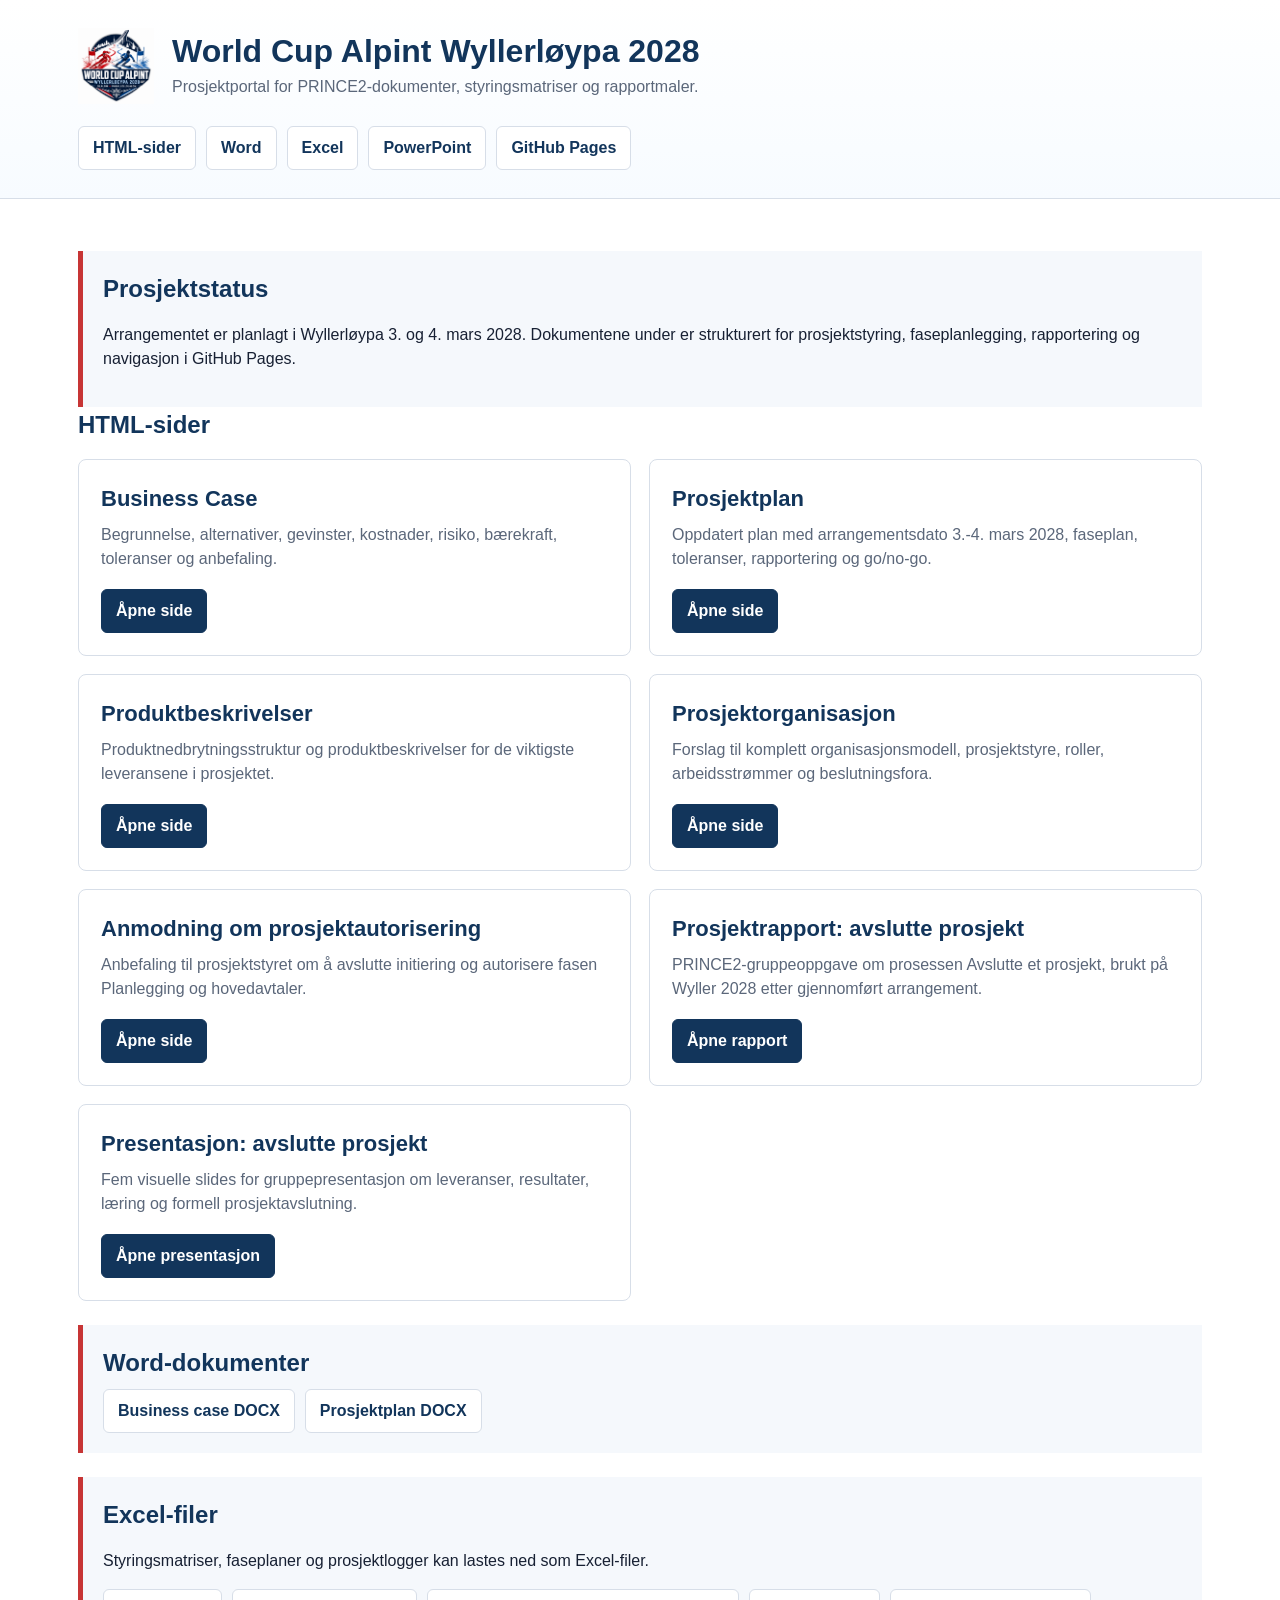
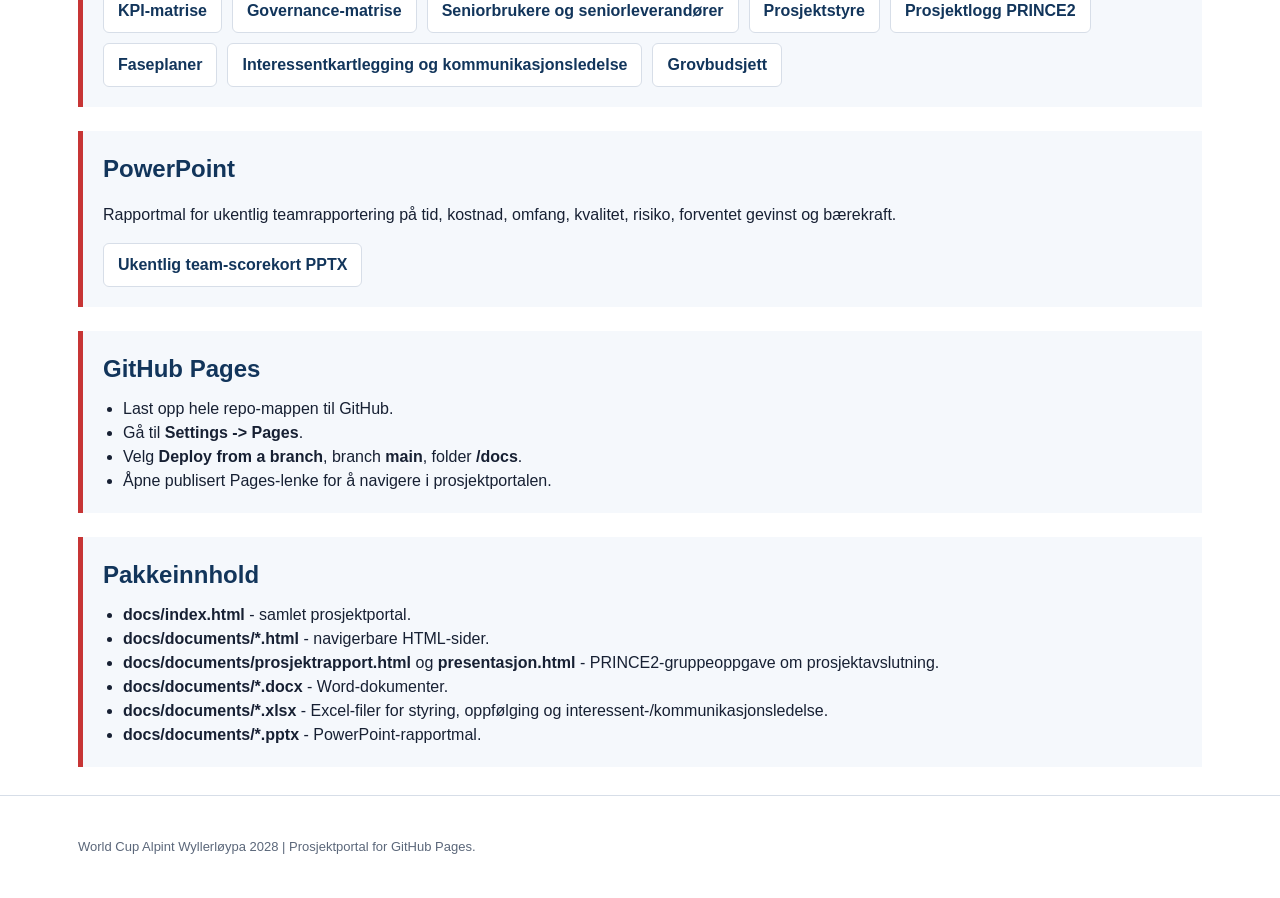
<file: index.html>
<!doctype html>
<html lang="no">
<head>
  <meta charset="utf-8">
  <meta name="viewport" content="width=device-width, initial-scale=1">
  <title>World Cup Alpint Wyllerløypa 2028</title>
  <link rel="stylesheet" href="styles.css">
</head>
<body>
  <header>
    <div class="shell">
      <div class="topbar">
        <img class="logo" src="assets/logo.png" alt="World Cup Alpint Wyllerløypa 2028 logo">
        <div>
          <h1>World Cup Alpint Wyllerløypa 2028</h1>
          <p class="subtitle">Prosjektportal for PRINCE2-dokumenter, styringsmatriser og rapportmaler.</p>
        </div>
      </div>
      <nav aria-label="Hovednavigasjon">
        <a href="#sider">HTML-sider</a>
        <a href="#word">Word</a>
        <a href="#excel">Excel</a>
        <a href="#ppt">PowerPoint</a>
        <a href="#github">GitHub Pages</a>
      </nav>
    </div>
  </header>

  <main class="shell">
    <section class="summary">
      <h2>Prosjektstatus</h2>
      <p>Arrangementet er planlagt i Wyllerløypa 3. og 4. mars 2028. Dokumentene under er strukturert for prosjektstyring, faseplanlegging, rapportering og navigasjon i GitHub Pages.</p>
    </section>

    <section id="sider">
      <h2 class="section-title">HTML-sider</h2>
      <div class="grid">
        <article class="card">
          <h2>Business Case</h2>
          <p>Begrunnelse, alternativer, gevinster, kostnader, risiko, bærekraft, toleranser og anbefaling.</p>
          <div class="actions">
            <a class="button primary" href="documents/business-case.html">Åpne side</a>
          </div>
        </article>

        <article class="card">
          <h2>Prosjektplan</h2>
          <p>Oppdatert plan med arrangementsdato 3.-4. mars 2028, faseplan, toleranser, rapportering og go/no-go.</p>
          <div class="actions">
            <a class="button primary" href="documents/prosjektplan.html">Åpne side</a>
          </div>
        </article>

        <article class="card">
          <h2>Produktbeskrivelser</h2>
          <p>Produktnedbrytningsstruktur og produktbeskrivelser for de viktigste leveransene i prosjektet.</p>
          <div class="actions">
            <a class="button primary" href="documents/produktbeskrivelser.html">Åpne side</a>
          </div>
        </article>

        <article class="card">
          <h2>Prosjektorganisasjon</h2>
          <p>Forslag til komplett organisasjonsmodell, prosjektstyre, roller, arbeidsstrømmer og beslutningsfora.</p>
          <div class="actions">
            <a class="button primary" href="documents/Prosjektorganisasjon-World-Cup-Alpint-Wyllerloypa-2028.html">Åpne side</a>
          </div>
        </article>

        <article class="card">
          <h2>Anmodning om prosjektautorisering</h2>
          <p>Anbefaling til prosjektstyret om å avslutte initiering og autorisere fasen Planlegging og hovedavtaler.</p>
          <div class="actions">
            <a class="button primary" href="documents/anmodning-prosjektautorisering.html">Åpne side</a>
          </div>
        </article>

        <article class="card">
          <h2>Prosjektrapport: avslutte prosjekt</h2>
          <p>PRINCE2-gruppeoppgave om prosessen Avslutte et prosjekt, brukt på Wyller 2028 etter gjennomført arrangement.</p>
          <div class="actions">
            <a class="button primary" href="documents/prosjektrapport.html">Åpne rapport</a>
          </div>
        </article>

        <article class="card">
          <h2>Presentasjon: avslutte prosjekt</h2>
          <p>Fem visuelle slides for gruppepresentasjon om leveranser, resultater, læring og formell prosjektavslutning.</p>
          <div class="actions">
            <a class="button primary" href="documents/presentasjon.html">Åpne presentasjon</a>
          </div>
        </article>
      </div>
    </section>

    <section id="word" class="summary">
      <h2>Word-dokumenter</h2>
      <div class="actions">
        <a class="button" href="documents/business-case.docx">Business case DOCX</a>
        <a class="button" href="documents/prosjektplan.docx">Prosjektplan DOCX</a>
      </div>
    </section>

    <section id="excel" class="summary">
      <h2>Excel-filer</h2>
      <p>Styringsmatriser, faseplaner og prosjektlogger kan lastes ned som Excel-filer.</p>
      <div class="actions">
        <a class="button" href="documents/kpi-matrise.xlsx">KPI-matrise</a>
        <a class="button" href="documents/governance-matrise.xlsx">Governance-matrise</a>
        <a class="button" href="documents/seniorbrukere-seniorleverandorer.xlsx">Seniorbrukere og seniorleverandører</a>
        <a class="button" href="documents/prosjektstyre.xlsx">Prosjektstyre</a>
        <a class="button" href="documents/prosjektlogg.xlsx">Prosjektlogg PRINCE2</a>
        <a class="button" href="documents/faseplaner.xlsx">Faseplaner</a>
        <a class="button" href="documents/Interessentkartlegging-og-kommunikasjonsledelse-World-Cup-Alpint-Wyllerloypa-2028.xlsx">Interessentkartlegging og kommunikasjonsledelse</a>
        <a class="button" href="documents/Grovbudsjett-World-Cup-Alpint-Wyllerloypa-2028.xlsx">Grovbudsjett</a>
      </div>
    </section>

    <section id="ppt" class="summary">
      <h2>PowerPoint</h2>
      <p>Rapportmal for ukentlig teamrapportering på tid, kostnad, omfang, kvalitet, risiko, forventet gevinst og bærekraft.</p>
      <div class="actions">
        <a class="button" href="documents/ukentlig-team-scorekort.pptx">Ukentlig team-scorekort PPTX</a>
      </div>
    </section>

    <section id="github" class="summary">
      <h2>GitHub Pages</h2>
      <ul>
        <li>Last opp hele repo-mappen til GitHub.</li>
        <li>Gå til <strong>Settings -> Pages</strong>.</li>
        <li>Velg <strong>Deploy from a branch</strong>, branch <strong>main</strong>, folder <strong>/docs</strong>.</li>
        <li>Åpne publisert Pages-lenke for å navigere i prosjektportalen.</li>
      </ul>
    </section>

    <section class="summary">
      <h2>Pakkeinnhold</h2>
      <ul>
        <li><strong>docs/index.html</strong> - samlet prosjektportal.</li>
        <li><strong>docs/documents/*.html</strong> - navigerbare HTML-sider.</li>
        <li><strong>docs/documents/prosjektrapport.html</strong> og <strong>presentasjon.html</strong> - PRINCE2-gruppeoppgave om prosjektavslutning.</li>
        <li><strong>docs/documents/*.docx</strong> - Word-dokumenter.</li>
        <li><strong>docs/documents/*.xlsx</strong> - Excel-filer for styring, oppfølging og interessent-/kommunikasjonsledelse.</li>
        <li><strong>docs/documents/*.pptx</strong> - PowerPoint-rapportmal.</li>
      </ul>
    </section>
  </main>

  <footer>
    <div class="shell">
      <p>World Cup Alpint Wyllerløypa 2028 | Prosjektportal for GitHub Pages.</p>
    </div>
  </footer>
</body>
</html>
</file>
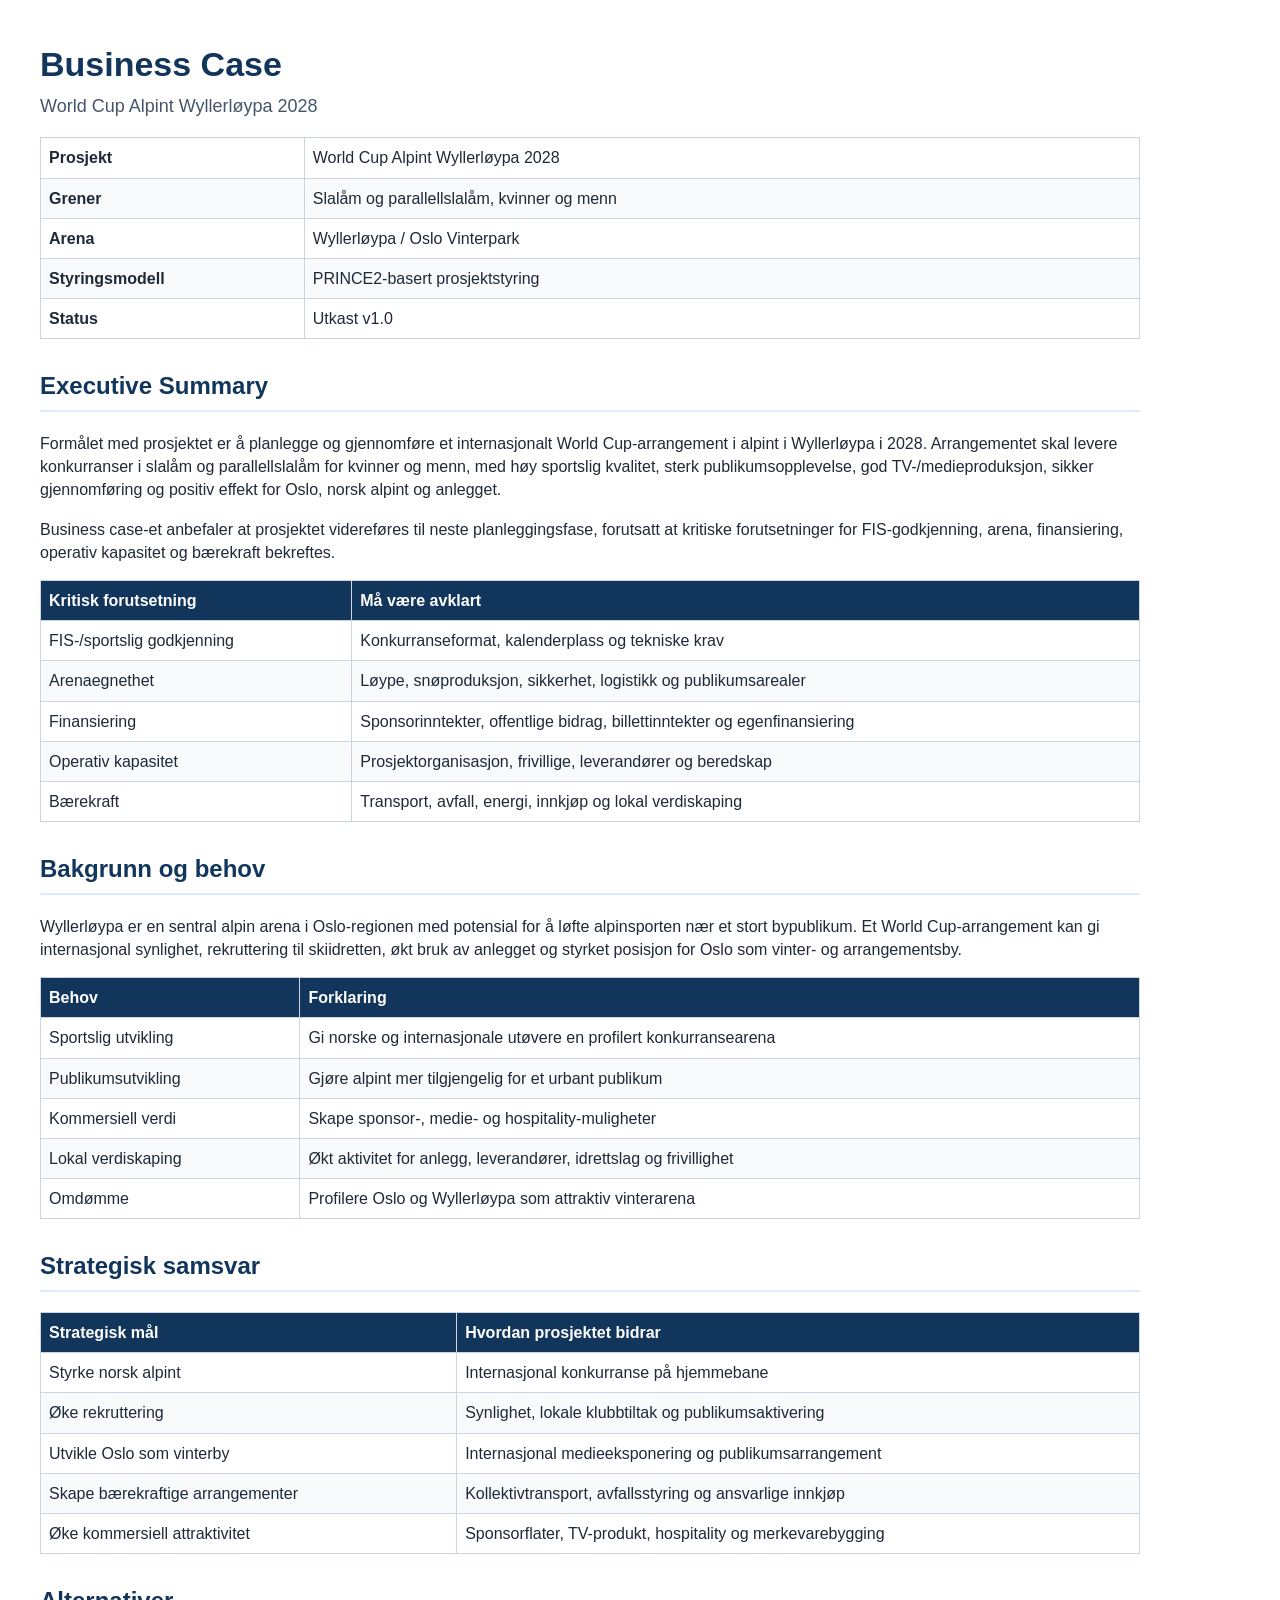
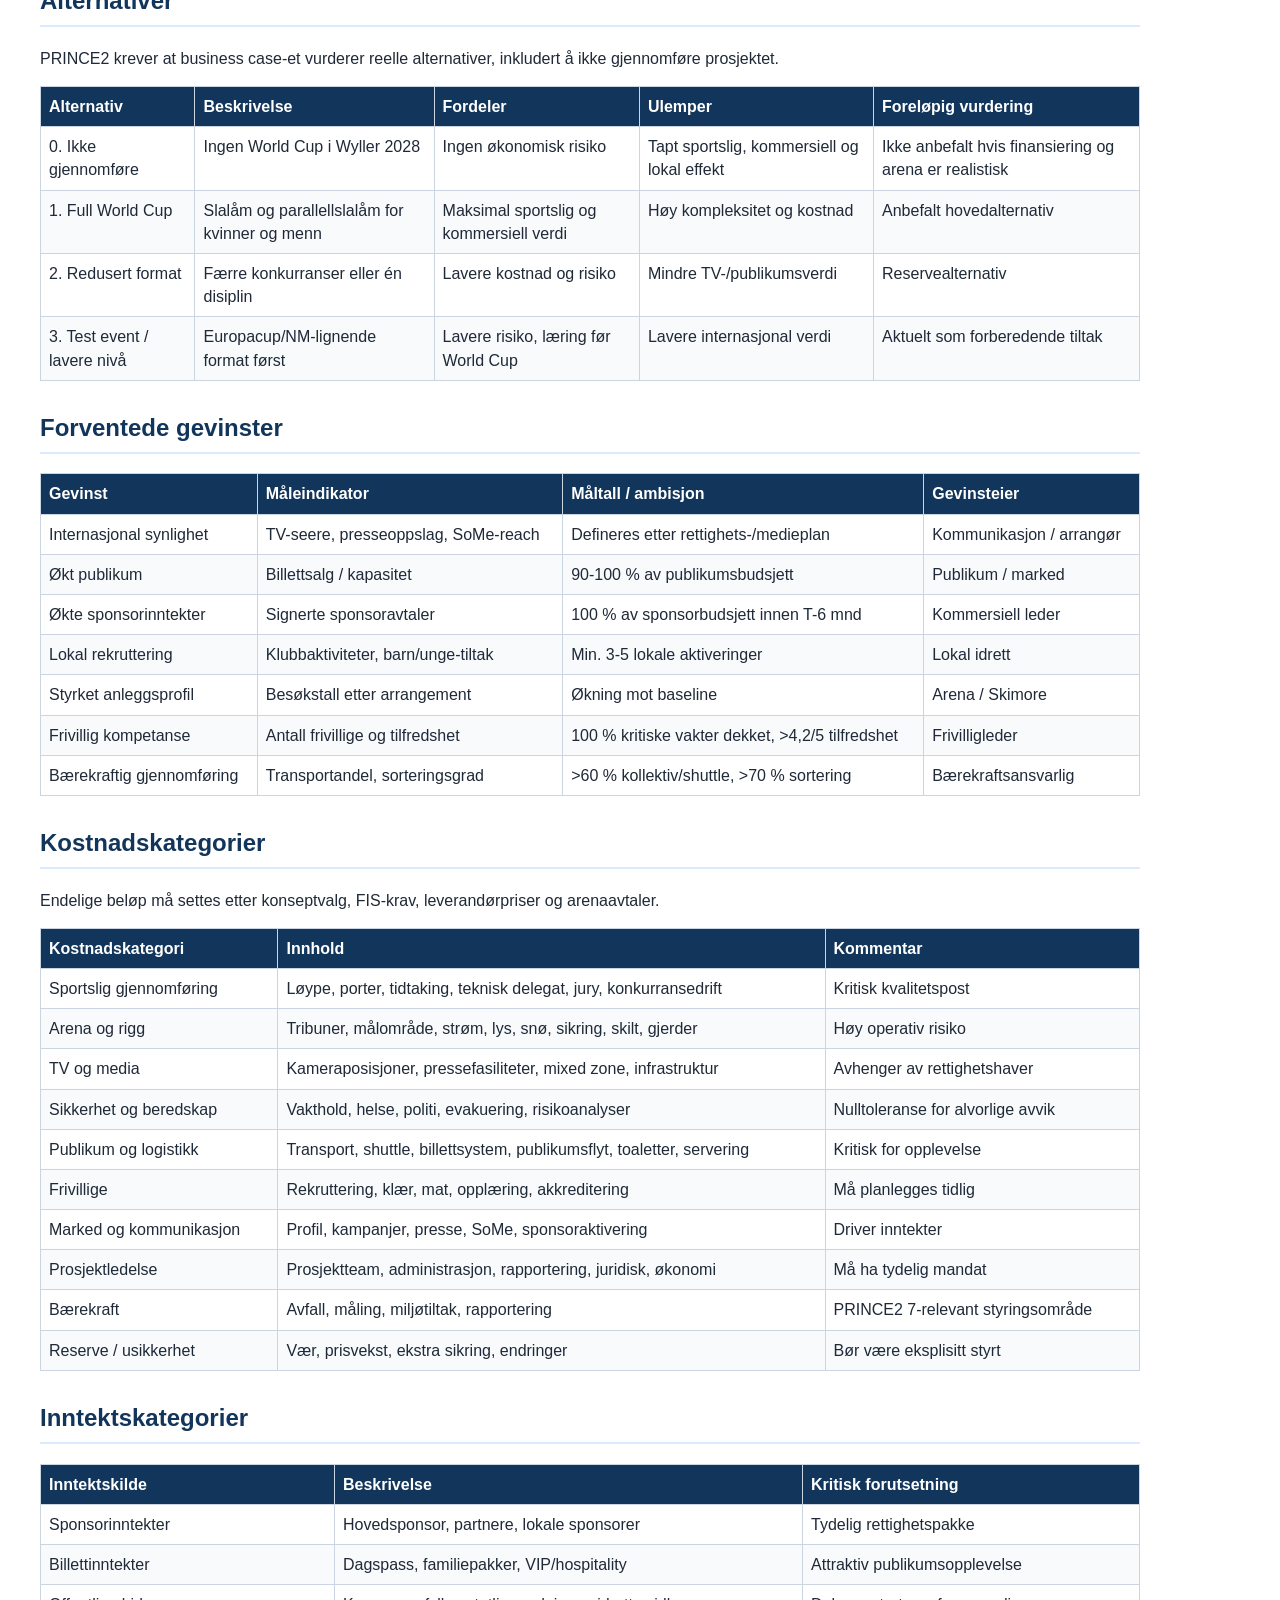
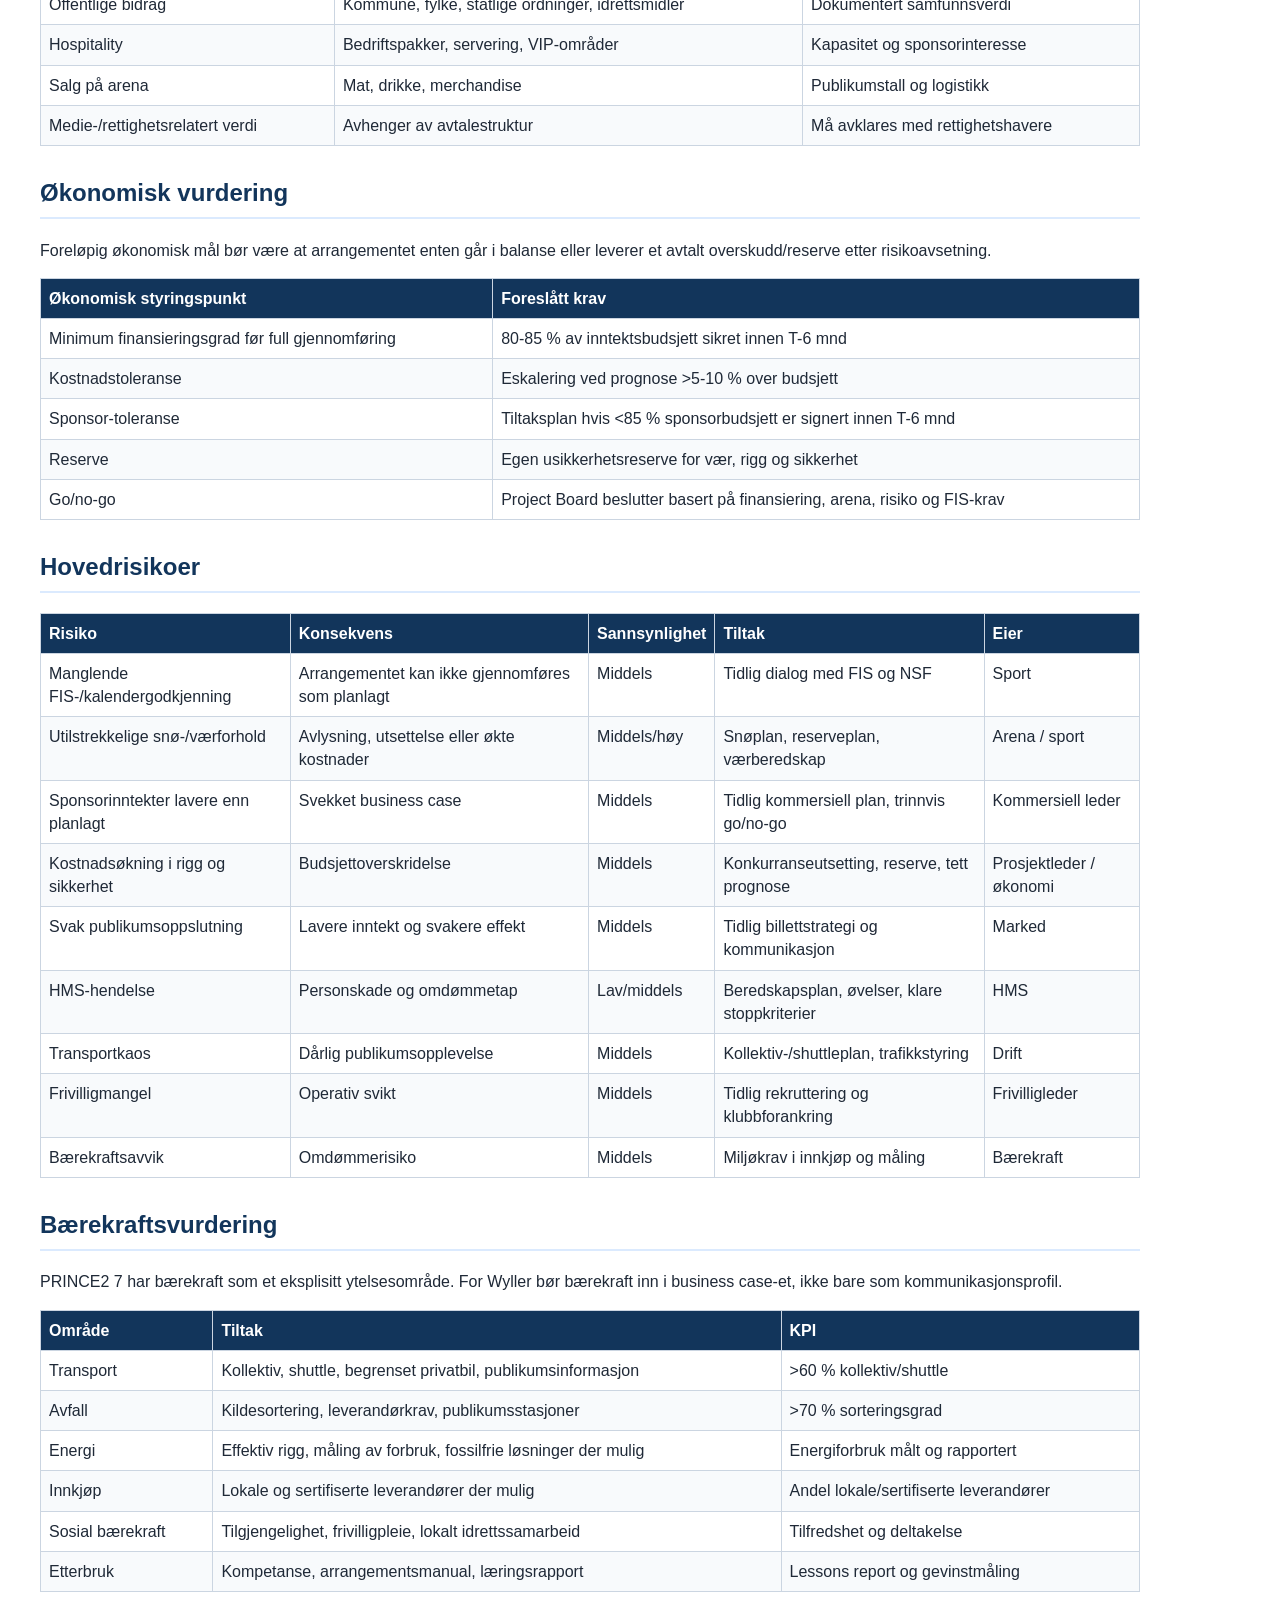
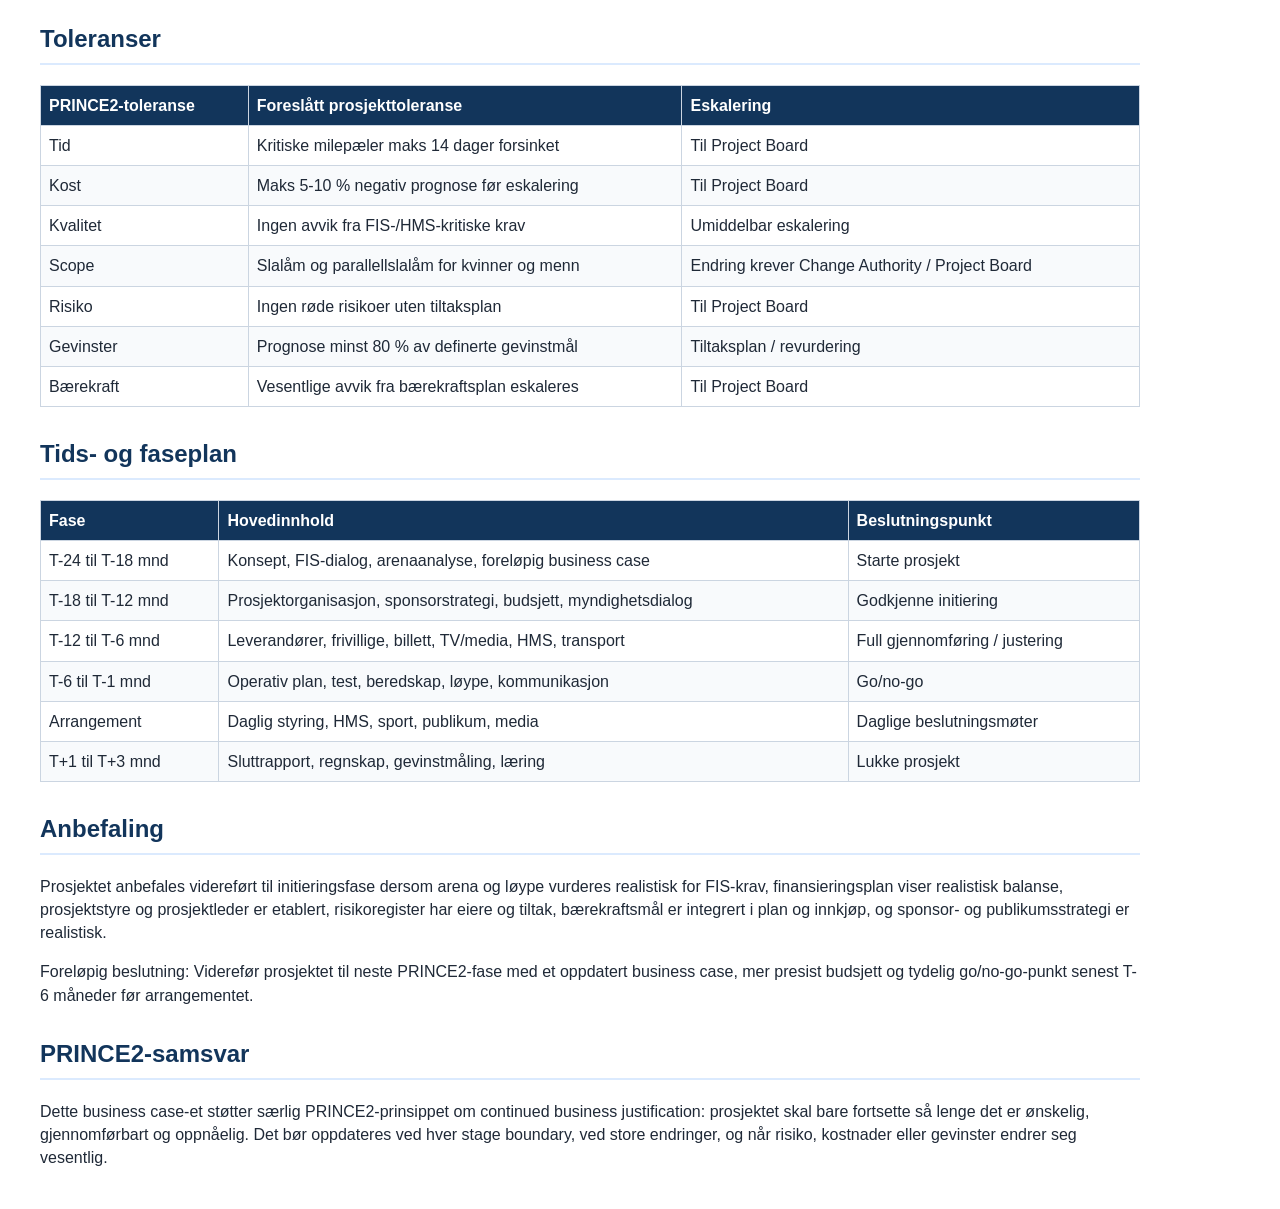
<file: Business-Case-World-Cup-Alpint-Wyllerloypa-2028.html>
<!doctype html><html lang="no"><head><meta charset="utf-8"><title>Business Case - World Cup Alpint Wyllerløypa 2028</title><style>body{font-family:Arial,sans-serif;color:#1f2937;line-height:1.45;margin:40px;max-width:1100px}h1{color:#12355b;font-size:34px;margin-bottom:4px}h2{color:#12355b;margin-top:30px;border-bottom:2px solid #dbeafe;padding-bottom:6px}table{border-collapse:collapse;width:100%;margin:14px 0 22px}th{background:#12355b;color:white;text-align:left}th,td{border:1px solid #cbd5e1;padding:8px;vertical-align:top}tr:nth-child(even) td{background:#f8fafc}.meta td:first-child{font-weight:bold;width:24%}.subtitle{color:#475569;font-size:18px;margin-top:0}</style></head><body>
<h1>Business Case</h1><p class='subtitle'>World Cup Alpint Wyllerløypa 2028</p>
<table class='meta'><tbody><tr><td>Prosjekt</td><td>World Cup Alpint Wyllerløypa 2028</td></tr><tr><td>Grener</td><td>Slalåm og parallellslalåm, kvinner og menn</td></tr><tr><td>Arena</td><td>Wyllerløypa / Oslo Vinterpark</td></tr><tr><td>Styringsmodell</td><td>PRINCE2-basert prosjektstyring</td></tr><tr><td>Status</td><td>Utkast v1.0</td></tr></tbody></table>
<h2>Executive Summary</h2>
<p>Formålet med prosjektet er å planlegge og gjennomføre et internasjonalt World Cup-arrangement i alpint i Wyllerløypa i 2028. Arrangementet skal levere konkurranser i slalåm og parallellslalåm for kvinner og menn, med høy sportslig kvalitet, sterk publikumsopplevelse, god TV-/medieproduksjon, sikker gjennomføring og positiv effekt for Oslo, norsk alpint og anlegget.</p>
<p>Business case-et anbefaler at prosjektet videreføres til neste planleggingsfase, forutsatt at kritiske forutsetninger for FIS-godkjenning, arena, finansiering, operativ kapasitet og bærekraft bekreftes.</p>
<table><thead><tr><th>Kritisk forutsetning</th><th>Må være avklart</th></tr></thead><tbody>
<tr><td>FIS-/sportslig godkjenning</td><td>Konkurranseformat, kalenderplass og tekniske krav</td></tr>
<tr><td>Arenaegnethet</td><td>Løype, snøproduksjon, sikkerhet, logistikk og publikumsarealer</td></tr>
<tr><td>Finansiering</td><td>Sponsorinntekter, offentlige bidrag, billettinntekter og egenfinansiering</td></tr>
<tr><td>Operativ kapasitet</td><td>Prosjektorganisasjon, frivillige, leverandører og beredskap</td></tr>
<tr><td>Bærekraft</td><td>Transport, avfall, energi, innkjøp og lokal verdiskaping</td></tr>
</tbody></table>
<h2>Bakgrunn og behov</h2>
<p>Wyllerløypa er en sentral alpin arena i Oslo-regionen med potensial for å løfte alpinsporten nær et stort bypublikum. Et World Cup-arrangement kan gi internasjonal synlighet, rekruttering til skiidretten, økt bruk av anlegget og styrket posisjon for Oslo som vinter- og arrangementsby.</p>
<table><thead><tr><th>Behov</th><th>Forklaring</th></tr></thead><tbody>
<tr><td>Sportslig utvikling</td><td>Gi norske og internasjonale utøvere en profilert konkurransearena</td></tr>
<tr><td>Publikumsutvikling</td><td>Gjøre alpint mer tilgjengelig for et urbant publikum</td></tr>
<tr><td>Kommersiell verdi</td><td>Skape sponsor-, medie- og hospitality-muligheter</td></tr>
<tr><td>Lokal verdiskaping</td><td>Økt aktivitet for anlegg, leverandører, idrettslag og frivillighet</td></tr>
<tr><td>Omdømme</td><td>Profilere Oslo og Wyllerløypa som attraktiv vinterarena</td></tr>
</tbody></table>
<h2>Strategisk samsvar</h2>
<table><thead><tr><th>Strategisk mål</th><th>Hvordan prosjektet bidrar</th></tr></thead><tbody>
<tr><td>Styrke norsk alpint</td><td>Internasjonal konkurranse på hjemmebane</td></tr>
<tr><td>Øke rekruttering</td><td>Synlighet, lokale klubbtiltak og publikumsaktivering</td></tr>
<tr><td>Utvikle Oslo som vinterby</td><td>Internasjonal medieeksponering og publikumsarrangement</td></tr>
<tr><td>Skape bærekraftige arrangementer</td><td>Kollektivtransport, avfallsstyring og ansvarlige innkjøp</td></tr>
<tr><td>Øke kommersiell attraktivitet</td><td>Sponsorflater, TV-produkt, hospitality og merkevarebygging</td></tr>
</tbody></table>
<h2>Alternativer</h2>
<p>PRINCE2 krever at business case-et vurderer reelle alternativer, inkludert å ikke gjennomføre prosjektet.</p>
<table><thead><tr><th>Alternativ</th><th>Beskrivelse</th><th>Fordeler</th><th>Ulemper</th><th>Foreløpig vurdering</th></tr></thead><tbody>
<tr><td>0. Ikke gjennomføre</td><td>Ingen World Cup i Wyller 2028</td><td>Ingen økonomisk risiko</td><td>Tapt sportslig, kommersiell og lokal effekt</td><td>Ikke anbefalt hvis finansiering og arena er realistisk</td></tr>
<tr><td>1. Full World Cup</td><td>Slalåm og parallellslalåm for kvinner og menn</td><td>Maksimal sportslig og kommersiell verdi</td><td>Høy kompleksitet og kostnad</td><td>Anbefalt hovedalternativ</td></tr>
<tr><td>2. Redusert format</td><td>Færre konkurranser eller én disiplin</td><td>Lavere kostnad og risiko</td><td>Mindre TV-/publikumsverdi</td><td>Reservealternativ</td></tr>
<tr><td>3. Test event / lavere nivå</td><td>Europacup/NM-lignende format først</td><td>Lavere risiko, læring før World Cup</td><td>Lavere internasjonal verdi</td><td>Aktuelt som forberedende tiltak</td></tr>
</tbody></table>
<h2>Forventede gevinster</h2>
<table><thead><tr><th>Gevinst</th><th>Måleindikator</th><th>Måltall / ambisjon</th><th>Gevinsteier</th></tr></thead><tbody>
<tr><td>Internasjonal synlighet</td><td>TV-seere, presseoppslag, SoMe-reach</td><td>Defineres etter rettighets-/medieplan</td><td>Kommunikasjon / arrangør</td></tr>
<tr><td>Økt publikum</td><td>Billettsalg / kapasitet</td><td>90-100 % av publikumsbudsjett</td><td>Publikum / marked</td></tr>
<tr><td>Økte sponsorinntekter</td><td>Signerte sponsoravtaler</td><td>100 % av sponsorbudsjett innen T-6 mnd</td><td>Kommersiell leder</td></tr>
<tr><td>Lokal rekruttering</td><td>Klubbaktiviteter, barn/unge-tiltak</td><td>Min. 3-5 lokale aktiveringer</td><td>Lokal idrett</td></tr>
<tr><td>Styrket anleggsprofil</td><td>Besøkstall etter arrangement</td><td>Økning mot baseline</td><td>Arena / Skimore</td></tr>
<tr><td>Frivillig kompetanse</td><td>Antall frivillige og tilfredshet</td><td>100 % kritiske vakter dekket, &gt;4,2/5 tilfredshet</td><td>Frivilligleder</td></tr>
<tr><td>Bærekraftig gjennomføring</td><td>Transportandel, sorteringsgrad</td><td>&gt;60 % kollektiv/shuttle, &gt;70 % sortering</td><td>Bærekraftsansvarlig</td></tr>
</tbody></table>
<h2>Kostnadskategorier</h2>
<p>Endelige beløp må settes etter konseptvalg, FIS-krav, leverandørpriser og arenaavtaler.</p>
<table><thead><tr><th>Kostnadskategori</th><th>Innhold</th><th>Kommentar</th></tr></thead><tbody>
<tr><td>Sportslig gjennomføring</td><td>Løype, porter, tidtaking, teknisk delegat, jury, konkurransedrift</td><td>Kritisk kvalitetspost</td></tr>
<tr><td>Arena og rigg</td><td>Tribuner, målområde, strøm, lys, snø, sikring, skilt, gjerder</td><td>Høy operativ risiko</td></tr>
<tr><td>TV og media</td><td>Kameraposisjoner, pressefasiliteter, mixed zone, infrastruktur</td><td>Avhenger av rettighetshaver</td></tr>
<tr><td>Sikkerhet og beredskap</td><td>Vakthold, helse, politi, evakuering, risikoanalyser</td><td>Nulltoleranse for alvorlige avvik</td></tr>
<tr><td>Publikum og logistikk</td><td>Transport, shuttle, billettsystem, publikumsflyt, toaletter, servering</td><td>Kritisk for opplevelse</td></tr>
<tr><td>Frivillige</td><td>Rekruttering, klær, mat, opplæring, akkreditering</td><td>Må planlegges tidlig</td></tr>
<tr><td>Marked og kommunikasjon</td><td>Profil, kampanjer, presse, SoMe, sponsoraktivering</td><td>Driver inntekter</td></tr>
<tr><td>Prosjektledelse</td><td>Prosjektteam, administrasjon, rapportering, juridisk, økonomi</td><td>Må ha tydelig mandat</td></tr>
<tr><td>Bærekraft</td><td>Avfall, måling, miljøtiltak, rapportering</td><td>PRINCE2 7-relevant styringsområde</td></tr>
<tr><td>Reserve / usikkerhet</td><td>Vær, prisvekst, ekstra sikring, endringer</td><td>Bør være eksplisitt styrt</td></tr>
</tbody></table>
<h2>Inntektskategorier</h2>
<table><thead><tr><th>Inntektskilde</th><th>Beskrivelse</th><th>Kritisk forutsetning</th></tr></thead><tbody>
<tr><td>Sponsorinntekter</td><td>Hovedsponsor, partnere, lokale sponsorer</td><td>Tydelig rettighetspakke</td></tr>
<tr><td>Billettinntekter</td><td>Dagspass, familiepakker, VIP/hospitality</td><td>Attraktiv publikumsopplevelse</td></tr>
<tr><td>Offentlige bidrag</td><td>Kommune, fylke, statlige ordninger, idrettsmidler</td><td>Dokumentert samfunnsverdi</td></tr>
<tr><td>Hospitality</td><td>Bedriftspakker, servering, VIP-områder</td><td>Kapasitet og sponsorinteresse</td></tr>
<tr><td>Salg på arena</td><td>Mat, drikke, merchandise</td><td>Publikumstall og logistikk</td></tr>
<tr><td>Medie-/rettighetsrelatert verdi</td><td>Avhenger av avtalestruktur</td><td>Må avklares med rettighetshavere</td></tr>
</tbody></table>
<h2>Økonomisk vurdering</h2>
<p>Foreløpig økonomisk mål bør være at arrangementet enten går i balanse eller leverer et avtalt overskudd/reserve etter risikoavsetning.</p>
<table><thead><tr><th>Økonomisk styringspunkt</th><th>Foreslått krav</th></tr></thead><tbody>
<tr><td>Minimum finansieringsgrad før full gjennomføring</td><td>80-85 % av inntektsbudsjett sikret innen T-6 mnd</td></tr>
<tr><td>Kostnadstoleranse</td><td>Eskalering ved prognose &gt;5-10 % over budsjett</td></tr>
<tr><td>Sponsor-toleranse</td><td>Tiltaksplan hvis &lt;85 % sponsorbudsjett er signert innen T-6 mnd</td></tr>
<tr><td>Reserve</td><td>Egen usikkerhetsreserve for vær, rigg og sikkerhet</td></tr>
<tr><td>Go/no-go</td><td>Project Board beslutter basert på finansiering, arena, risiko og FIS-krav</td></tr>
</tbody></table>
<h2>Hovedrisikoer</h2>
<table><thead><tr><th>Risiko</th><th>Konsekvens</th><th>Sannsynlighet</th><th>Tiltak</th><th>Eier</th></tr></thead><tbody>
<tr><td>Manglende FIS-/kalendergodkjenning</td><td>Arrangementet kan ikke gjennomføres som planlagt</td><td>Middels</td><td>Tidlig dialog med FIS og NSF</td><td>Sport</td></tr>
<tr><td>Utilstrekkelige snø-/værforhold</td><td>Avlysning, utsettelse eller økte kostnader</td><td>Middels/høy</td><td>Snøplan, reserveplan, værberedskap</td><td>Arena / sport</td></tr>
<tr><td>Sponsorinntekter lavere enn planlagt</td><td>Svekket business case</td><td>Middels</td><td>Tidlig kommersiell plan, trinnvis go/no-go</td><td>Kommersiell leder</td></tr>
<tr><td>Kostnadsøkning i rigg og sikkerhet</td><td>Budsjettoverskridelse</td><td>Middels</td><td>Konkurranseutsetting, reserve, tett prognose</td><td>Prosjektleder / økonomi</td></tr>
<tr><td>Svak publikumsoppslutning</td><td>Lavere inntekt og svakere effekt</td><td>Middels</td><td>Tidlig billettstrategi og kommunikasjon</td><td>Marked</td></tr>
<tr><td>HMS-hendelse</td><td>Personskade og omdømmetap</td><td>Lav/middels</td><td>Beredskapsplan, øvelser, klare stoppkriterier</td><td>HMS</td></tr>
<tr><td>Transportkaos</td><td>Dårlig publikumsopplevelse</td><td>Middels</td><td>Kollektiv-/shuttleplan, trafikkstyring</td><td>Drift</td></tr>
<tr><td>Frivilligmangel</td><td>Operativ svikt</td><td>Middels</td><td>Tidlig rekruttering og klubbforankring</td><td>Frivilligleder</td></tr>
<tr><td>Bærekraftsavvik</td><td>Omdømmerisiko</td><td>Middels</td><td>Miljøkrav i innkjøp og måling</td><td>Bærekraft</td></tr>
</tbody></table>
<h2>Bærekraftsvurdering</h2>
<p>PRINCE2 7 har bærekraft som et eksplisitt ytelsesområde. For Wyller bør bærekraft inn i business case-et, ikke bare som kommunikasjonsprofil.</p>
<table><thead><tr><th>Område</th><th>Tiltak</th><th>KPI</th></tr></thead><tbody>
<tr><td>Transport</td><td>Kollektiv, shuttle, begrenset privatbil, publikumsinformasjon</td><td>&gt;60 % kollektiv/shuttle</td></tr>
<tr><td>Avfall</td><td>Kildesortering, leverandørkrav, publikumsstasjoner</td><td>&gt;70 % sorteringsgrad</td></tr>
<tr><td>Energi</td><td>Effektiv rigg, måling av forbruk, fossilfrie løsninger der mulig</td><td>Energiforbruk målt og rapportert</td></tr>
<tr><td>Innkjøp</td><td>Lokale og sertifiserte leverandører der mulig</td><td>Andel lokale/sertifiserte leverandører</td></tr>
<tr><td>Sosial bærekraft</td><td>Tilgjengelighet, frivilligpleie, lokalt idrettssamarbeid</td><td>Tilfredshet og deltakelse</td></tr>
<tr><td>Etterbruk</td><td>Kompetanse, arrangementsmanual, læringsrapport</td><td>Lessons report og gevinstmåling</td></tr>
</tbody></table>
<h2>Toleranser</h2>
<table><thead><tr><th>PRINCE2-toleranse</th><th>Foreslått prosjekttoleranse</th><th>Eskalering</th></tr></thead><tbody>
<tr><td>Tid</td><td>Kritiske milepæler maks 14 dager forsinket</td><td>Til Project Board</td></tr>
<tr><td>Kost</td><td>Maks 5-10 % negativ prognose før eskalering</td><td>Til Project Board</td></tr>
<tr><td>Kvalitet</td><td>Ingen avvik fra FIS-/HMS-kritiske krav</td><td>Umiddelbar eskalering</td></tr>
<tr><td>Scope</td><td>Slalåm og parallellslalåm for kvinner og menn</td><td>Endring krever Change Authority / Project Board</td></tr>
<tr><td>Risiko</td><td>Ingen røde risikoer uten tiltaksplan</td><td>Til Project Board</td></tr>
<tr><td>Gevinster</td><td>Prognose minst 80 % av definerte gevinstmål</td><td>Tiltaksplan / revurdering</td></tr>
<tr><td>Bærekraft</td><td>Vesentlige avvik fra bærekraftsplan eskaleres</td><td>Til Project Board</td></tr>
</tbody></table>
<h2>Tids- og faseplan</h2>
<table><thead><tr><th>Fase</th><th>Hovedinnhold</th><th>Beslutningspunkt</th></tr></thead><tbody>
<tr><td>T-24 til T-18 mnd</td><td>Konsept, FIS-dialog, arenaanalyse, foreløpig business case</td><td>Starte prosjekt</td></tr>
<tr><td>T-18 til T-12 mnd</td><td>Prosjektorganisasjon, sponsorstrategi, budsjett, myndighetsdialog</td><td>Godkjenne initiering</td></tr>
<tr><td>T-12 til T-6 mnd</td><td>Leverandører, frivillige, billett, TV/media, HMS, transport</td><td>Full gjennomføring / justering</td></tr>
<tr><td>T-6 til T-1 mnd</td><td>Operativ plan, test, beredskap, løype, kommunikasjon</td><td>Go/no-go</td></tr>
<tr><td>Arrangement</td><td>Daglig styring, HMS, sport, publikum, media</td><td>Daglige beslutningsmøter</td></tr>
<tr><td>T+1 til T+3 mnd</td><td>Sluttrapport, regnskap, gevinstmåling, læring</td><td>Lukke prosjekt</td></tr>
</tbody></table>
<h2>Anbefaling</h2>
<p>Prosjektet anbefales videreført til initieringsfase dersom arena og løype vurderes realistisk for FIS-krav, finansieringsplan viser realistisk balanse, prosjektstyre og prosjektleder er etablert, risikoregister har eiere og tiltak, bærekraftsmål er integrert i plan og innkjøp, og sponsor- og publikumsstrategi er realistisk.</p>
<p>Foreløpig beslutning: Viderefør prosjektet til neste PRINCE2-fase med et oppdatert business case, mer presist budsjett og tydelig go/no-go-punkt senest T-6 måneder før arrangementet.</p>
<h2>PRINCE2-samsvar</h2>
<p>Dette business case-et støtter særlig PRINCE2-prinsippet om continued business justification: prosjektet skal bare fortsette så lenge det er ønskelig, gjennomførbart og oppnåelig. Det bør oppdateres ved hver stage boundary, ved store endringer, og når risiko, kostnader eller gevinster endrer seg vesentlig.</p>
</body></html>
</file>
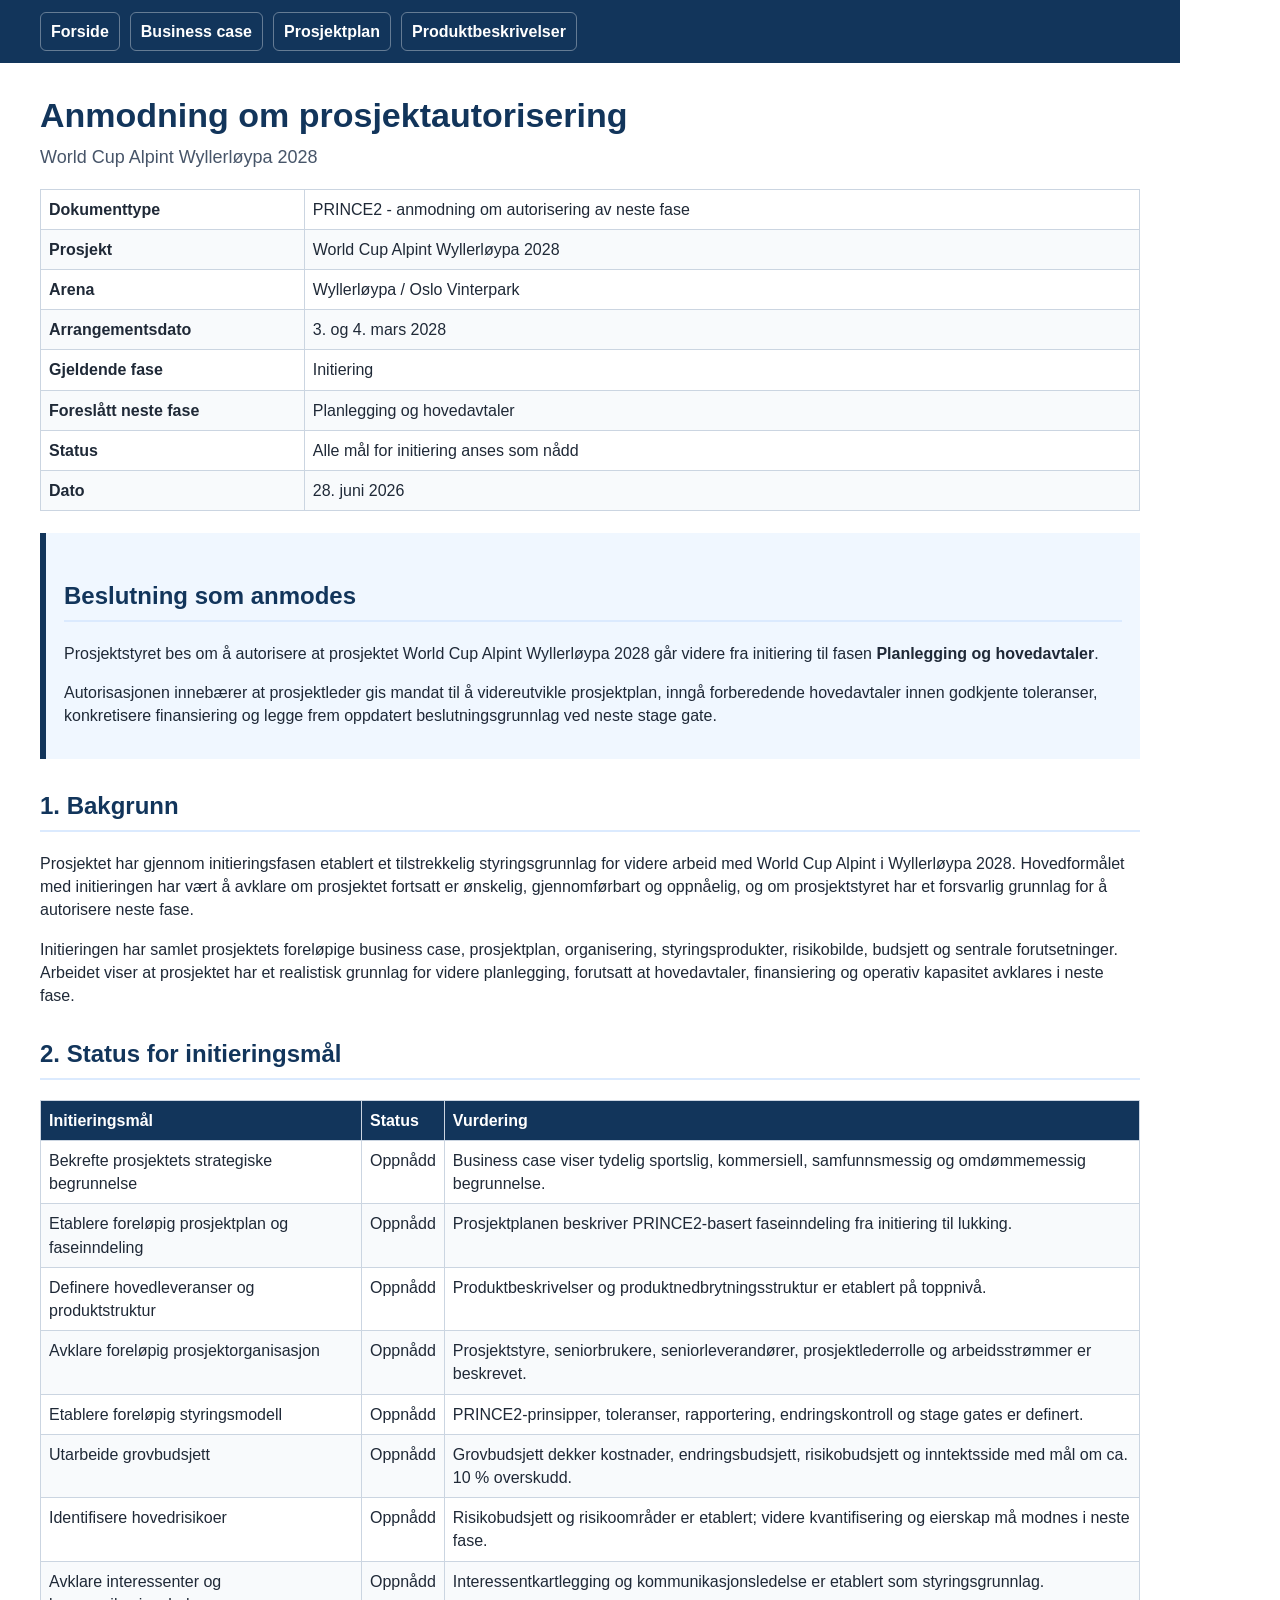
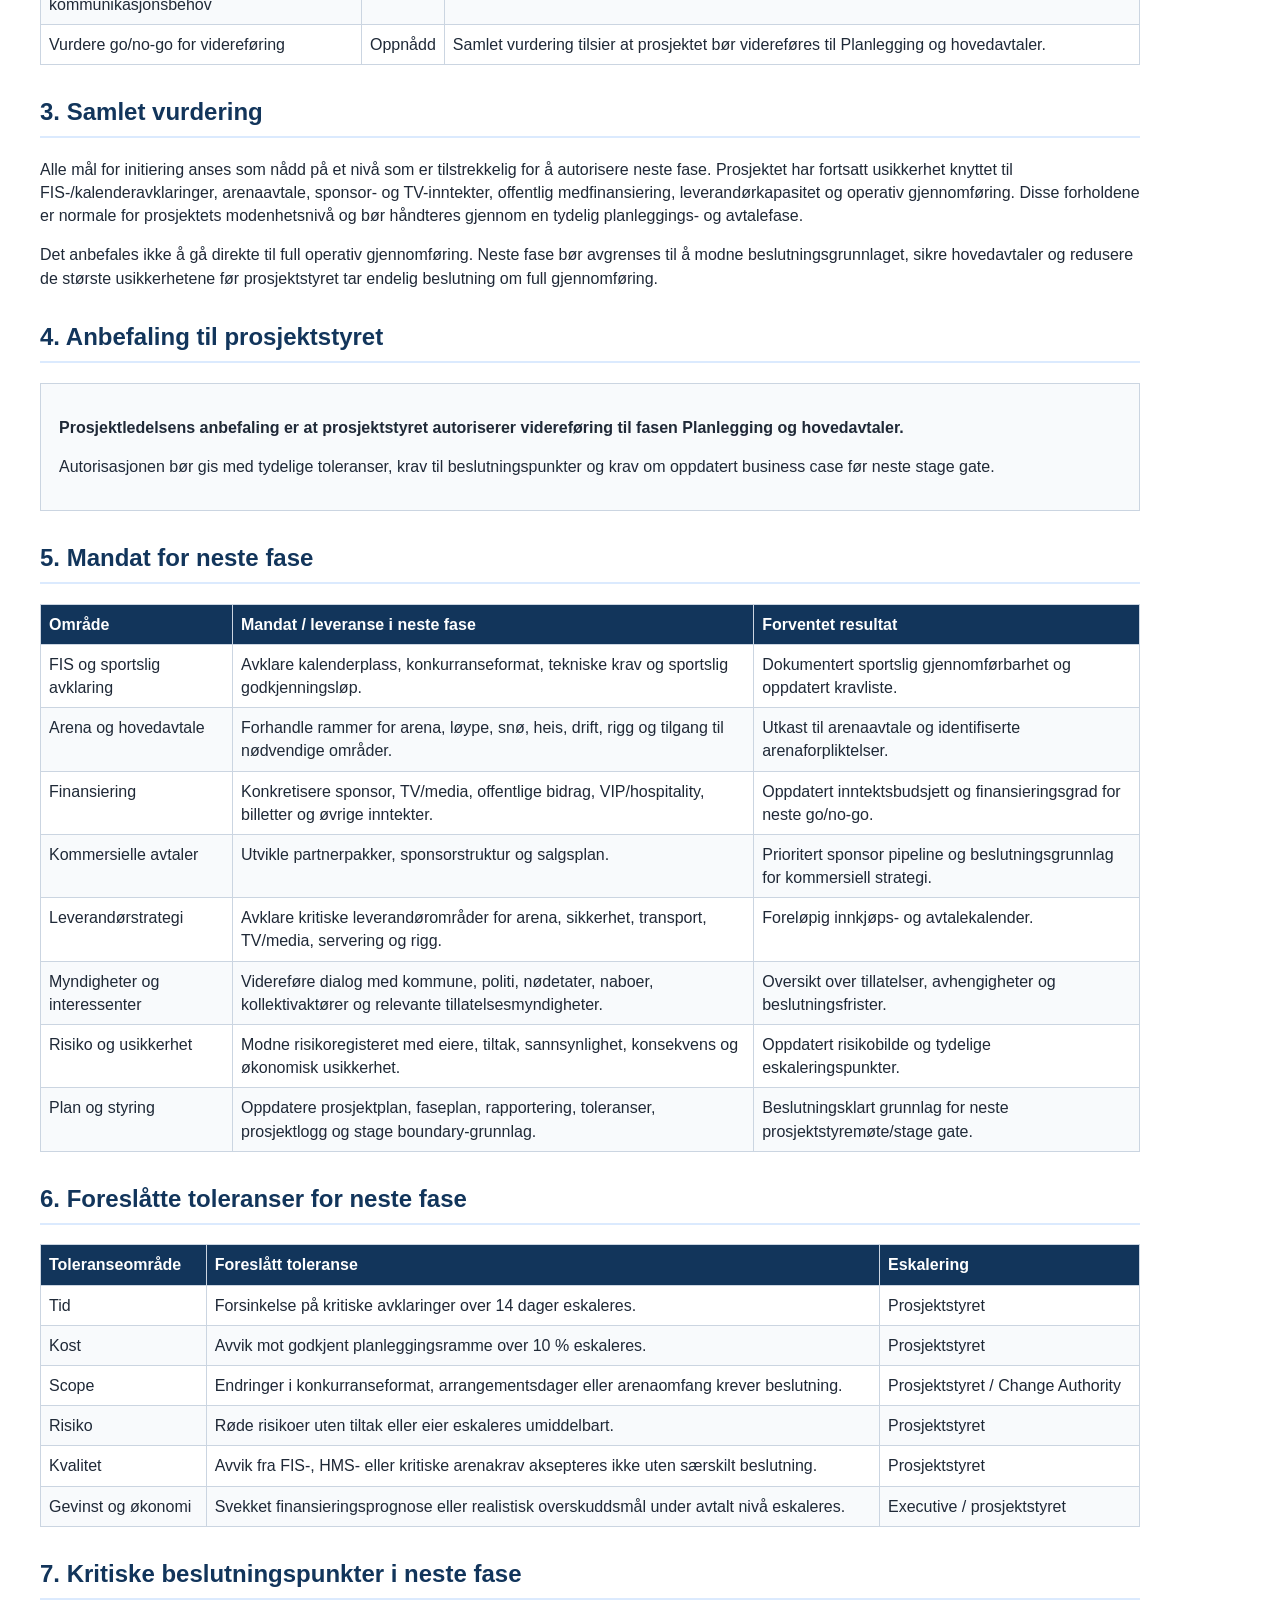
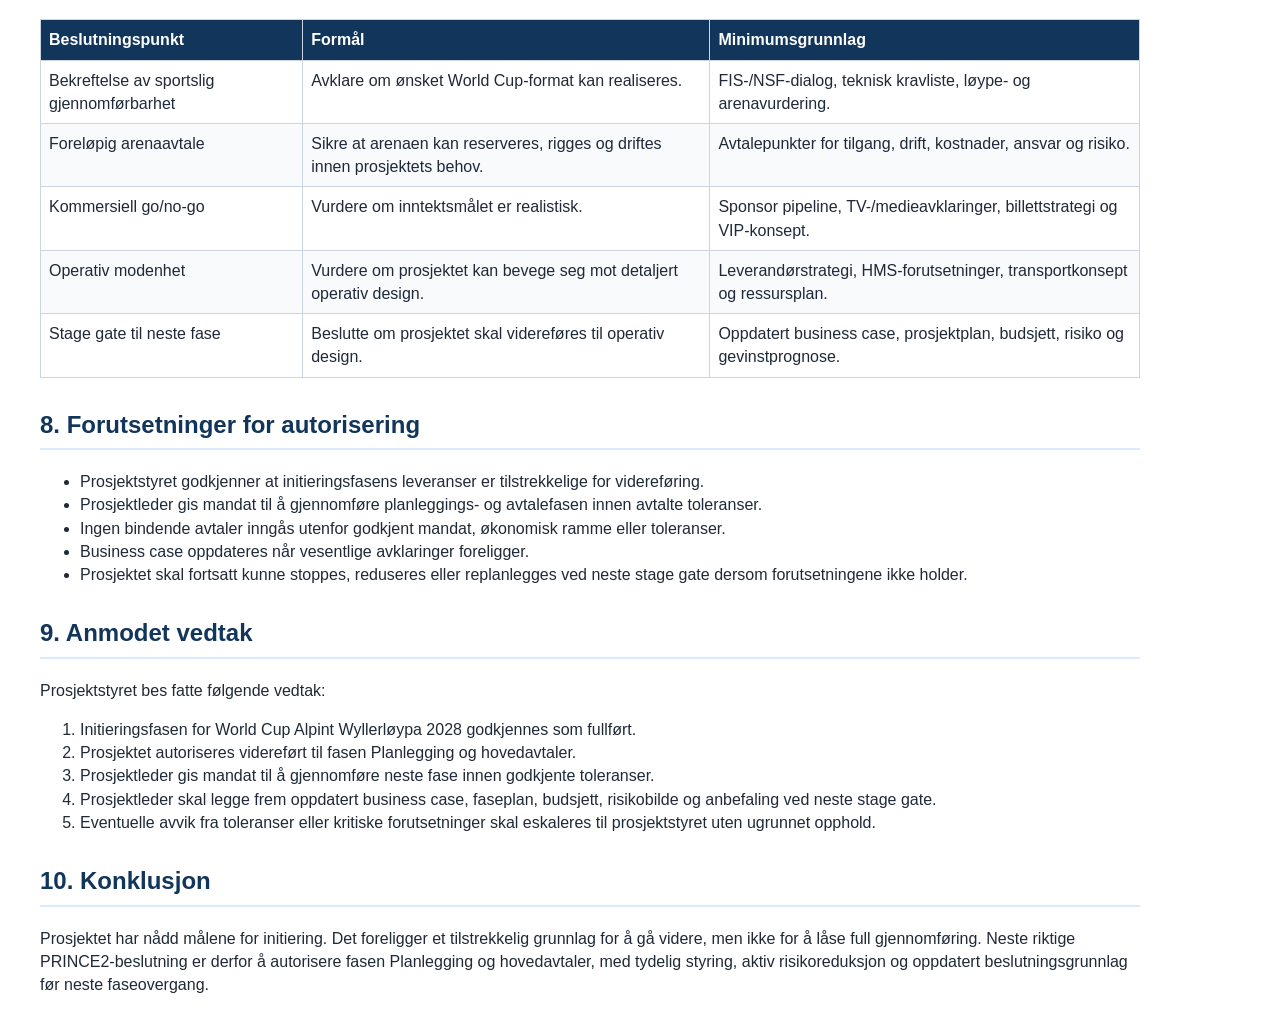
<file: documents/anmodning-prosjektautorisering.html>
<!doctype html>
<html lang="no">
<head>
  <meta charset="utf-8">
  <title>Anmodning om prosjektautorisering - World Cup Alpint Wyllerløypa 2028</title>
  <style>
    body{font-family:Arial,sans-serif;color:#1f2937;line-height:1.45;margin:40px;max-width:1100px}
    h1{color:#12355b;font-size:34px;margin-bottom:4px}
    h2{color:#12355b;margin-top:30px;border-bottom:2px solid #dbeafe;padding-bottom:6px}
    h3{color:#12355b;margin-top:22px}
    table{border-collapse:collapse;width:100%;margin:14px 0 22px}
    th{background:#12355b;color:white;text-align:left}
    th,td{border:1px solid #cbd5e1;padding:8px;vertical-align:top}
    tr:nth-child(even) td{background:#f8fafc}
    .meta td:first-child{font-weight:bold;width:24%}
    .subtitle{color:#475569;font-size:18px;margin-top:0}
    .decision{background:#f0f7ff;border-left:6px solid #12355b;padding:16px 18px;margin:20px 0}
    .recommendation{background:#f8fafc;border:1px solid #cbd5e1;padding:16px 18px;margin:20px 0}
    .site-nav{position:sticky;top:0;z-index:10;background:#12355b;margin:-40px -40px 28px;padding:12px 40px;display:flex;gap:10px;flex-wrap:wrap}
    .site-nav a{color:#fff;text-decoration:none;border:1px solid rgba(255,255,255,.35);border-radius:6px;padding:7px 10px;font-weight:700}
    .site-nav a:hover{background:rgba(255,255,255,.12)}
    @media(max-width:760px){body{margin:20px}.site-nav{margin:-20px -20px 22px;padding:10px 20px}}
  </style>
</head>
<body>
<div class="site-nav">
  <a href="../index.html">Forside</a>
  <a href="business-case.html">Business case</a>
  <a href="prosjektplan.html">Prosjektplan</a>
  <a href="produktbeskrivelser.html">Produktbeskrivelser</a>
</div>

<h1>Anmodning om prosjektautorisering</h1>
<p class="subtitle">World Cup Alpint Wyllerløypa 2028</p>

<table class="meta">
  <tbody>
    <tr><td>Dokumenttype</td><td>PRINCE2 - anmodning om autorisering av neste fase</td></tr>
    <tr><td>Prosjekt</td><td>World Cup Alpint Wyllerløypa 2028</td></tr>
    <tr><td>Arena</td><td>Wyllerløypa / Oslo Vinterpark</td></tr>
    <tr><td>Arrangementsdato</td><td>3. og 4. mars 2028</td></tr>
    <tr><td>Gjeldende fase</td><td>Initiering</td></tr>
    <tr><td>Foreslått neste fase</td><td>Planlegging og hovedavtaler</td></tr>
    <tr><td>Status</td><td>Alle mål for initiering anses som nådd</td></tr>
    <tr><td>Dato</td><td>28. juni 2026</td></tr>
  </tbody>
</table>

<div class="decision">
  <h2>Beslutning som anmodes</h2>
  <p>Prosjektstyret bes om å autorisere at prosjektet World Cup Alpint Wyllerløypa 2028 går videre fra initiering til fasen <strong>Planlegging og hovedavtaler</strong>.</p>
  <p>Autorisasjonen innebærer at prosjektleder gis mandat til å videreutvikle prosjektplan, inngå forberedende hovedavtaler innen godkjente toleranser, konkretisere finansiering og legge frem oppdatert beslutningsgrunnlag ved neste stage gate.</p>
</div>

<h2>1. Bakgrunn</h2>
<p>Prosjektet har gjennom initieringsfasen etablert et tilstrekkelig styringsgrunnlag for videre arbeid med World Cup Alpint i Wyllerløypa 2028. Hovedformålet med initieringen har vært å avklare om prosjektet fortsatt er ønskelig, gjennomførbart og oppnåelig, og om prosjektstyret har et forsvarlig grunnlag for å autorisere neste fase.</p>
<p>Initieringen har samlet prosjektets foreløpige business case, prosjektplan, organisering, styringsprodukter, risikobilde, budsjett og sentrale forutsetninger. Arbeidet viser at prosjektet har et realistisk grunnlag for videre planlegging, forutsatt at hovedavtaler, finansiering og operativ kapasitet avklares i neste fase.</p>

<h2>2. Status for initieringsmål</h2>
<table>
  <thead>
    <tr><th>Initieringsmål</th><th>Status</th><th>Vurdering</th></tr>
  </thead>
  <tbody>
    <tr><td>Bekrefte prosjektets strategiske begrunnelse</td><td>Oppnådd</td><td>Business case viser tydelig sportslig, kommersiell, samfunnsmessig og omdømmemessig begrunnelse.</td></tr>
    <tr><td>Etablere foreløpig prosjektplan og faseinndeling</td><td>Oppnådd</td><td>Prosjektplanen beskriver PRINCE2-basert faseinndeling fra initiering til lukking.</td></tr>
    <tr><td>Definere hovedleveranser og produktstruktur</td><td>Oppnådd</td><td>Produktbeskrivelser og produktnedbrytningsstruktur er etablert på toppnivå.</td></tr>
    <tr><td>Avklare foreløpig prosjektorganisasjon</td><td>Oppnådd</td><td>Prosjektstyre, seniorbrukere, seniorleverandører, prosjektlederrolle og arbeidsstrømmer er beskrevet.</td></tr>
    <tr><td>Etablere foreløpig styringsmodell</td><td>Oppnådd</td><td>PRINCE2-prinsipper, toleranser, rapportering, endringskontroll og stage gates er definert.</td></tr>
    <tr><td>Utarbeide grovbudsjett</td><td>Oppnådd</td><td>Grovbudsjett dekker kostnader, endringsbudsjett, risikobudsjett og inntektsside med mål om ca. 10 % overskudd.</td></tr>
    <tr><td>Identifisere hovedrisikoer</td><td>Oppnådd</td><td>Risikobudsjett og risikoområder er etablert; videre kvantifisering og eierskap må modnes i neste fase.</td></tr>
    <tr><td>Avklare interessenter og kommunikasjonsbehov</td><td>Oppnådd</td><td>Interessentkartlegging og kommunikasjonsledelse er etablert som styringsgrunnlag.</td></tr>
    <tr><td>Vurdere go/no-go for videreføring</td><td>Oppnådd</td><td>Samlet vurdering tilsier at prosjektet bør videreføres til Planlegging og hovedavtaler.</td></tr>
  </tbody>
</table>

<h2>3. Samlet vurdering</h2>
<p>Alle mål for initiering anses som nådd på et nivå som er tilstrekkelig for å autorisere neste fase. Prosjektet har fortsatt usikkerhet knyttet til FIS-/kalenderavklaringer, arenaavtale, sponsor- og TV-inntekter, offentlig medfinansiering, leverandørkapasitet og operativ gjennomføring. Disse forholdene er normale for prosjektets modenhetsnivå og bør håndteres gjennom en tydelig planleggings- og avtalefase.</p>
<p>Det anbefales ikke å gå direkte til full operativ gjennomføring. Neste fase bør avgrenses til å modne beslutningsgrunnlaget, sikre hovedavtaler og redusere de største usikkerhetene før prosjektstyret tar endelig beslutning om full gjennomføring.</p>

<h2>4. Anbefaling til prosjektstyret</h2>
<div class="recommendation">
  <p><strong>Prosjektledelsens anbefaling er at prosjektstyret autoriserer videreføring til fasen Planlegging og hovedavtaler.</strong></p>
  <p>Autorisasjonen bør gis med tydelige toleranser, krav til beslutningspunkter og krav om oppdatert business case før neste stage gate.</p>
</div>

<h2>5. Mandat for neste fase</h2>
<table>
  <thead>
    <tr><th>Område</th><th>Mandat / leveranse i neste fase</th><th>Forventet resultat</th></tr>
  </thead>
  <tbody>
    <tr><td>FIS og sportslig avklaring</td><td>Avklare kalenderplass, konkurranseformat, tekniske krav og sportslig godkjenningsløp.</td><td>Dokumentert sportslig gjennomførbarhet og oppdatert kravliste.</td></tr>
    <tr><td>Arena og hovedavtale</td><td>Forhandle rammer for arena, løype, snø, heis, drift, rigg og tilgang til nødvendige områder.</td><td>Utkast til arenaavtale og identifiserte arenaforpliktelser.</td></tr>
    <tr><td>Finansiering</td><td>Konkretisere sponsor, TV/media, offentlige bidrag, VIP/hospitality, billetter og øvrige inntekter.</td><td>Oppdatert inntektsbudsjett og finansieringsgrad for neste go/no-go.</td></tr>
    <tr><td>Kommersielle avtaler</td><td>Utvikle partnerpakker, sponsorstruktur og salgsplan.</td><td>Prioritert sponsor pipeline og beslutningsgrunnlag for kommersiell strategi.</td></tr>
    <tr><td>Leverandørstrategi</td><td>Avklare kritiske leverandørområder for arena, sikkerhet, transport, TV/media, servering og rigg.</td><td>Foreløpig innkjøps- og avtalekalender.</td></tr>
    <tr><td>Myndigheter og interessenter</td><td>Videreføre dialog med kommune, politi, nødetater, naboer, kollektivaktører og relevante tillatelsesmyndigheter.</td><td>Oversikt over tillatelser, avhengigheter og beslutningsfrister.</td></tr>
    <tr><td>Risiko og usikkerhet</td><td>Modne risikoregisteret med eiere, tiltak, sannsynlighet, konsekvens og økonomisk usikkerhet.</td><td>Oppdatert risikobilde og tydelige eskaleringspunkter.</td></tr>
    <tr><td>Plan og styring</td><td>Oppdatere prosjektplan, faseplan, rapportering, toleranser, prosjektlogg og stage boundary-grunnlag.</td><td>Beslutningsklart grunnlag for neste prosjektstyremøte/stage gate.</td></tr>
  </tbody>
</table>

<h2>6. Foreslåtte toleranser for neste fase</h2>
<table>
  <thead>
    <tr><th>Toleranseområde</th><th>Foreslått toleranse</th><th>Eskalering</th></tr>
  </thead>
  <tbody>
    <tr><td>Tid</td><td>Forsinkelse på kritiske avklaringer over 14 dager eskaleres.</td><td>Prosjektstyret</td></tr>
    <tr><td>Kost</td><td>Avvik mot godkjent planleggingsramme over 10 % eskaleres.</td><td>Prosjektstyret</td></tr>
    <tr><td>Scope</td><td>Endringer i konkurranseformat, arrangementsdager eller arenaomfang krever beslutning.</td><td>Prosjektstyret / Change Authority</td></tr>
    <tr><td>Risiko</td><td>Røde risikoer uten tiltak eller eier eskaleres umiddelbart.</td><td>Prosjektstyret</td></tr>
    <tr><td>Kvalitet</td><td>Avvik fra FIS-, HMS- eller kritiske arenakrav aksepteres ikke uten særskilt beslutning.</td><td>Prosjektstyret</td></tr>
    <tr><td>Gevinst og økonomi</td><td>Svekket finansieringsprognose eller realistisk overskuddsmål under avtalt nivå eskaleres.</td><td>Executive / prosjektstyret</td></tr>
  </tbody>
</table>

<h2>7. Kritiske beslutningspunkter i neste fase</h2>
<table>
  <thead>
    <tr><th>Beslutningspunkt</th><th>Formål</th><th>Minimumsgrunnlag</th></tr>
  </thead>
  <tbody>
    <tr><td>Bekreftelse av sportslig gjennomførbarhet</td><td>Avklare om ønsket World Cup-format kan realiseres.</td><td>FIS-/NSF-dialog, teknisk kravliste, løype- og arenavurdering.</td></tr>
    <tr><td>Foreløpig arenaavtale</td><td>Sikre at arenaen kan reserveres, rigges og driftes innen prosjektets behov.</td><td>Avtalepunkter for tilgang, drift, kostnader, ansvar og risiko.</td></tr>
    <tr><td>Kommersiell go/no-go</td><td>Vurdere om inntektsmålet er realistisk.</td><td>Sponsor pipeline, TV-/medieavklaringer, billettstrategi og VIP-konsept.</td></tr>
    <tr><td>Operativ modenhet</td><td>Vurdere om prosjektet kan bevege seg mot detaljert operativ design.</td><td>Leverandørstrategi, HMS-forutsetninger, transportkonsept og ressursplan.</td></tr>
    <tr><td>Stage gate til neste fase</td><td>Beslutte om prosjektet skal videreføres til operativ design.</td><td>Oppdatert business case, prosjektplan, budsjett, risiko og gevinstprognose.</td></tr>
  </tbody>
</table>

<h2>8. Forutsetninger for autorisering</h2>
<ul>
  <li>Prosjektstyret godkjenner at initieringsfasens leveranser er tilstrekkelige for videreføring.</li>
  <li>Prosjektleder gis mandat til å gjennomføre planleggings- og avtalefasen innen avtalte toleranser.</li>
  <li>Ingen bindende avtaler inngås utenfor godkjent mandat, økonomisk ramme eller toleranser.</li>
  <li>Business case oppdateres når vesentlige avklaringer foreligger.</li>
  <li>Prosjektet skal fortsatt kunne stoppes, reduseres eller replanlegges ved neste stage gate dersom forutsetningene ikke holder.</li>
</ul>

<h2>9. Anmodet vedtak</h2>
<p>Prosjektstyret bes fatte følgende vedtak:</p>
<ol>
  <li>Initieringsfasen for World Cup Alpint Wyllerløypa 2028 godkjennes som fullført.</li>
  <li>Prosjektet autoriseres videreført til fasen Planlegging og hovedavtaler.</li>
  <li>Prosjektleder gis mandat til å gjennomføre neste fase innen godkjente toleranser.</li>
  <li>Prosjektleder skal legge frem oppdatert business case, faseplan, budsjett, risikobilde og anbefaling ved neste stage gate.</li>
  <li>Eventuelle avvik fra toleranser eller kritiske forutsetninger skal eskaleres til prosjektstyret uten ugrunnet opphold.</li>
</ol>

<h2>10. Konklusjon</h2>
<p>Prosjektet har nådd målene for initiering. Det foreligger et tilstrekkelig grunnlag for å gå videre, men ikke for å låse full gjennomføring. Neste riktige PRINCE2-beslutning er derfor å autorisere fasen Planlegging og hovedavtaler, med tydelig styring, aktiv risikoreduksjon og oppdatert beslutningsgrunnlag før neste faseovergang.</p>

</body>
</html>
</file>
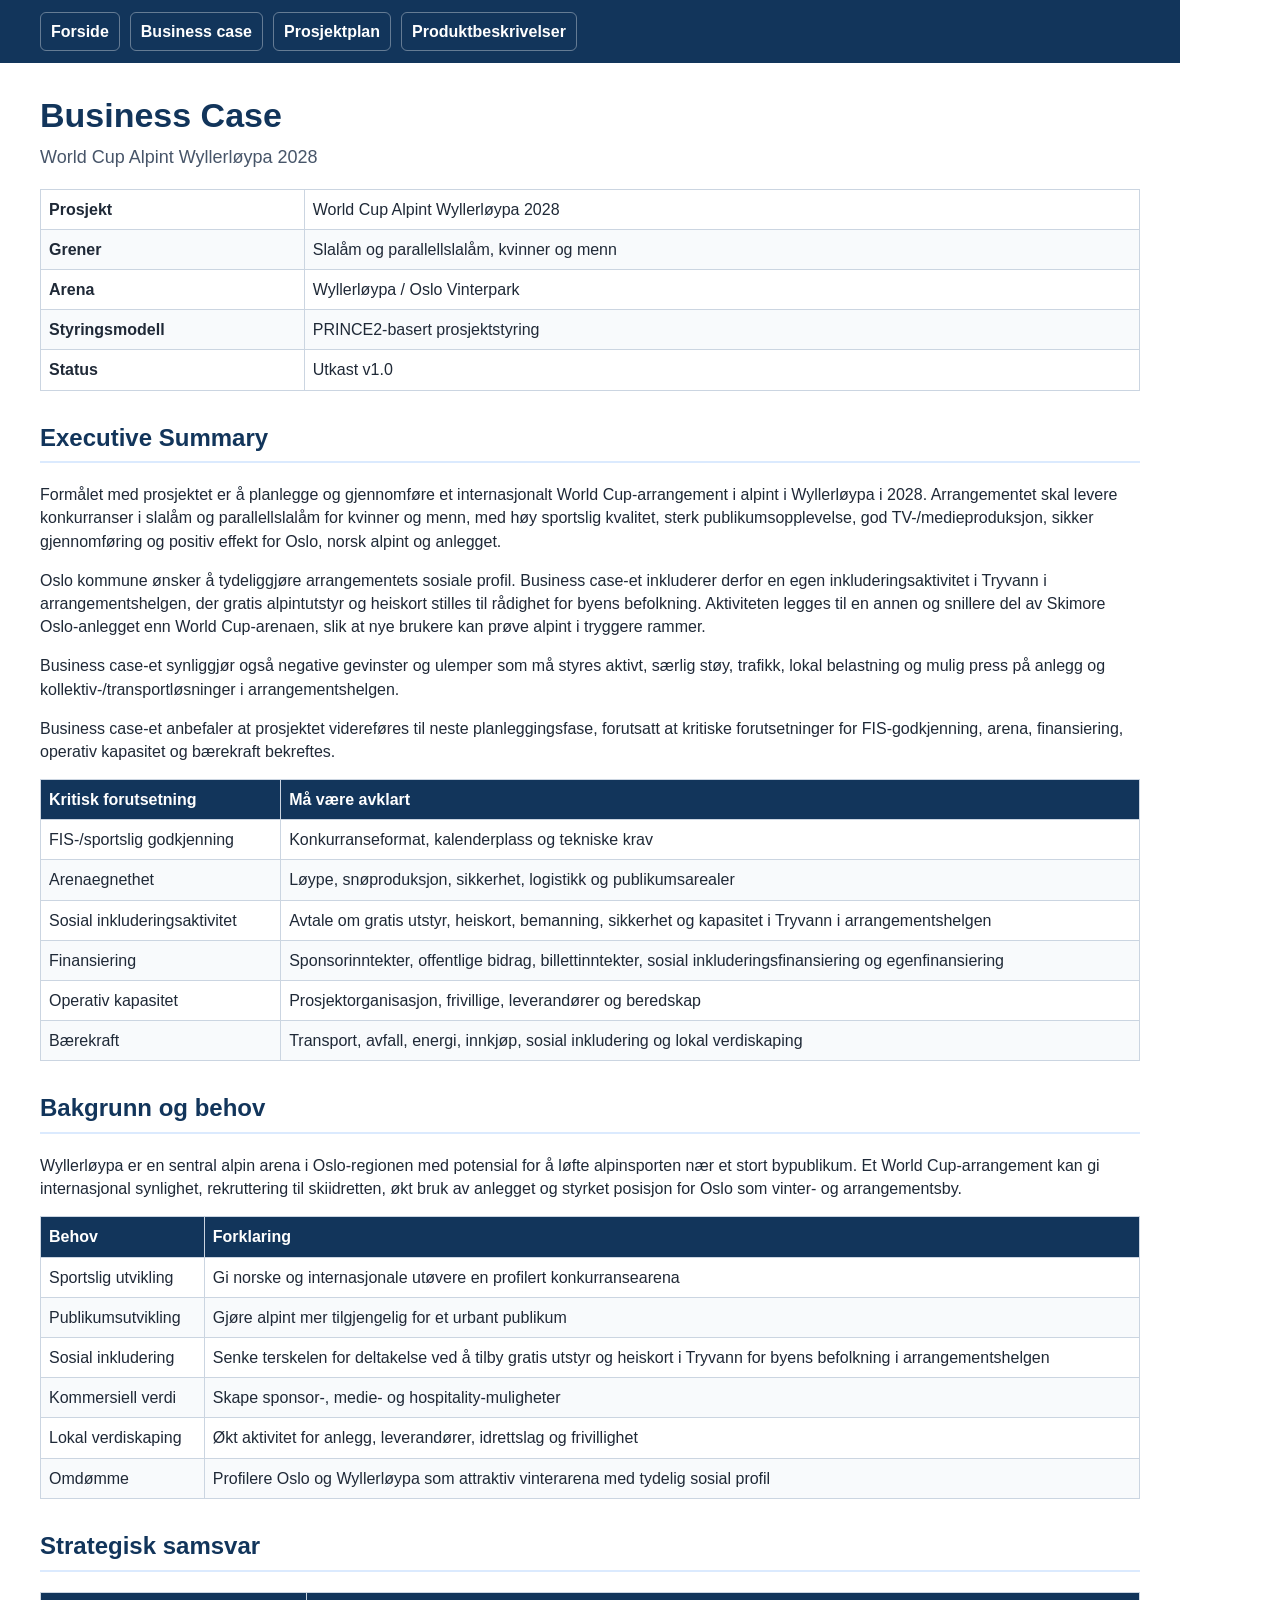
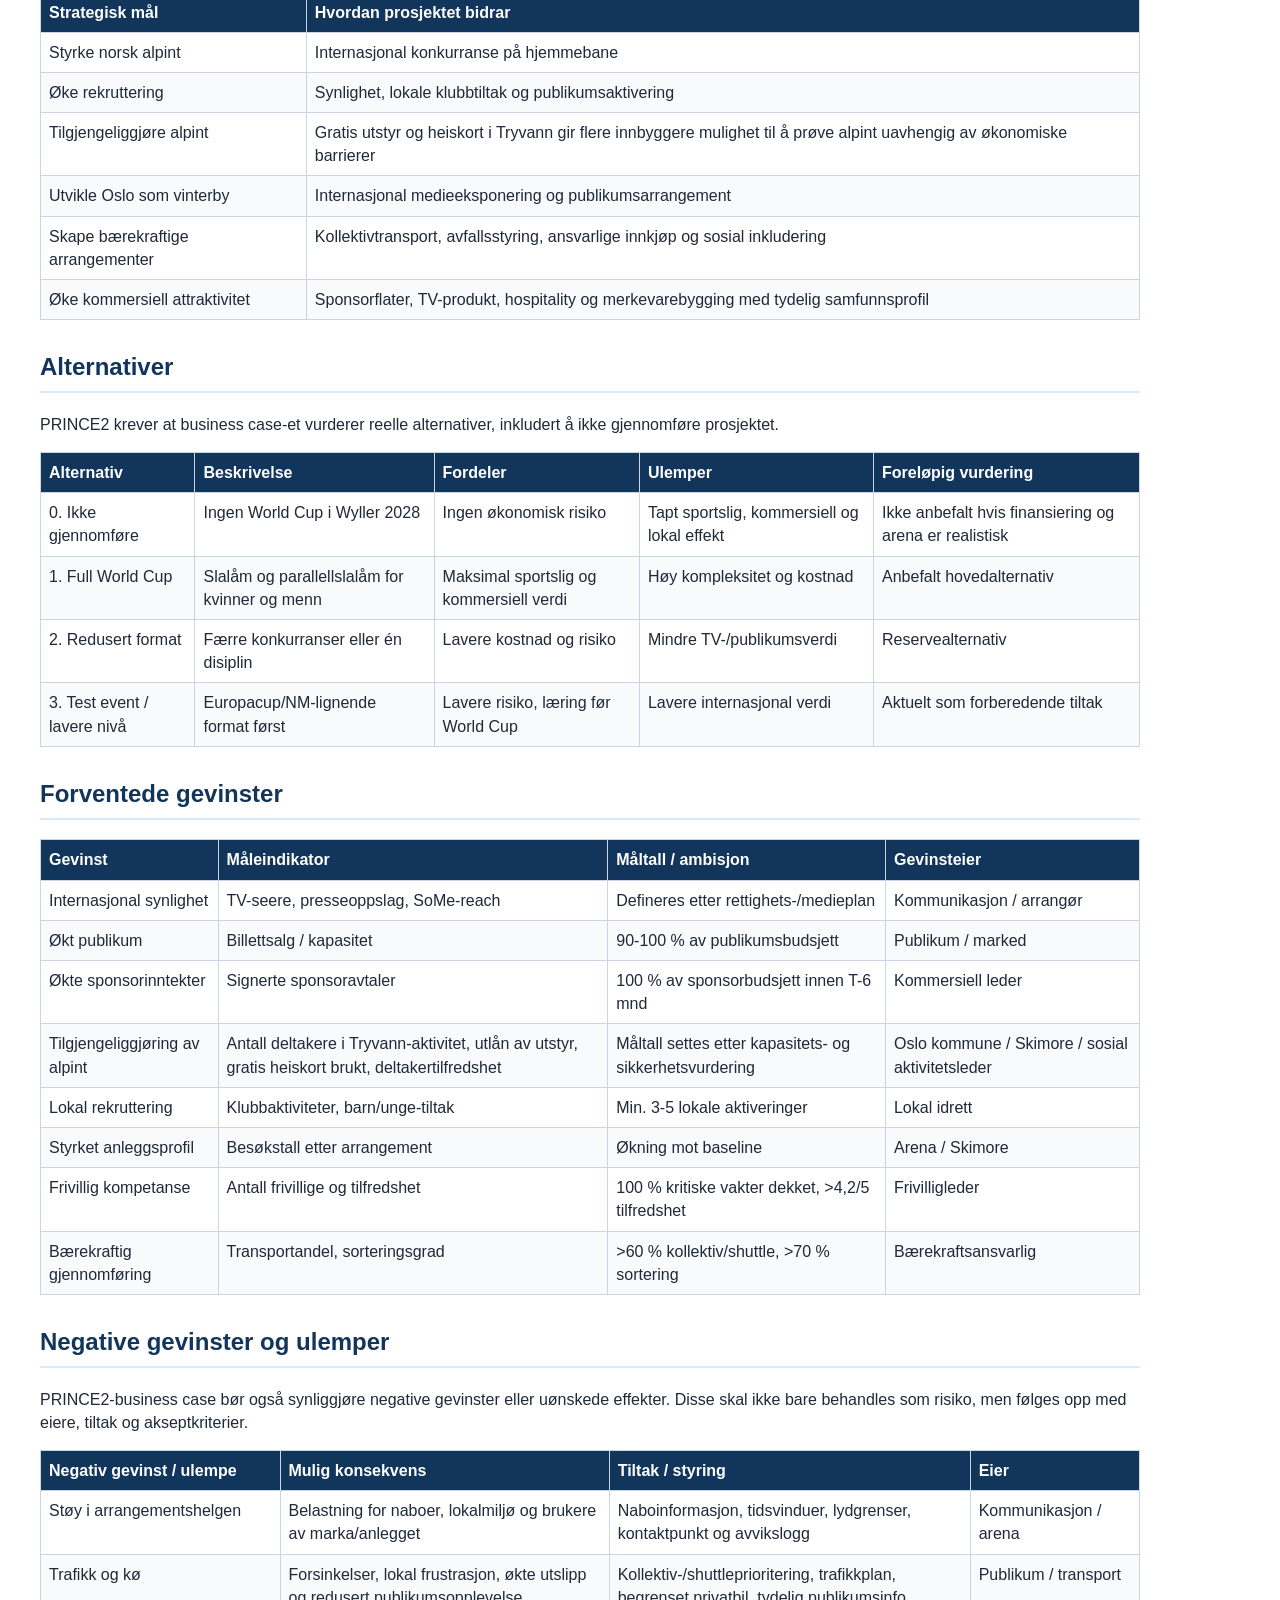
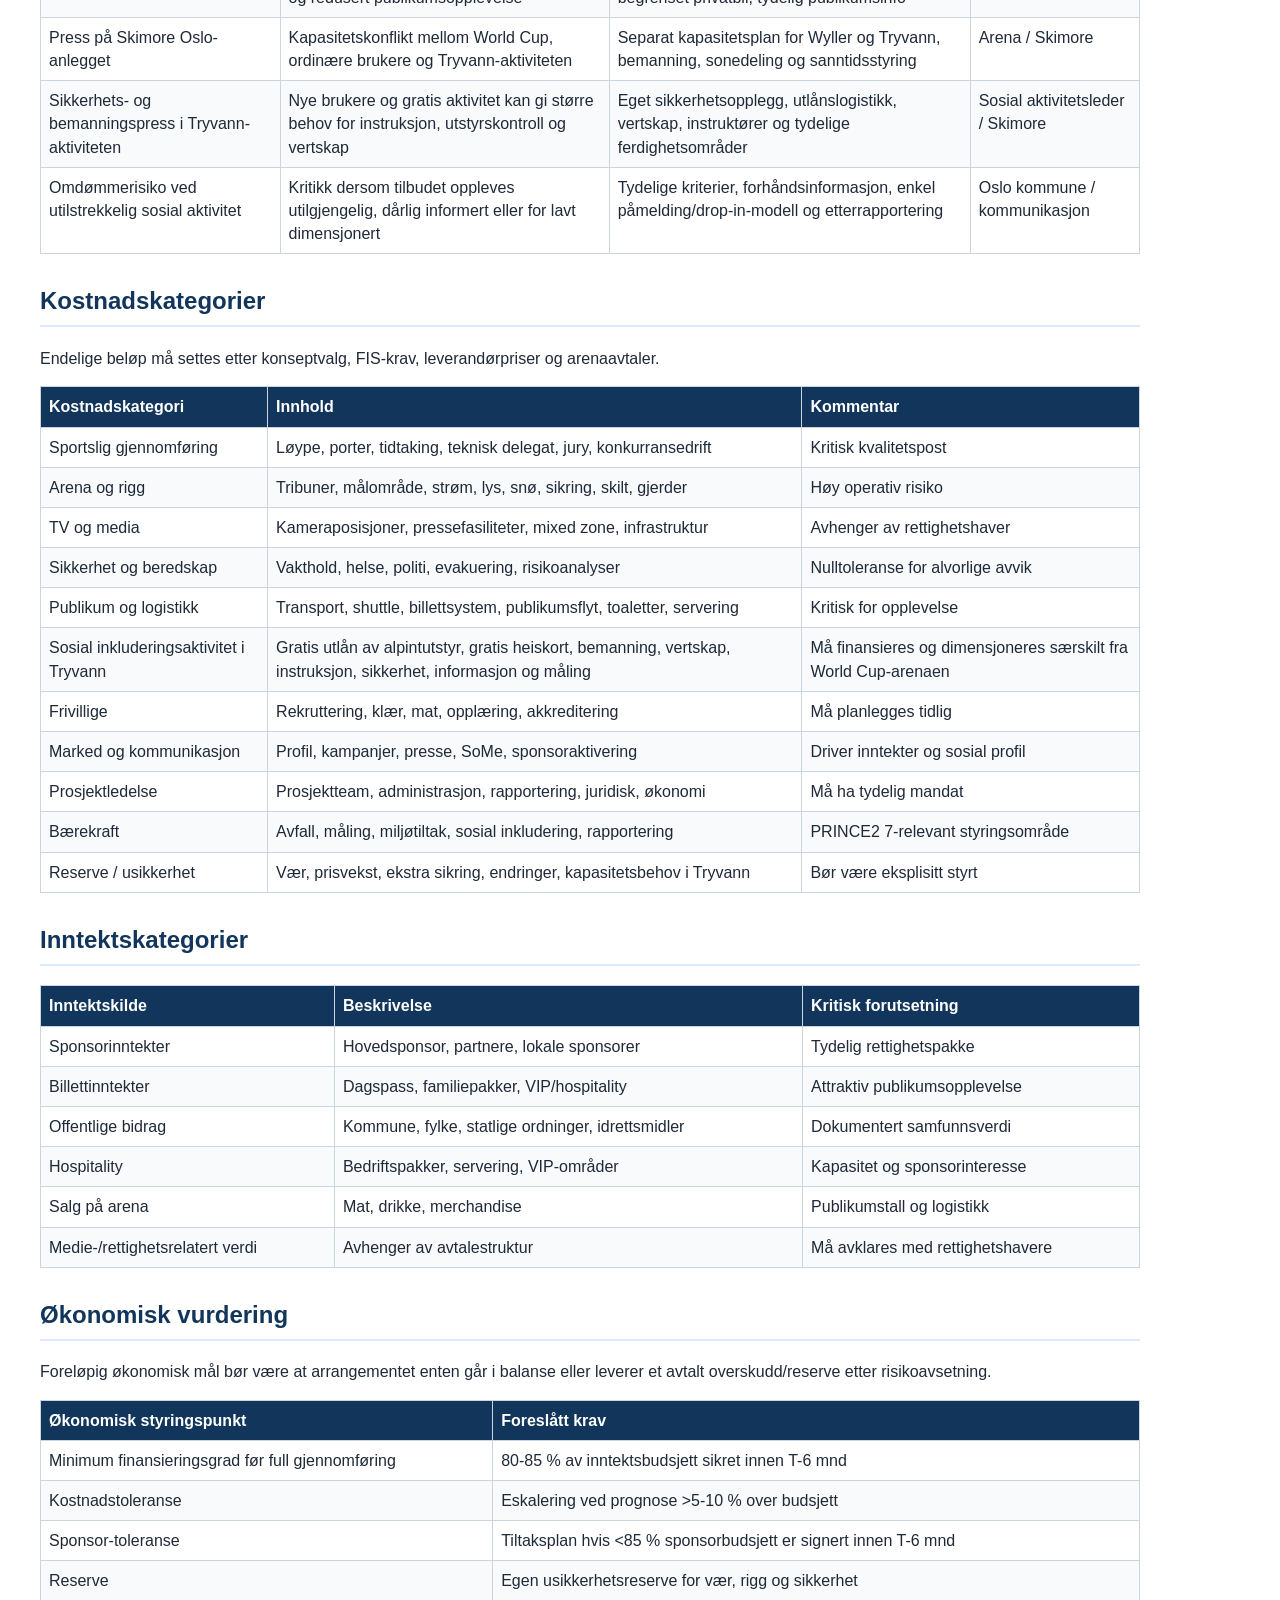
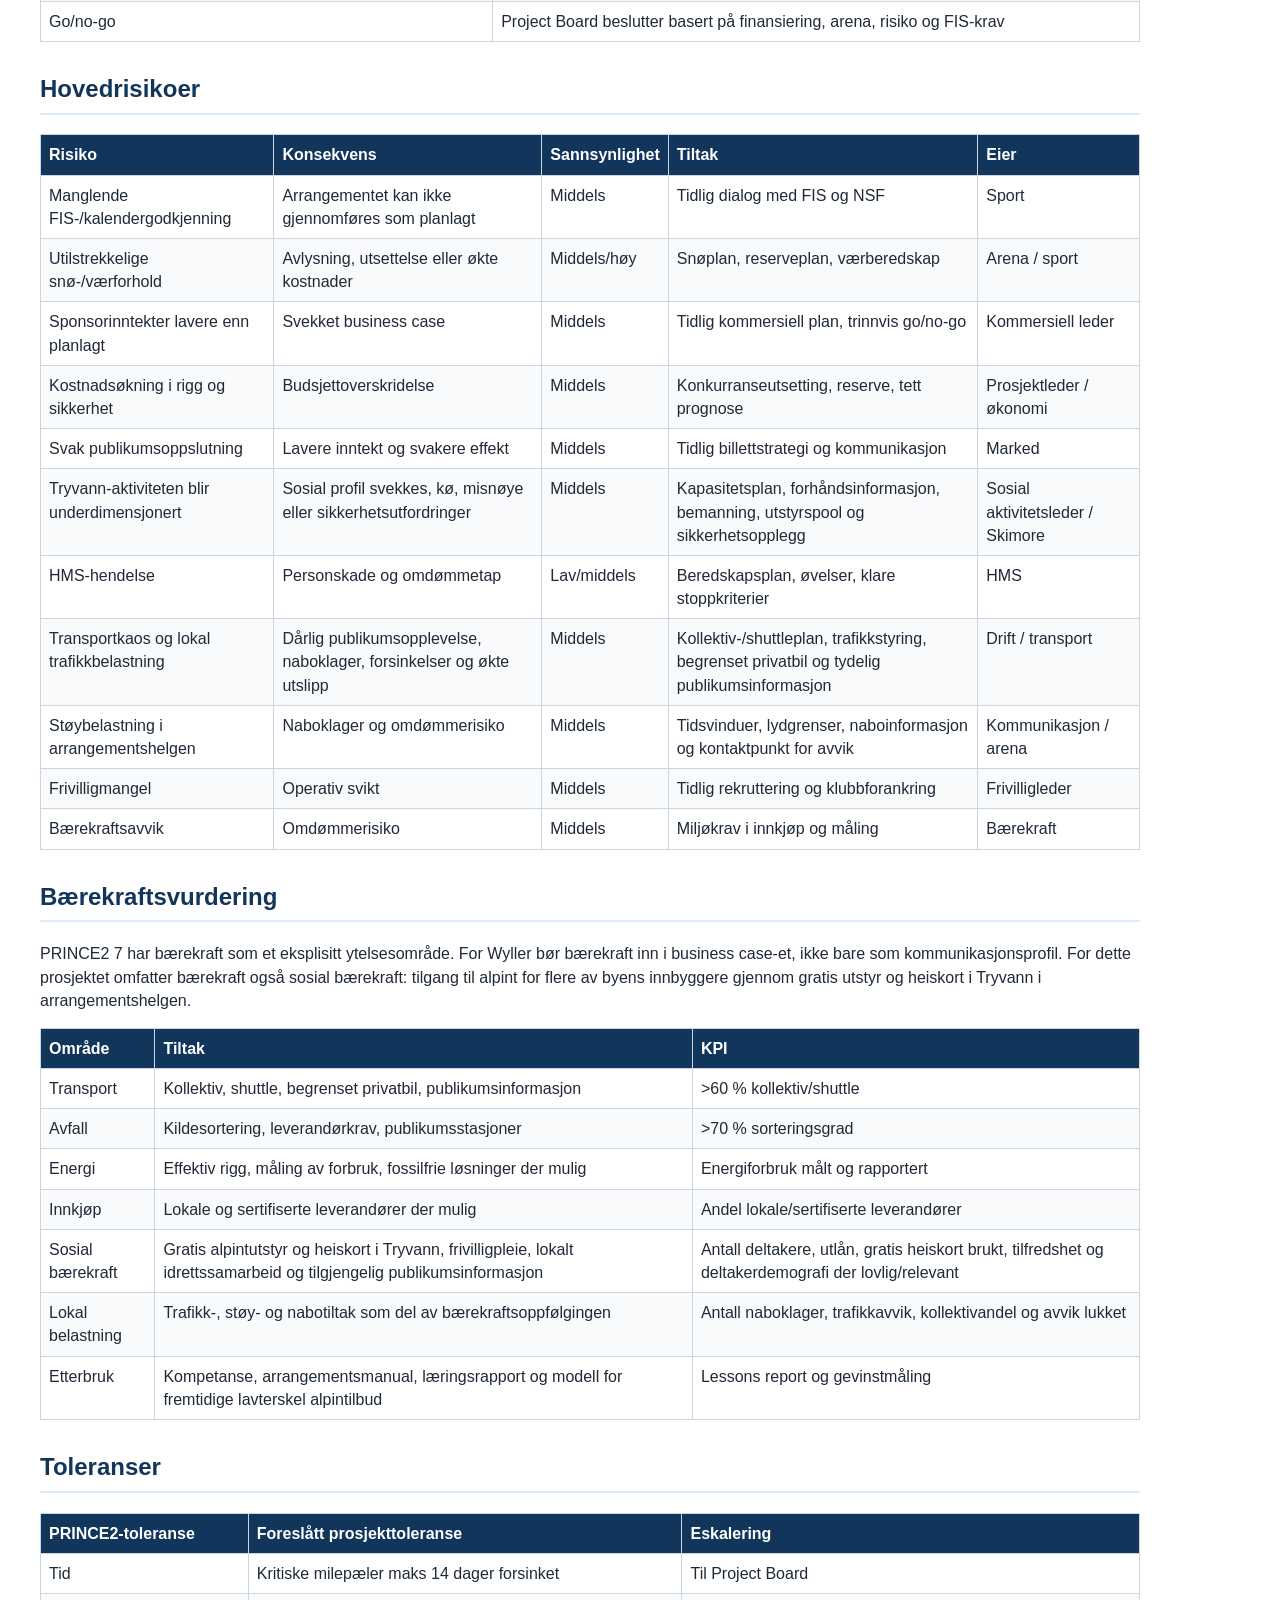
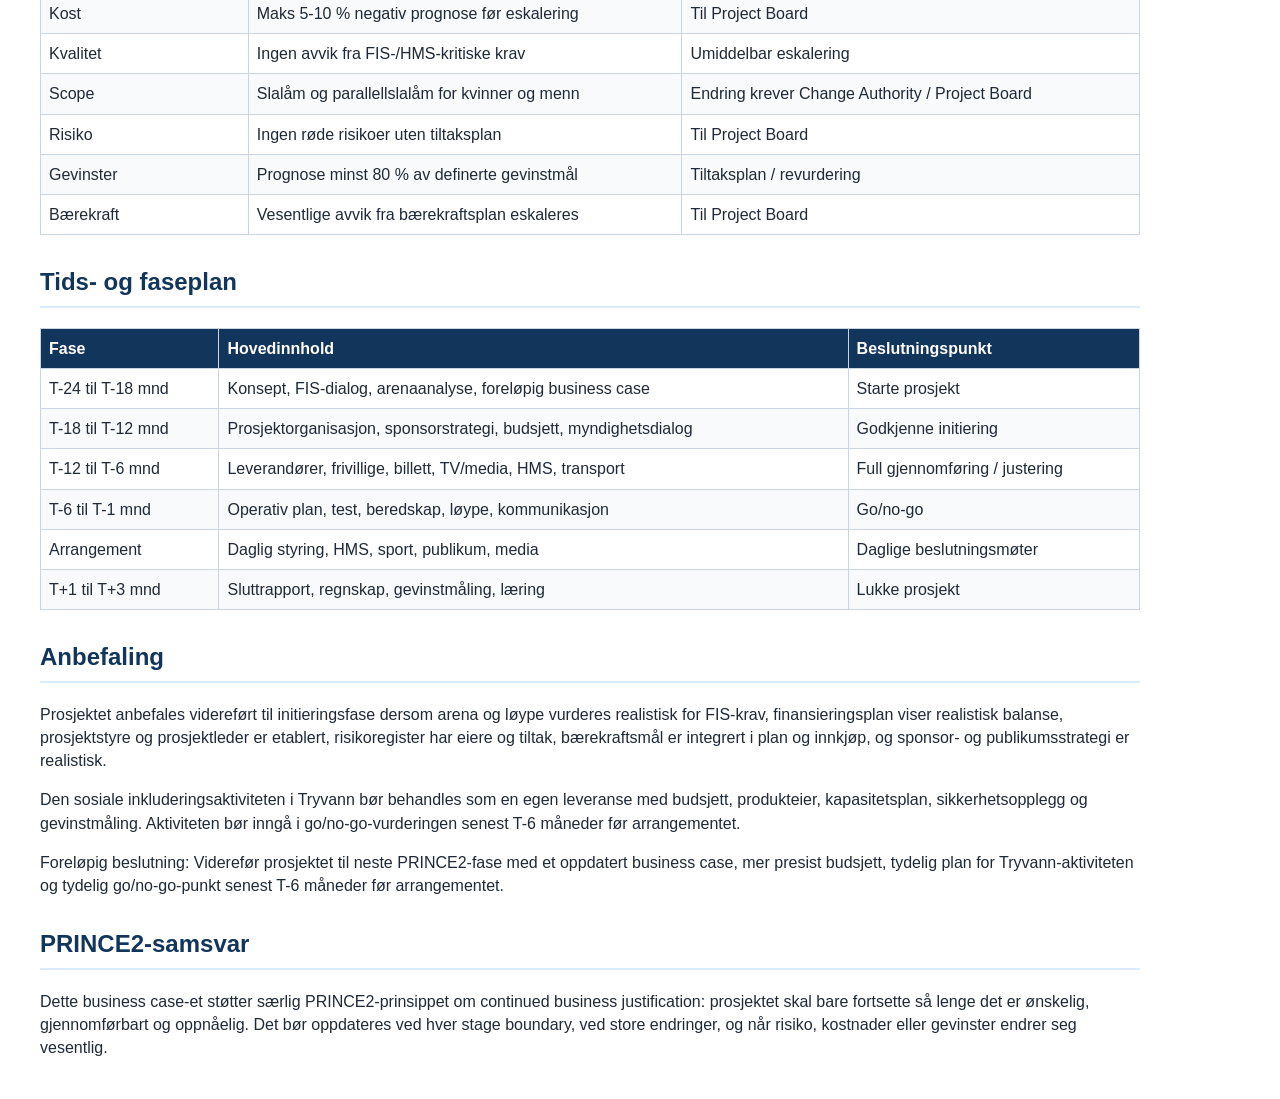
<file: documents/business-case.html>
<!doctype html><html lang="no"><head><meta charset="utf-8"><title>Business Case - World Cup Alpint Wyllerløypa 2028</title><style>body{font-family:Arial,sans-serif;color:#1f2937;line-height:1.45;margin:40px;max-width:1100px}h1{color:#12355b;font-size:34px;margin-bottom:4px}h2{color:#12355b;margin-top:30px;border-bottom:2px solid #dbeafe;padding-bottom:6px}table{border-collapse:collapse;width:100%;margin:14px 0 22px}th{background:#12355b;color:white;text-align:left}th,td{border:1px solid #cbd5e1;padding:8px;vertical-align:top}tr:nth-child(even) td{background:#f8fafc}.meta td:first-child{font-weight:bold;width:24%}.subtitle{color:#475569;font-size:18px;margin-top:0}.site-nav{position:sticky;top:0;z-index:10;background:#12355b;margin:-40px -40px 28px;padding:12px 40px;display:flex;gap:10px;flex-wrap:wrap}.site-nav a{color:#fff;text-decoration:none;border:1px solid rgba(255,255,255,.35);border-radius:6px;padding:7px 10px;font-weight:700}.site-nav a:hover{background:rgba(255,255,255,.12)}@media(max-width:760px){.site-nav{margin:-20px -20px 22px;padding:10px 20px}}</style></head><body>
<div class="site-nav"><a href="../index.html">Forside</a><a href="business-case.html">Business case</a><a href="prosjektplan.html">Prosjektplan</a><a href="produktbeskrivelser.html">Produktbeskrivelser</a></div>
<h1>Business Case</h1><p class='subtitle'>World Cup Alpint Wyllerløypa 2028</p>
<table class='meta'><tbody><tr><td>Prosjekt</td><td>World Cup Alpint Wyllerløypa 2028</td></tr><tr><td>Grener</td><td>Slalåm og parallellslalåm, kvinner og menn</td></tr><tr><td>Arena</td><td>Wyllerløypa / Oslo Vinterpark</td></tr><tr><td>Styringsmodell</td><td>PRINCE2-basert prosjektstyring</td></tr><tr><td>Status</td><td>Utkast v1.0</td></tr></tbody></table>
<h2>Executive Summary</h2>
<p>Formålet med prosjektet er å planlegge og gjennomføre et internasjonalt World Cup-arrangement i alpint i Wyllerløypa i 2028. Arrangementet skal levere konkurranser i slalåm og parallellslalåm for kvinner og menn, med høy sportslig kvalitet, sterk publikumsopplevelse, god TV-/medieproduksjon, sikker gjennomføring og positiv effekt for Oslo, norsk alpint og anlegget.</p>
<p>Oslo kommune ønsker å tydeliggjøre arrangementets sosiale profil. Business case-et inkluderer derfor en egen inkluderingsaktivitet i Tryvann i arrangementshelgen, der gratis alpintutstyr og heiskort stilles til rådighet for byens befolkning. Aktiviteten legges til en annen og snillere del av Skimore Oslo-anlegget enn World Cup-arenaen, slik at nye brukere kan prøve alpint i tryggere rammer.</p>
<p>Business case-et synliggjør også negative gevinster og ulemper som må styres aktivt, særlig støy, trafikk, lokal belastning og mulig press på anlegg og kollektiv-/transportløsninger i arrangementshelgen.</p>
<p>Business case-et anbefaler at prosjektet videreføres til neste planleggingsfase, forutsatt at kritiske forutsetninger for FIS-godkjenning, arena, finansiering, operativ kapasitet og bærekraft bekreftes.</p>
<table><thead><tr><th>Kritisk forutsetning</th><th>Må være avklart</th></tr></thead><tbody>
<tr><td>FIS-/sportslig godkjenning</td><td>Konkurranseformat, kalenderplass og tekniske krav</td></tr>
<tr><td>Arenaegnethet</td><td>Løype, snøproduksjon, sikkerhet, logistikk og publikumsarealer</td></tr>
<tr><td>Sosial inkluderingsaktivitet</td><td>Avtale om gratis utstyr, heiskort, bemanning, sikkerhet og kapasitet i Tryvann i arrangementshelgen</td></tr>
<tr><td>Finansiering</td><td>Sponsorinntekter, offentlige bidrag, billettinntekter, sosial inkluderingsfinansiering og egenfinansiering</td></tr>
<tr><td>Operativ kapasitet</td><td>Prosjektorganisasjon, frivillige, leverandører og beredskap</td></tr>
<tr><td>Bærekraft</td><td>Transport, avfall, energi, innkjøp, sosial inkludering og lokal verdiskaping</td></tr>
</tbody></table>
<h2>Bakgrunn og behov</h2>
<p>Wyllerløypa er en sentral alpin arena i Oslo-regionen med potensial for å løfte alpinsporten nær et stort bypublikum. Et World Cup-arrangement kan gi internasjonal synlighet, rekruttering til skiidretten, økt bruk av anlegget og styrket posisjon for Oslo som vinter- og arrangementsby.</p>
<table><thead><tr><th>Behov</th><th>Forklaring</th></tr></thead><tbody>
<tr><td>Sportslig utvikling</td><td>Gi norske og internasjonale utøvere en profilert konkurransearena</td></tr>
<tr><td>Publikumsutvikling</td><td>Gjøre alpint mer tilgjengelig for et urbant publikum</td></tr>
<tr><td>Sosial inkludering</td><td>Senke terskelen for deltakelse ved å tilby gratis utstyr og heiskort i Tryvann for byens befolkning i arrangementshelgen</td></tr>
<tr><td>Kommersiell verdi</td><td>Skape sponsor-, medie- og hospitality-muligheter</td></tr>
<tr><td>Lokal verdiskaping</td><td>Økt aktivitet for anlegg, leverandører, idrettslag og frivillighet</td></tr>
<tr><td>Omdømme</td><td>Profilere Oslo og Wyllerløypa som attraktiv vinterarena med tydelig sosial profil</td></tr>
</tbody></table>
<h2>Strategisk samsvar</h2>
<table><thead><tr><th>Strategisk mål</th><th>Hvordan prosjektet bidrar</th></tr></thead><tbody>
<tr><td>Styrke norsk alpint</td><td>Internasjonal konkurranse på hjemmebane</td></tr>
<tr><td>Øke rekruttering</td><td>Synlighet, lokale klubbtiltak og publikumsaktivering</td></tr>
<tr><td>Tilgjengeliggjøre alpint</td><td>Gratis utstyr og heiskort i Tryvann gir flere innbyggere mulighet til å prøve alpint uavhengig av økonomiske barrierer</td></tr>
<tr><td>Utvikle Oslo som vinterby</td><td>Internasjonal medieeksponering og publikumsarrangement</td></tr>
<tr><td>Skape bærekraftige arrangementer</td><td>Kollektivtransport, avfallsstyring, ansvarlige innkjøp og sosial inkludering</td></tr>
<tr><td>Øke kommersiell attraktivitet</td><td>Sponsorflater, TV-produkt, hospitality og merkevarebygging med tydelig samfunnsprofil</td></tr>
</tbody></table>
<h2>Alternativer</h2>
<p>PRINCE2 krever at business case-et vurderer reelle alternativer, inkludert å ikke gjennomføre prosjektet.</p>
<table><thead><tr><th>Alternativ</th><th>Beskrivelse</th><th>Fordeler</th><th>Ulemper</th><th>Foreløpig vurdering</th></tr></thead><tbody>
<tr><td>0. Ikke gjennomføre</td><td>Ingen World Cup i Wyller 2028</td><td>Ingen økonomisk risiko</td><td>Tapt sportslig, kommersiell og lokal effekt</td><td>Ikke anbefalt hvis finansiering og arena er realistisk</td></tr>
<tr><td>1. Full World Cup</td><td>Slalåm og parallellslalåm for kvinner og menn</td><td>Maksimal sportslig og kommersiell verdi</td><td>Høy kompleksitet og kostnad</td><td>Anbefalt hovedalternativ</td></tr>
<tr><td>2. Redusert format</td><td>Færre konkurranser eller én disiplin</td><td>Lavere kostnad og risiko</td><td>Mindre TV-/publikumsverdi</td><td>Reservealternativ</td></tr>
<tr><td>3. Test event / lavere nivå</td><td>Europacup/NM-lignende format først</td><td>Lavere risiko, læring før World Cup</td><td>Lavere internasjonal verdi</td><td>Aktuelt som forberedende tiltak</td></tr>
</tbody></table>
<h2>Forventede gevinster</h2>
<table><thead><tr><th>Gevinst</th><th>Måleindikator</th><th>Måltall / ambisjon</th><th>Gevinsteier</th></tr></thead><tbody>
<tr><td>Internasjonal synlighet</td><td>TV-seere, presseoppslag, SoMe-reach</td><td>Defineres etter rettighets-/medieplan</td><td>Kommunikasjon / arrangør</td></tr>
<tr><td>Økt publikum</td><td>Billettsalg / kapasitet</td><td>90-100 % av publikumsbudsjett</td><td>Publikum / marked</td></tr>
<tr><td>Økte sponsorinntekter</td><td>Signerte sponsoravtaler</td><td>100 % av sponsorbudsjett innen T-6 mnd</td><td>Kommersiell leder</td></tr>
<tr><td>Tilgjengeliggjøring av alpint</td><td>Antall deltakere i Tryvann-aktivitet, utlån av utstyr, gratis heiskort brukt, deltakertilfredshet</td><td>Måltall settes etter kapasitets- og sikkerhetsvurdering</td><td>Oslo kommune / Skimore / sosial aktivitetsleder</td></tr>
<tr><td>Lokal rekruttering</td><td>Klubbaktiviteter, barn/unge-tiltak</td><td>Min. 3-5 lokale aktiveringer</td><td>Lokal idrett</td></tr>
<tr><td>Styrket anleggsprofil</td><td>Besøkstall etter arrangement</td><td>Økning mot baseline</td><td>Arena / Skimore</td></tr>
<tr><td>Frivillig kompetanse</td><td>Antall frivillige og tilfredshet</td><td>100 % kritiske vakter dekket, &gt;4,2/5 tilfredshet</td><td>Frivilligleder</td></tr>
<tr><td>Bærekraftig gjennomføring</td><td>Transportandel, sorteringsgrad</td><td>&gt;60 % kollektiv/shuttle, &gt;70 % sortering</td><td>Bærekraftsansvarlig</td></tr>
</tbody></table>
<h2>Negative gevinster og ulemper</h2>
<p>PRINCE2-business case bør også synliggjøre negative gevinster eller uønskede effekter. Disse skal ikke bare behandles som risiko, men følges opp med eiere, tiltak og akseptkriterier.</p>
<table><thead><tr><th>Negativ gevinst / ulempe</th><th>Mulig konsekvens</th><th>Tiltak / styring</th><th>Eier</th></tr></thead><tbody>
<tr><td>Støy i arrangementshelgen</td><td>Belastning for naboer, lokalmiljø og brukere av marka/anlegget</td><td>Naboinformasjon, tidsvinduer, lydgrenser, kontaktpunkt og avvikslogg</td><td>Kommunikasjon / arena</td></tr>
<tr><td>Trafikk og kø</td><td>Forsinkelser, lokal frustrasjon, økte utslipp og redusert publikumsopplevelse</td><td>Kollektiv-/shuttleprioritering, trafikkplan, begrenset privatbil, tydelig publikumsinfo</td><td>Publikum / transport</td></tr>
<tr><td>Press på Skimore Oslo-anlegget</td><td>Kapasitetskonflikt mellom World Cup, ordinære brukere og Tryvann-aktiviteten</td><td>Separat kapasitetsplan for Wyller og Tryvann, bemanning, sonedeling og sanntidsstyring</td><td>Arena / Skimore</td></tr>
<tr><td>Sikkerhets- og bemanningspress i Tryvann-aktiviteten</td><td>Nye brukere og gratis aktivitet kan gi større behov for instruksjon, utstyrskontroll og vertskap</td><td>Eget sikkerhetsopplegg, utlånslogistikk, vertskap, instruktører og tydelige ferdighetsområder</td><td>Sosial aktivitetsleder / Skimore</td></tr>
<tr><td>Omdømmerisiko ved utilstrekkelig sosial aktivitet</td><td>Kritikk dersom tilbudet oppleves utilgjengelig, dårlig informert eller for lavt dimensjonert</td><td>Tydelige kriterier, forhåndsinformasjon, enkel påmelding/drop-in-modell og etterrapportering</td><td>Oslo kommune / kommunikasjon</td></tr>
</tbody></table>
<h2>Kostnadskategorier</h2>
<p>Endelige beløp må settes etter konseptvalg, FIS-krav, leverandørpriser og arenaavtaler.</p>
<table><thead><tr><th>Kostnadskategori</th><th>Innhold</th><th>Kommentar</th></tr></thead><tbody>
<tr><td>Sportslig gjennomføring</td><td>Løype, porter, tidtaking, teknisk delegat, jury, konkurransedrift</td><td>Kritisk kvalitetspost</td></tr>
<tr><td>Arena og rigg</td><td>Tribuner, målområde, strøm, lys, snø, sikring, skilt, gjerder</td><td>Høy operativ risiko</td></tr>
<tr><td>TV og media</td><td>Kameraposisjoner, pressefasiliteter, mixed zone, infrastruktur</td><td>Avhenger av rettighetshaver</td></tr>
<tr><td>Sikkerhet og beredskap</td><td>Vakthold, helse, politi, evakuering, risikoanalyser</td><td>Nulltoleranse for alvorlige avvik</td></tr>
<tr><td>Publikum og logistikk</td><td>Transport, shuttle, billettsystem, publikumsflyt, toaletter, servering</td><td>Kritisk for opplevelse</td></tr>
<tr><td>Sosial inkluderingsaktivitet i Tryvann</td><td>Gratis utlån av alpintutstyr, gratis heiskort, bemanning, vertskap, instruksjon, sikkerhet, informasjon og måling</td><td>Må finansieres og dimensjoneres særskilt fra World Cup-arenaen</td></tr>
<tr><td>Frivillige</td><td>Rekruttering, klær, mat, opplæring, akkreditering</td><td>Må planlegges tidlig</td></tr>
<tr><td>Marked og kommunikasjon</td><td>Profil, kampanjer, presse, SoMe, sponsoraktivering</td><td>Driver inntekter og sosial profil</td></tr>
<tr><td>Prosjektledelse</td><td>Prosjektteam, administrasjon, rapportering, juridisk, økonomi</td><td>Må ha tydelig mandat</td></tr>
<tr><td>Bærekraft</td><td>Avfall, måling, miljøtiltak, sosial inkludering, rapportering</td><td>PRINCE2 7-relevant styringsområde</td></tr>
<tr><td>Reserve / usikkerhet</td><td>Vær, prisvekst, ekstra sikring, endringer, kapasitetsbehov i Tryvann</td><td>Bør være eksplisitt styrt</td></tr>
</tbody></table>
<h2>Inntektskategorier</h2>
<table><thead><tr><th>Inntektskilde</th><th>Beskrivelse</th><th>Kritisk forutsetning</th></tr></thead><tbody>
<tr><td>Sponsorinntekter</td><td>Hovedsponsor, partnere, lokale sponsorer</td><td>Tydelig rettighetspakke</td></tr>
<tr><td>Billettinntekter</td><td>Dagspass, familiepakker, VIP/hospitality</td><td>Attraktiv publikumsopplevelse</td></tr>
<tr><td>Offentlige bidrag</td><td>Kommune, fylke, statlige ordninger, idrettsmidler</td><td>Dokumentert samfunnsverdi</td></tr>
<tr><td>Hospitality</td><td>Bedriftspakker, servering, VIP-områder</td><td>Kapasitet og sponsorinteresse</td></tr>
<tr><td>Salg på arena</td><td>Mat, drikke, merchandise</td><td>Publikumstall og logistikk</td></tr>
<tr><td>Medie-/rettighetsrelatert verdi</td><td>Avhenger av avtalestruktur</td><td>Må avklares med rettighetshavere</td></tr>
</tbody></table>
<h2>Økonomisk vurdering</h2>
<p>Foreløpig økonomisk mål bør være at arrangementet enten går i balanse eller leverer et avtalt overskudd/reserve etter risikoavsetning.</p>
<table><thead><tr><th>Økonomisk styringspunkt</th><th>Foreslått krav</th></tr></thead><tbody>
<tr><td>Minimum finansieringsgrad før full gjennomføring</td><td>80-85 % av inntektsbudsjett sikret innen T-6 mnd</td></tr>
<tr><td>Kostnadstoleranse</td><td>Eskalering ved prognose &gt;5-10 % over budsjett</td></tr>
<tr><td>Sponsor-toleranse</td><td>Tiltaksplan hvis &lt;85 % sponsorbudsjett er signert innen T-6 mnd</td></tr>
<tr><td>Reserve</td><td>Egen usikkerhetsreserve for vær, rigg og sikkerhet</td></tr>
<tr><td>Go/no-go</td><td>Project Board beslutter basert på finansiering, arena, risiko og FIS-krav</td></tr>
</tbody></table>
<h2>Hovedrisikoer</h2>
<table><thead><tr><th>Risiko</th><th>Konsekvens</th><th>Sannsynlighet</th><th>Tiltak</th><th>Eier</th></tr></thead><tbody>
<tr><td>Manglende FIS-/kalendergodkjenning</td><td>Arrangementet kan ikke gjennomføres som planlagt</td><td>Middels</td><td>Tidlig dialog med FIS og NSF</td><td>Sport</td></tr>
<tr><td>Utilstrekkelige snø-/værforhold</td><td>Avlysning, utsettelse eller økte kostnader</td><td>Middels/høy</td><td>Snøplan, reserveplan, værberedskap</td><td>Arena / sport</td></tr>
<tr><td>Sponsorinntekter lavere enn planlagt</td><td>Svekket business case</td><td>Middels</td><td>Tidlig kommersiell plan, trinnvis go/no-go</td><td>Kommersiell leder</td></tr>
<tr><td>Kostnadsøkning i rigg og sikkerhet</td><td>Budsjettoverskridelse</td><td>Middels</td><td>Konkurranseutsetting, reserve, tett prognose</td><td>Prosjektleder / økonomi</td></tr>
<tr><td>Svak publikumsoppslutning</td><td>Lavere inntekt og svakere effekt</td><td>Middels</td><td>Tidlig billettstrategi og kommunikasjon</td><td>Marked</td></tr>
<tr><td>Tryvann-aktiviteten blir underdimensjonert</td><td>Sosial profil svekkes, kø, misnøye eller sikkerhetsutfordringer</td><td>Middels</td><td>Kapasitetsplan, forhåndsinformasjon, bemanning, utstyrspool og sikkerhetsopplegg</td><td>Sosial aktivitetsleder / Skimore</td></tr>
<tr><td>HMS-hendelse</td><td>Personskade og omdømmetap</td><td>Lav/middels</td><td>Beredskapsplan, øvelser, klare stoppkriterier</td><td>HMS</td></tr>
<tr><td>Transportkaos og lokal trafikkbelastning</td><td>Dårlig publikumsopplevelse, naboklager, forsinkelser og økte utslipp</td><td>Middels</td><td>Kollektiv-/shuttleplan, trafikkstyring, begrenset privatbil og tydelig publikumsinformasjon</td><td>Drift / transport</td></tr>
<tr><td>Støybelastning i arrangementshelgen</td><td>Naboklager og omdømmerisiko</td><td>Middels</td><td>Tidsvinduer, lydgrenser, naboinformasjon og kontaktpunkt for avvik</td><td>Kommunikasjon / arena</td></tr>
<tr><td>Frivilligmangel</td><td>Operativ svikt</td><td>Middels</td><td>Tidlig rekruttering og klubbforankring</td><td>Frivilligleder</td></tr>
<tr><td>Bærekraftsavvik</td><td>Omdømmerisiko</td><td>Middels</td><td>Miljøkrav i innkjøp og måling</td><td>Bærekraft</td></tr>
</tbody></table>
<h2>Bærekraftsvurdering</h2>
<p>PRINCE2 7 har bærekraft som et eksplisitt ytelsesområde. For Wyller bør bærekraft inn i business case-et, ikke bare som kommunikasjonsprofil. For dette prosjektet omfatter bærekraft også sosial bærekraft: tilgang til alpint for flere av byens innbyggere gjennom gratis utstyr og heiskort i Tryvann i arrangementshelgen.</p>
<table><thead><tr><th>Område</th><th>Tiltak</th><th>KPI</th></tr></thead><tbody>
<tr><td>Transport</td><td>Kollektiv, shuttle, begrenset privatbil, publikumsinformasjon</td><td>&gt;60 % kollektiv/shuttle</td></tr>
<tr><td>Avfall</td><td>Kildesortering, leverandørkrav, publikumsstasjoner</td><td>&gt;70 % sorteringsgrad</td></tr>
<tr><td>Energi</td><td>Effektiv rigg, måling av forbruk, fossilfrie løsninger der mulig</td><td>Energiforbruk målt og rapportert</td></tr>
<tr><td>Innkjøp</td><td>Lokale og sertifiserte leverandører der mulig</td><td>Andel lokale/sertifiserte leverandører</td></tr>
<tr><td>Sosial bærekraft</td><td>Gratis alpintutstyr og heiskort i Tryvann, frivilligpleie, lokalt idrettssamarbeid og tilgjengelig publikumsinformasjon</td><td>Antall deltakere, utlån, gratis heiskort brukt, tilfredshet og deltakerdemografi der lovlig/relevant</td></tr>
<tr><td>Lokal belastning</td><td>Trafikk-, støy- og nabotiltak som del av bærekraftsoppfølgingen</td><td>Antall naboklager, trafikkavvik, kollektivandel og avvik lukket</td></tr>
<tr><td>Etterbruk</td><td>Kompetanse, arrangementsmanual, læringsrapport og modell for fremtidige lavterskel alpintilbud</td><td>Lessons report og gevinstmåling</td></tr>
</tbody></table>
<h2>Toleranser</h2>
<table><thead><tr><th>PRINCE2-toleranse</th><th>Foreslått prosjekttoleranse</th><th>Eskalering</th></tr></thead><tbody>
<tr><td>Tid</td><td>Kritiske milepæler maks 14 dager forsinket</td><td>Til Project Board</td></tr>
<tr><td>Kost</td><td>Maks 5-10 % negativ prognose før eskalering</td><td>Til Project Board</td></tr>
<tr><td>Kvalitet</td><td>Ingen avvik fra FIS-/HMS-kritiske krav</td><td>Umiddelbar eskalering</td></tr>
<tr><td>Scope</td><td>Slalåm og parallellslalåm for kvinner og menn</td><td>Endring krever Change Authority / Project Board</td></tr>
<tr><td>Risiko</td><td>Ingen røde risikoer uten tiltaksplan</td><td>Til Project Board</td></tr>
<tr><td>Gevinster</td><td>Prognose minst 80 % av definerte gevinstmål</td><td>Tiltaksplan / revurdering</td></tr>
<tr><td>Bærekraft</td><td>Vesentlige avvik fra bærekraftsplan eskaleres</td><td>Til Project Board</td></tr>
</tbody></table>
<h2>Tids- og faseplan</h2>
<table><thead><tr><th>Fase</th><th>Hovedinnhold</th><th>Beslutningspunkt</th></tr></thead><tbody>
<tr><td>T-24 til T-18 mnd</td><td>Konsept, FIS-dialog, arenaanalyse, foreløpig business case</td><td>Starte prosjekt</td></tr>
<tr><td>T-18 til T-12 mnd</td><td>Prosjektorganisasjon, sponsorstrategi, budsjett, myndighetsdialog</td><td>Godkjenne initiering</td></tr>
<tr><td>T-12 til T-6 mnd</td><td>Leverandører, frivillige, billett, TV/media, HMS, transport</td><td>Full gjennomføring / justering</td></tr>
<tr><td>T-6 til T-1 mnd</td><td>Operativ plan, test, beredskap, løype, kommunikasjon</td><td>Go/no-go</td></tr>
<tr><td>Arrangement</td><td>Daglig styring, HMS, sport, publikum, media</td><td>Daglige beslutningsmøter</td></tr>
<tr><td>T+1 til T+3 mnd</td><td>Sluttrapport, regnskap, gevinstmåling, læring</td><td>Lukke prosjekt</td></tr>
</tbody></table>
<h2>Anbefaling</h2>
<p>Prosjektet anbefales videreført til initieringsfase dersom arena og løype vurderes realistisk for FIS-krav, finansieringsplan viser realistisk balanse, prosjektstyre og prosjektleder er etablert, risikoregister har eiere og tiltak, bærekraftsmål er integrert i plan og innkjøp, og sponsor- og publikumsstrategi er realistisk.</p>
<p>Den sosiale inkluderingsaktiviteten i Tryvann bør behandles som en egen leveranse med budsjett, produkteier, kapasitetsplan, sikkerhetsopplegg og gevinstmåling. Aktiviteten bør inngå i go/no-go-vurderingen senest T-6 måneder før arrangementet.</p>
<p>Foreløpig beslutning: Viderefør prosjektet til neste PRINCE2-fase med et oppdatert business case, mer presist budsjett, tydelig plan for Tryvann-aktiviteten og tydelig go/no-go-punkt senest T-6 måneder før arrangementet.</p>
<h2>PRINCE2-samsvar</h2>
<p>Dette business case-et støtter særlig PRINCE2-prinsippet om continued business justification: prosjektet skal bare fortsette så lenge det er ønskelig, gjennomførbart og oppnåelig. Det bør oppdateres ved hver stage boundary, ved store endringer, og når risiko, kostnader eller gevinster endrer seg vesentlig.</p>
</body></html>
</file>
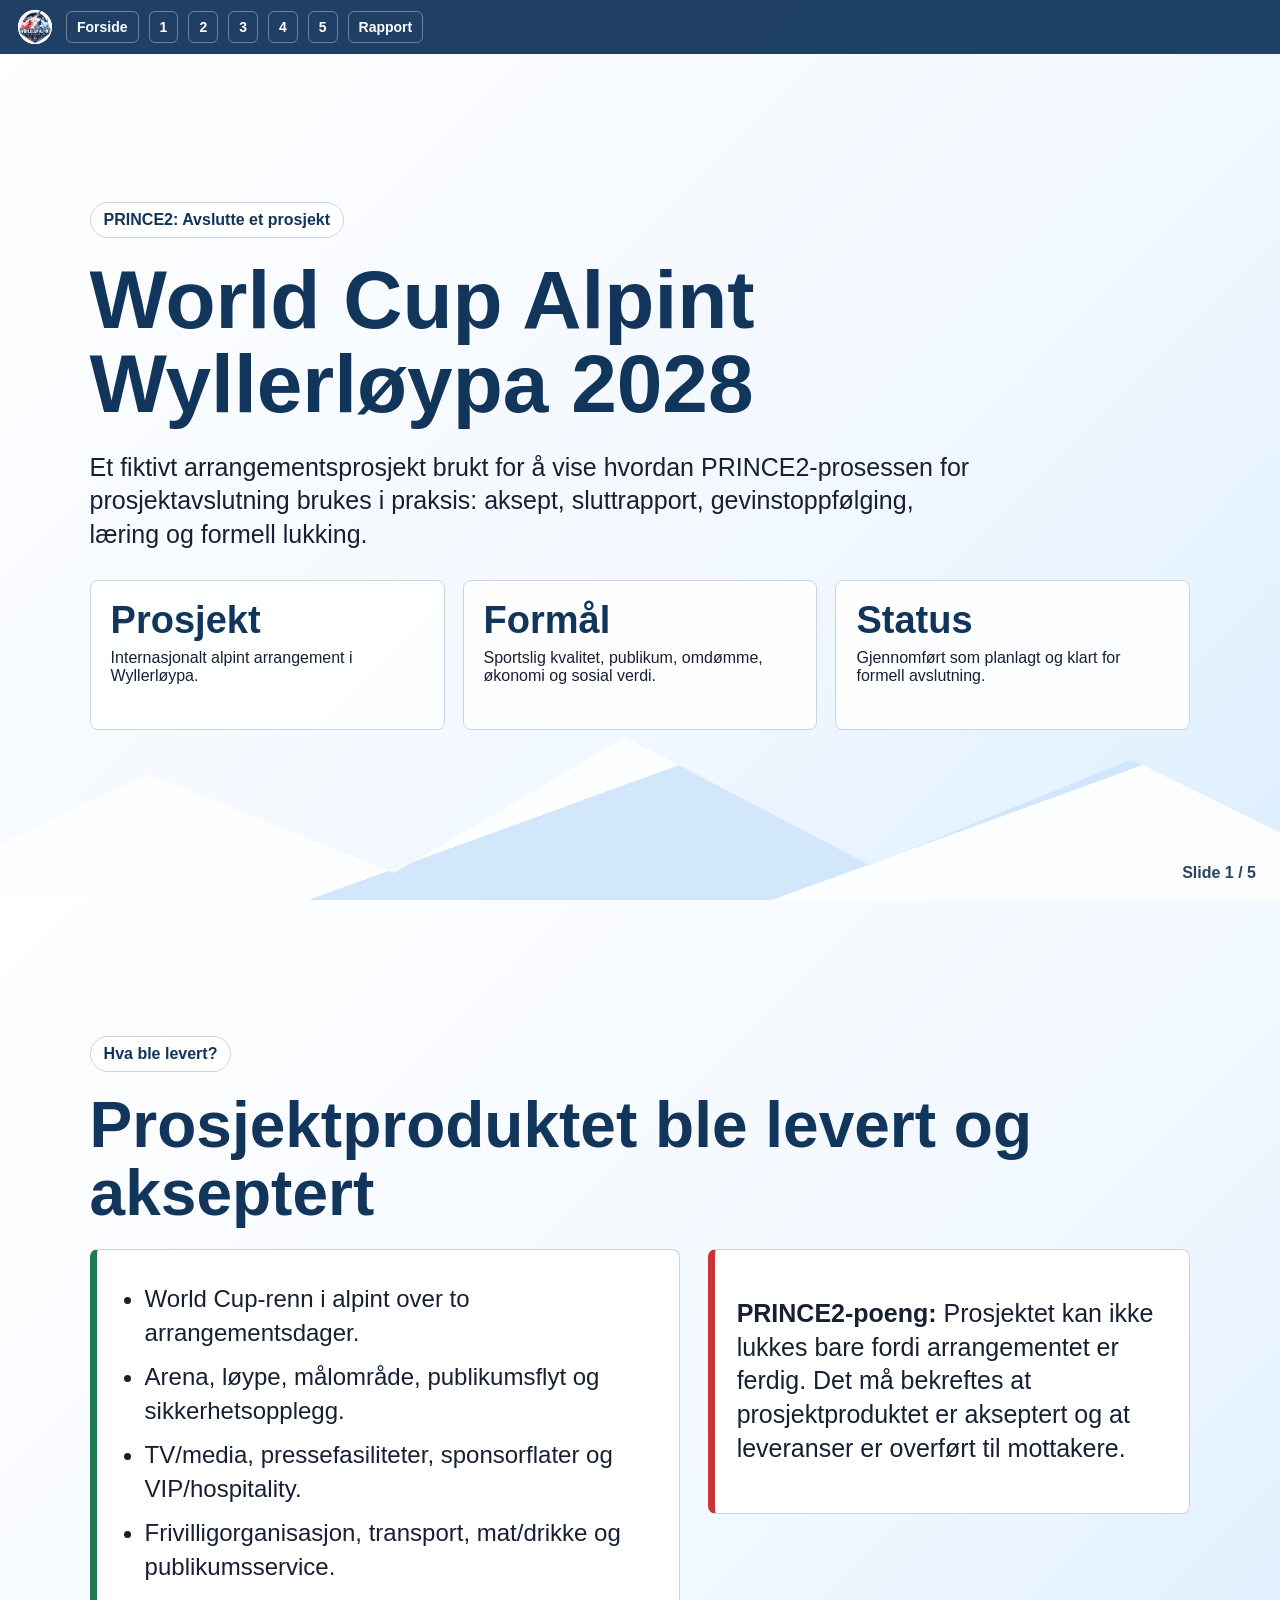
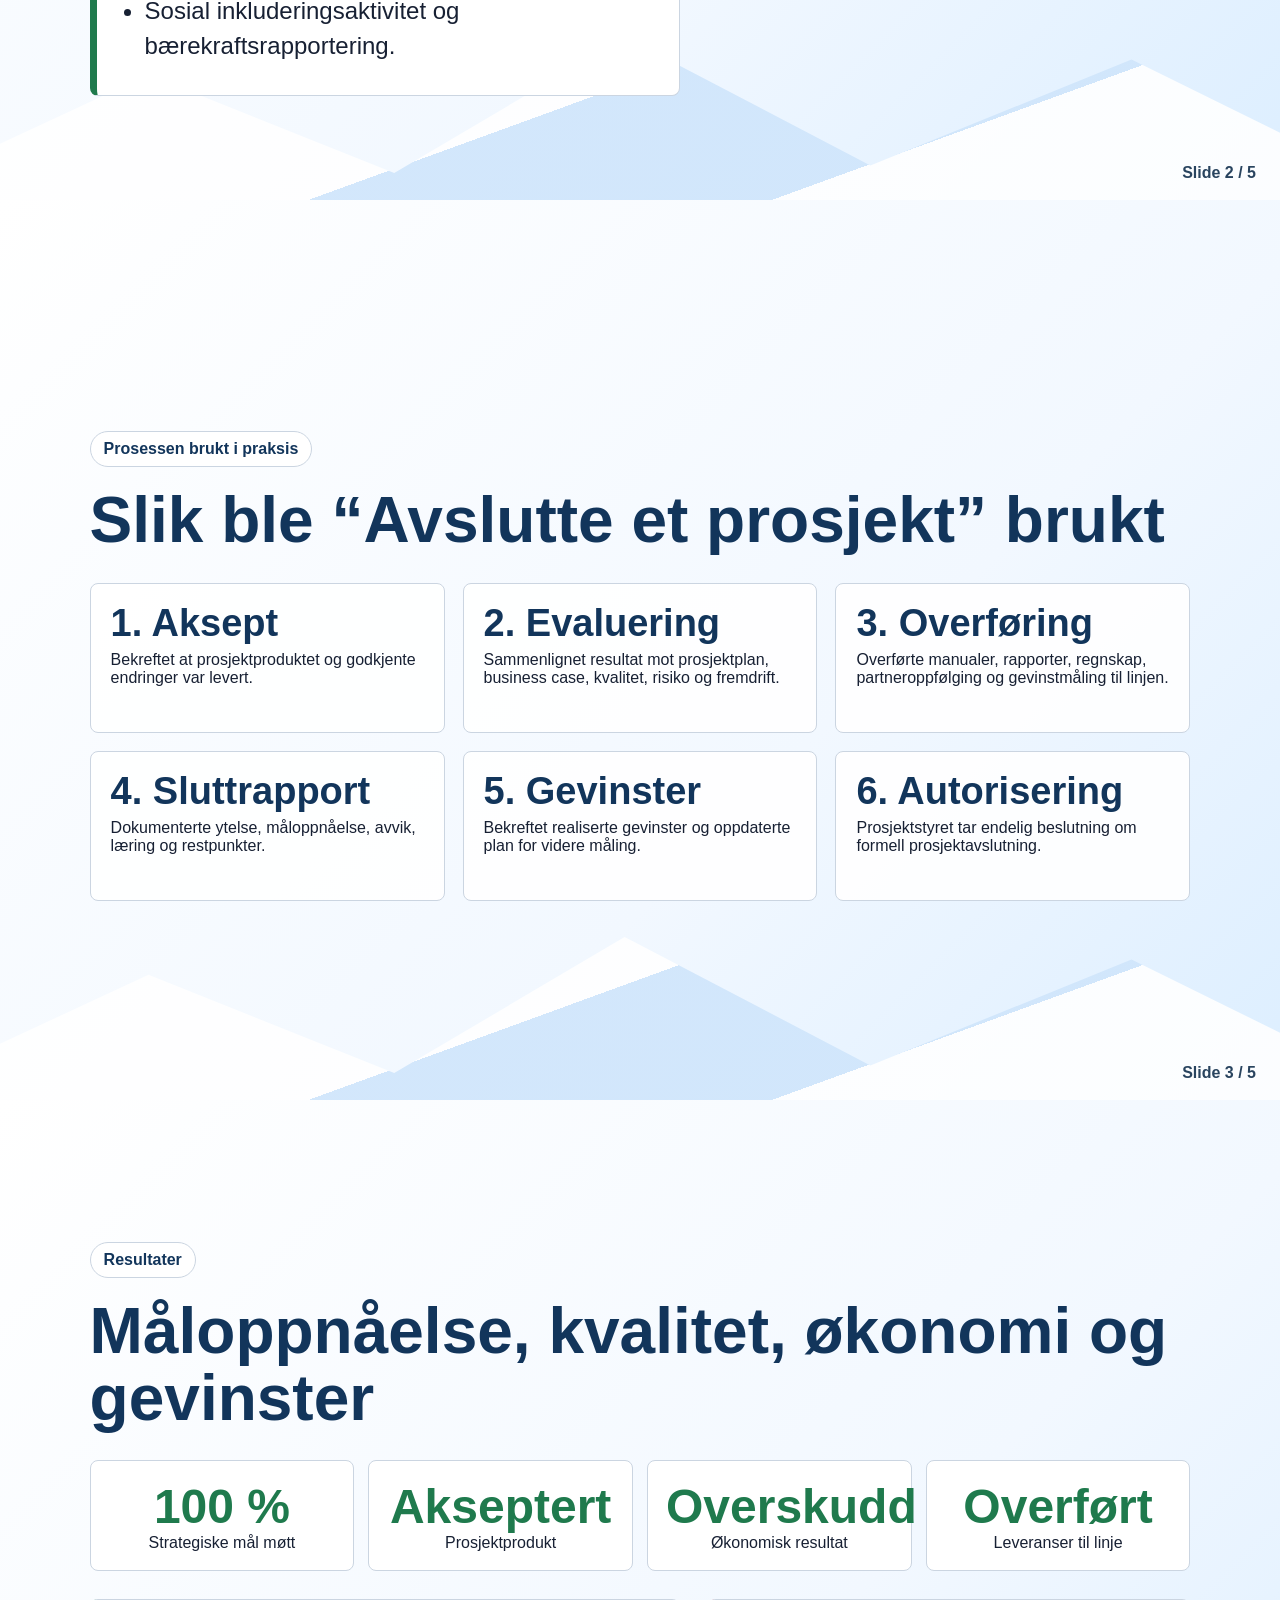
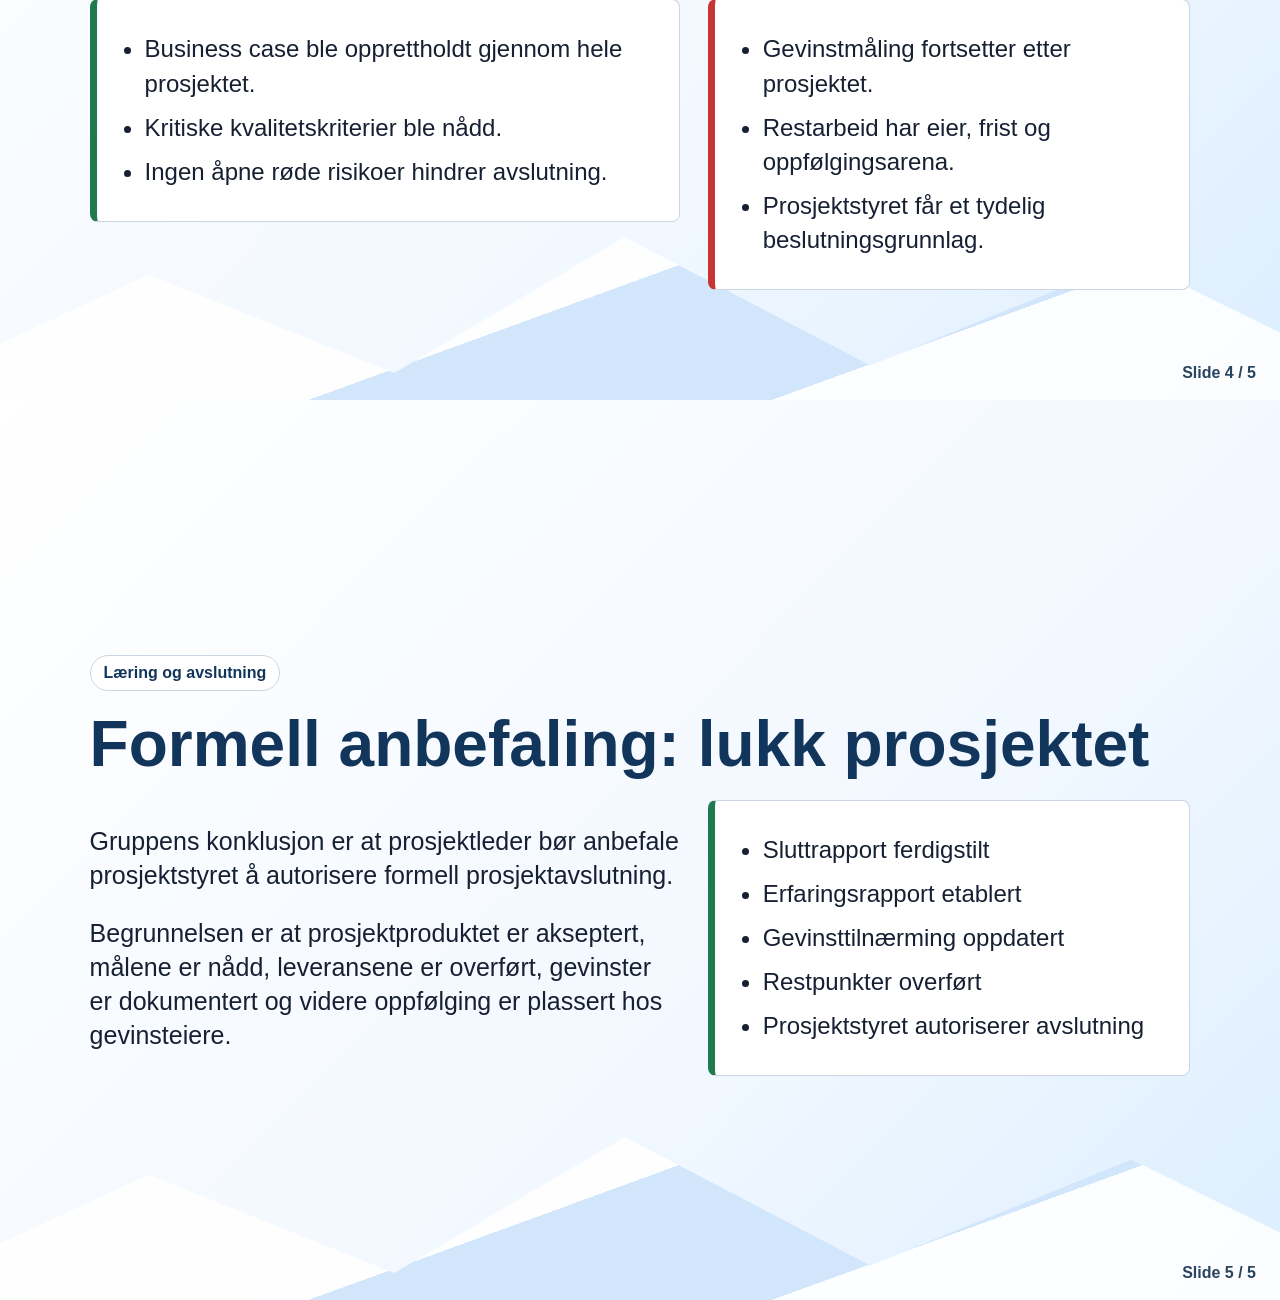
<file: documents/presentasjon.html>
<!doctype html>
<html lang="no">
<head>
  <meta charset="utf-8">
  <meta name="viewport" content="width=device-width, initial-scale=1">
  <title>Presentasjon - Avslutte et prosjekt - Wyllerløypa 2028</title>
  <style>
    :root{--blue:#12355b;--ink:#172033;--ice:#e8f3ff;--snow:#f7fbff;--line:#cbd5e1;--red:#c73535;--green:#1f7a4d}
    *{box-sizing:border-box}
    html{scroll-snap-type:y mandatory}
    body{margin:0;font-family:Arial,Helvetica,sans-serif;color:var(--ink);background:#06182b}
    .deck-nav{position:fixed;top:0;left:0;right:0;z-index:20;background:rgba(18,53,91,.94);display:flex;gap:10px;align-items:center;padding:10px 18px}
    .deck-nav a{color:#fff;text-decoration:none;border:1px solid rgba(255,255,255,.35);border-radius:6px;padding:7px 10px;font-size:14px;font-weight:700}
    .deck-nav img{width:34px;height:34px;object-fit:contain;background:#fff;border-radius:50%;margin-right:4px}
    .slide{min-height:100vh;scroll-snap-align:start;padding:86px 7vw 54px;display:grid;align-items:center;position:relative;overflow:hidden;background:linear-gradient(135deg,#ffffff 0%,#f2f8ff 62%,#dceeff 100%)}
    .slide:before{content:"";position:absolute;left:-10vw;right:-10vw;bottom:-18vh;height:42vh;background:linear-gradient(160deg,#ffffff 0 40%,#cfe5fb 40% 58%,#ffffff 58%);clip-path:polygon(0 58%,18% 24%,34% 50%,49% 14%,65% 48%,82% 20%,100% 56%,100% 100%,0 100%);opacity:.9}
    .content{position:relative;z-index:2;max-width:1180px}
    .eyebrow{display:inline-flex;align-items:center;gap:8px;background:#fff;border:1px solid var(--line);border-radius:999px;padding:8px 13px;color:var(--blue);font-weight:800;margin-bottom:20px}
    h1{font-size:clamp(42px,7vw,82px);line-height:1.02;margin:0 0 18px;color:var(--blue)}
    h2{font-size:clamp(34px,5vw,64px);line-height:1.05;margin:0 0 22px;color:var(--blue)}
    p{font-size:clamp(18px,2vw,25px);line-height:1.35;max-width:900px}
    .grid{display:grid;grid-template-columns:repeat(3,minmax(0,1fr));gap:18px;margin-top:28px}
    .card{background:rgba(255,255,255,.92);border:1px solid var(--line);border-radius:8px;padding:20px;min-height:150px}
    .card strong{display:block;color:var(--blue);font-size:clamp(24px,3vw,38px);line-height:1.05;margin-bottom:8px}
    .two{display:grid;grid-template-columns:1.1fr .9fr;gap:28px;align-items:start}
    .panel{background:#fff;border:1px solid var(--line);border-left:7px solid var(--red);border-radius:8px;padding:22px}
    .panel.green{border-left-color:var(--green)}
    ul{font-size:clamp(18px,2vw,24px);line-height:1.42;margin:0;padding-left:26px}
    li{margin:10px 0}
    .metric{display:grid;grid-template-columns:repeat(4,minmax(0,1fr));gap:14px;margin-top:28px}
    .metric div{background:#fff;border:1px solid var(--line);border-radius:8px;padding:18px;text-align:center}
    .metric strong{display:block;color:var(--green);font-size:clamp(26px,4vw,48px)}
    .footer-note{position:absolute;right:24px;bottom:18px;z-index:3;color:#29445f;font-weight:700}
    @media(max-width:900px){.grid,.metric,.two{grid-template-columns:1fr}.slide{padding:82px 22px 52px}.deck-nav{overflow:auto}.footer-note{position:relative;right:auto;bottom:auto;margin-top:24px}}
    @media print{html{scroll-snap-type:none}.deck-nav{display:none}.slide{min-height:720px;break-after:page;padding:40px}.slide:before{display:none}}
  </style>
</head>
<body>
<nav class="deck-nav">
  <img src="../assets/logo.png" alt="">
  <a href="../index.html">Forside</a>
  <a href="#slide1">1</a>
  <a href="#slide2">2</a>
  <a href="#slide3">3</a>
  <a href="#slide4">4</a>
  <a href="#slide5">5</a>
  <a href="prosjektrapport.html">Rapport</a>
</nav>

<section class="slide" id="slide1">
  <div class="content">
    <span class="eyebrow">PRINCE2: Avslutte et prosjekt</span>
    <h1>World Cup Alpint Wyllerløypa 2028</h1>
    <p>Et fiktivt arrangementsprosjekt brukt for å vise hvordan PRINCE2-prosessen for prosjektavslutning brukes i praksis: aksept, sluttrapport, gevinstoppfølging, læring og formell lukking.</p>
    <div class="grid">
      <div class="card"><strong>Prosjekt</strong>Internasjonalt alpint arrangement i Wyllerløypa.</div>
      <div class="card"><strong>Formål</strong>Sportslig kvalitet, publikum, omdømme, økonomi og sosial verdi.</div>
      <div class="card"><strong>Status</strong>Gjennomført som planlagt og klart for formell avslutning.</div>
    </div>
  </div>
  <div class="footer-note">Slide 1 / 5</div>
</section>

<section class="slide" id="slide2">
  <div class="content">
    <span class="eyebrow">Hva ble levert?</span>
    <h2>Prosjektproduktet ble levert og akseptert</h2>
    <div class="two">
      <div class="panel green">
        <ul>
          <li>World Cup-renn i alpint over to arrangementsdager.</li>
          <li>Arena, løype, målområde, publikumsflyt og sikkerhetsopplegg.</li>
          <li>TV/media, pressefasiliteter, sponsorflater og VIP/hospitality.</li>
          <li>Frivilligorganisasjon, transport, mat/drikke og publikumsservice.</li>
          <li>Sosial inkluderingsaktivitet og bærekraftsrapportering.</li>
        </ul>
      </div>
      <div class="panel">
        <p><strong>PRINCE2-poeng:</strong> Prosjektet kan ikke lukkes bare fordi arrangementet er ferdig. Det må bekreftes at prosjektproduktet er akseptert og at leveranser er overført til mottakere.</p>
      </div>
    </div>
  </div>
  <div class="footer-note">Slide 2 / 5</div>
</section>

<section class="slide" id="slide3">
  <div class="content">
    <span class="eyebrow">Prosessen brukt i praksis</span>
    <h2>Slik ble “Avslutte et prosjekt” brukt</h2>
    <div class="grid">
      <div class="card"><strong>1. Aksept</strong>Bekreftet at prosjektproduktet og godkjente endringer var levert.</div>
      <div class="card"><strong>2. Evaluering</strong>Sammenlignet resultat mot prosjektplan, business case, kvalitet, risiko og fremdrift.</div>
      <div class="card"><strong>3. Overføring</strong>Overførte manualer, rapporter, regnskap, partneroppfølging og gevinstmåling til linjen.</div>
      <div class="card"><strong>4. Sluttrapport</strong>Dokumenterte ytelse, måloppnåelse, avvik, læring og restpunkter.</div>
      <div class="card"><strong>5. Gevinster</strong>Bekreftet realiserte gevinster og oppdaterte plan for videre måling.</div>
      <div class="card"><strong>6. Autorisering</strong>Prosjektstyret tar endelig beslutning om formell prosjektavslutning.</div>
    </div>
  </div>
  <div class="footer-note">Slide 3 / 5</div>
</section>

<section class="slide" id="slide4">
  <div class="content">
    <span class="eyebrow">Resultater</span>
    <h2>Måloppnåelse, kvalitet, økonomi og gevinster</h2>
    <div class="metric">
      <div><strong>100 %</strong>Strategiske mål møtt</div>
      <div><strong>Akseptert</strong>Prosjektprodukt</div>
      <div><strong>Overskudd</strong>Økonomisk resultat</div>
      <div><strong>Overført</strong>Leveranser til linje</div>
    </div>
    <div class="two" style="margin-top:28px">
      <div class="panel green">
        <ul>
          <li>Business case ble opprettholdt gjennom hele prosjektet.</li>
          <li>Kritiske kvalitetskriterier ble nådd.</li>
          <li>Ingen åpne røde risikoer hindrer avslutning.</li>
        </ul>
      </div>
      <div class="panel">
        <ul>
          <li>Gevinstmåling fortsetter etter prosjektet.</li>
          <li>Restarbeid har eier, frist og oppfølgingsarena.</li>
          <li>Prosjektstyret får et tydelig beslutningsgrunnlag.</li>
        </ul>
      </div>
    </div>
  </div>
  <div class="footer-note">Slide 4 / 5</div>
</section>

<section class="slide" id="slide5">
  <div class="content">
    <span class="eyebrow">Læring og avslutning</span>
    <h2>Formell anbefaling: lukk prosjektet</h2>
    <div class="two">
      <div>
        <p>Gruppens konklusjon er at prosjektleder bør anbefale prosjektstyret å autorisere formell prosjektavslutning.</p>
        <p>Begrunnelsen er at prosjektproduktet er akseptert, målene er nådd, leveransene er overført, gevinster er dokumentert og videre oppfølging er plassert hos gevinsteiere.</p>
      </div>
      <div class="panel green">
        <ul>
          <li>Sluttrapport ferdigstilt</li>
          <li>Erfaringsrapport etablert</li>
          <li>Gevinsttilnærming oppdatert</li>
          <li>Restpunkter overført</li>
          <li>Prosjektstyret autoriserer avslutning</li>
        </ul>
      </div>
    </div>
  </div>
  <div class="footer-note">Slide 5 / 5</div>
</section>
</body>
</html>
</file>
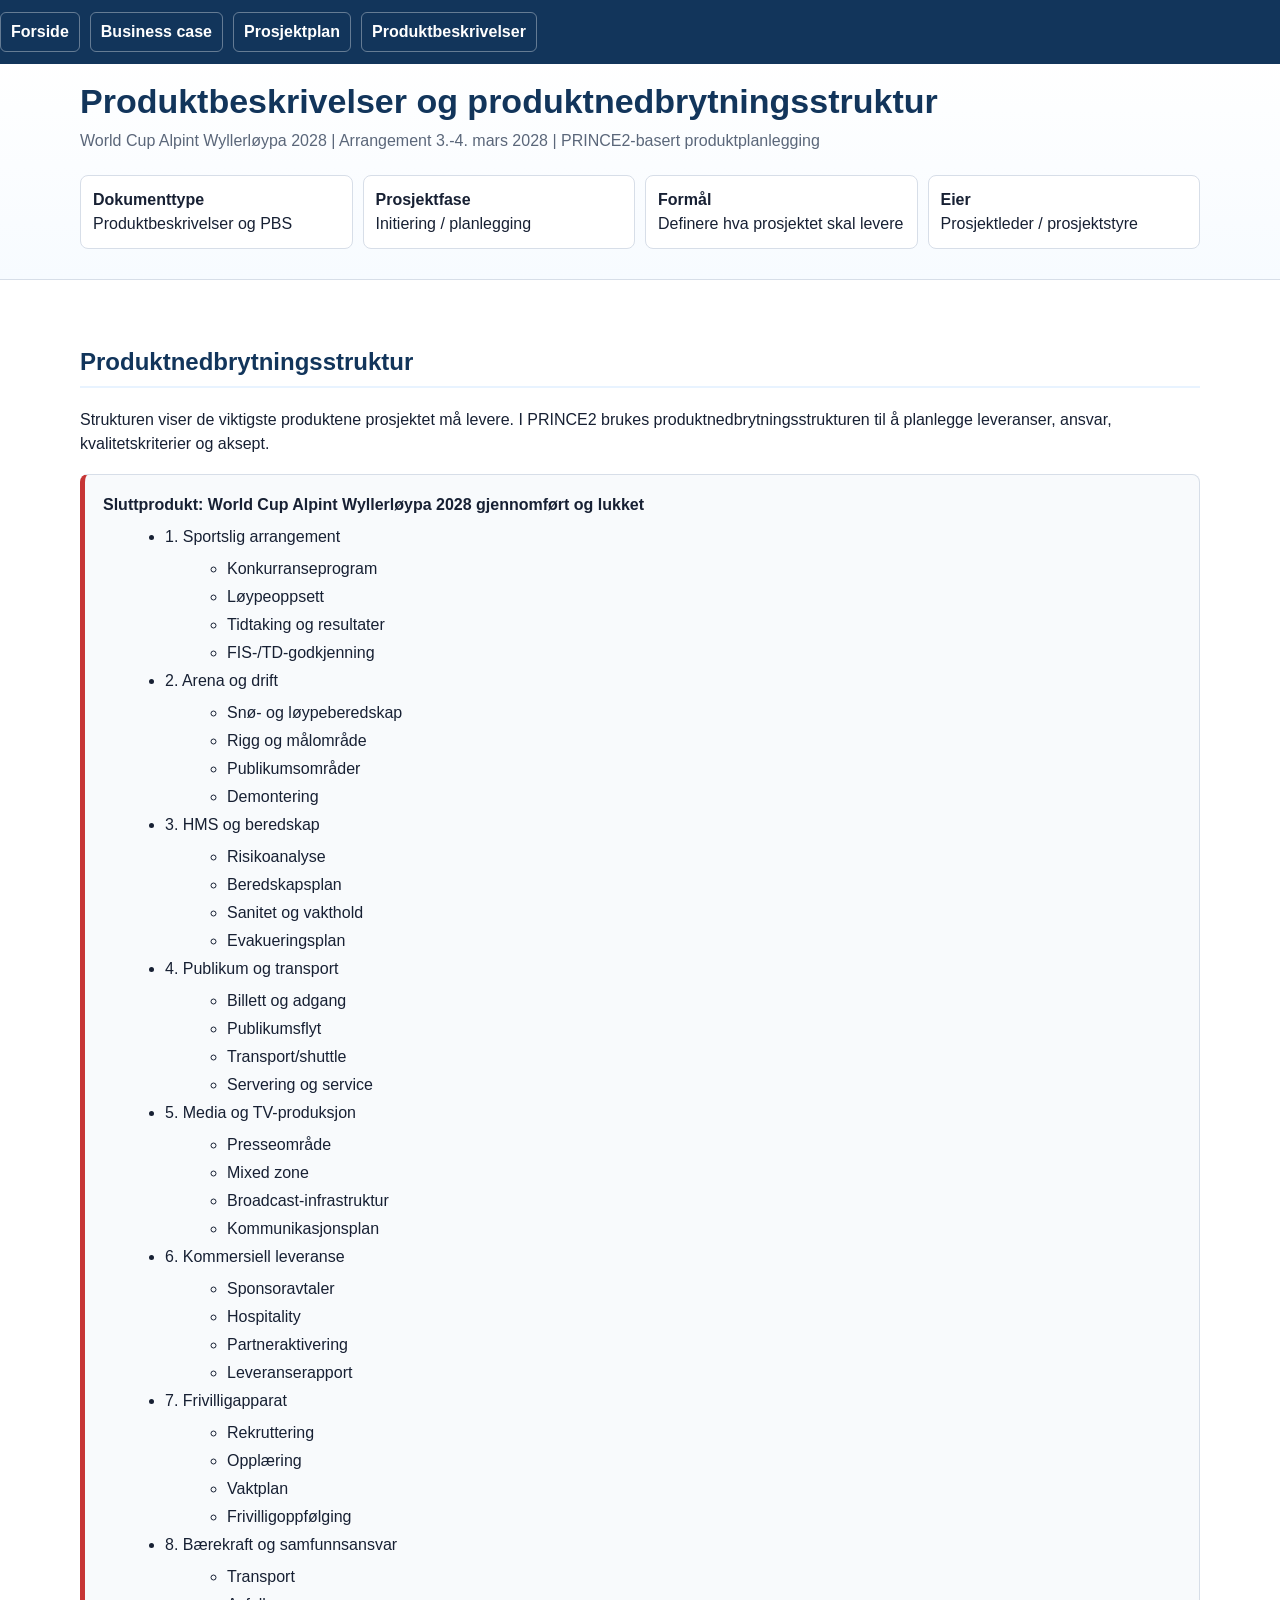
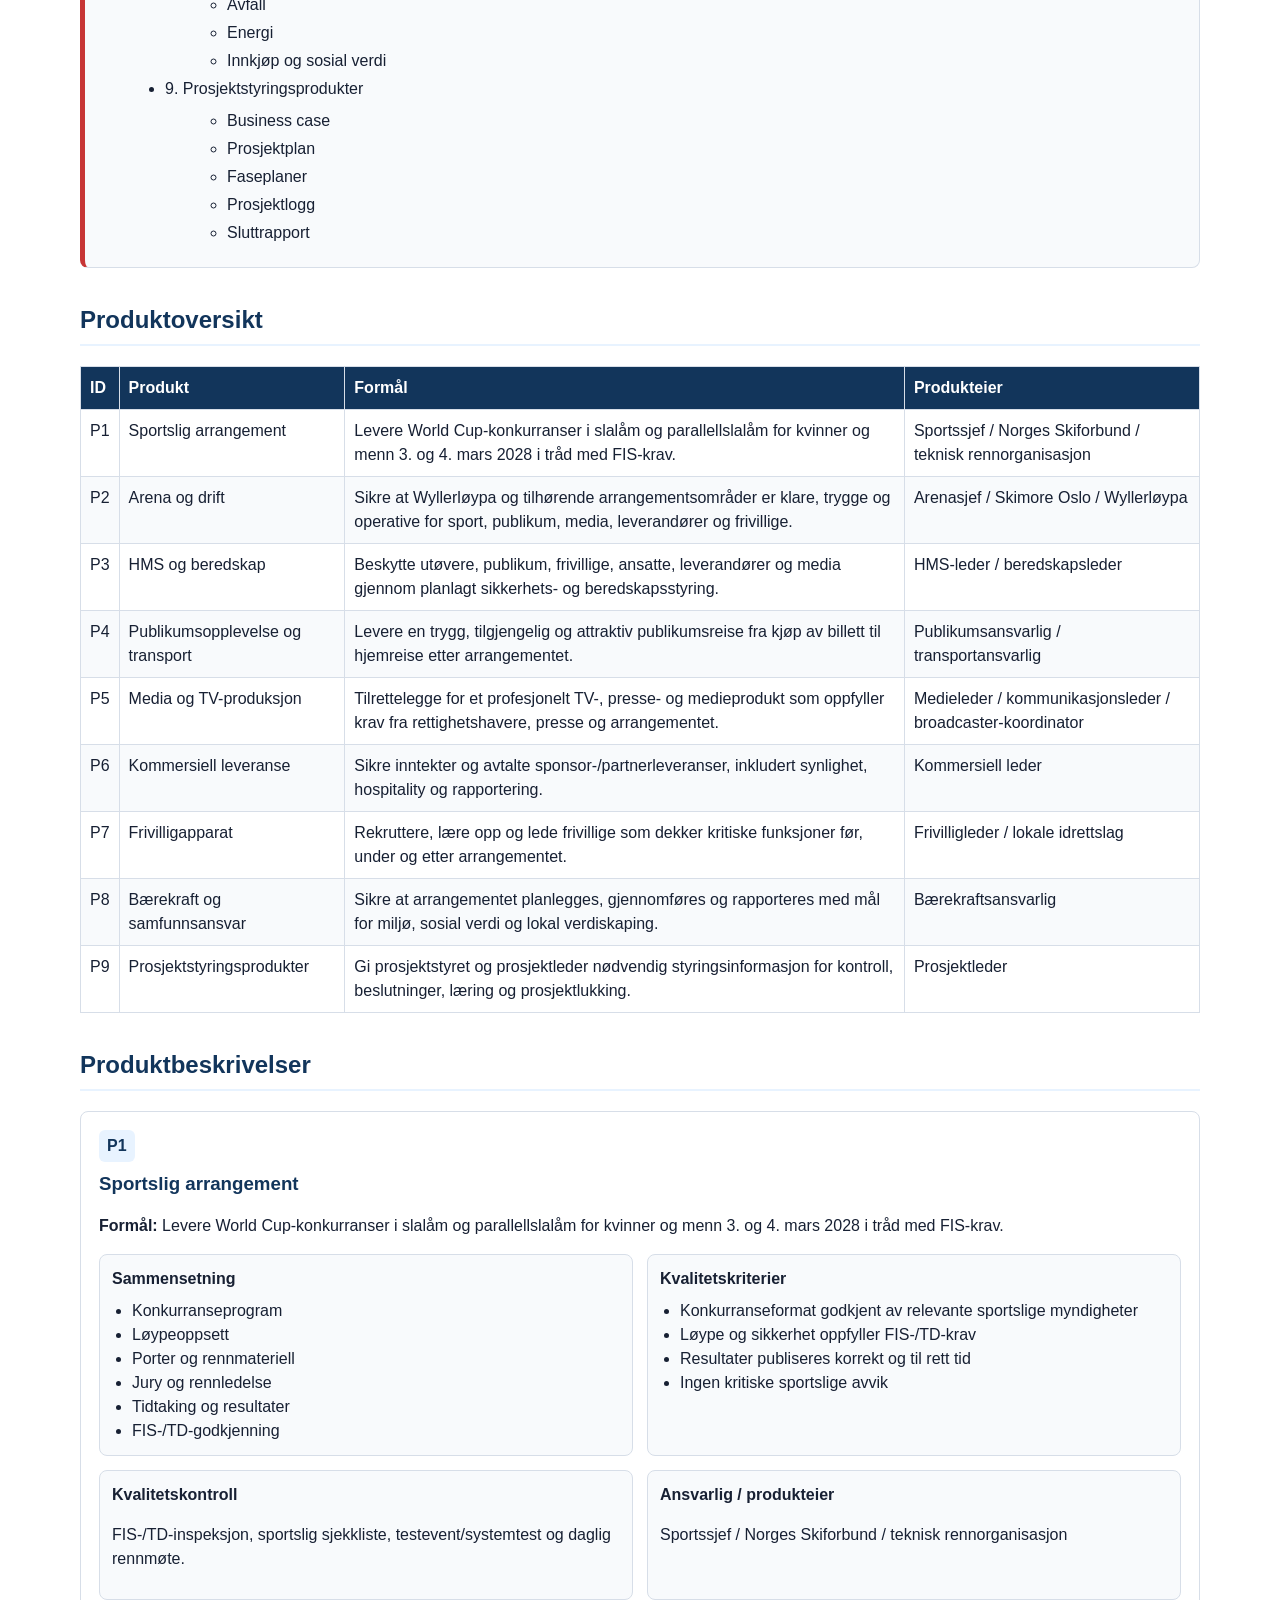
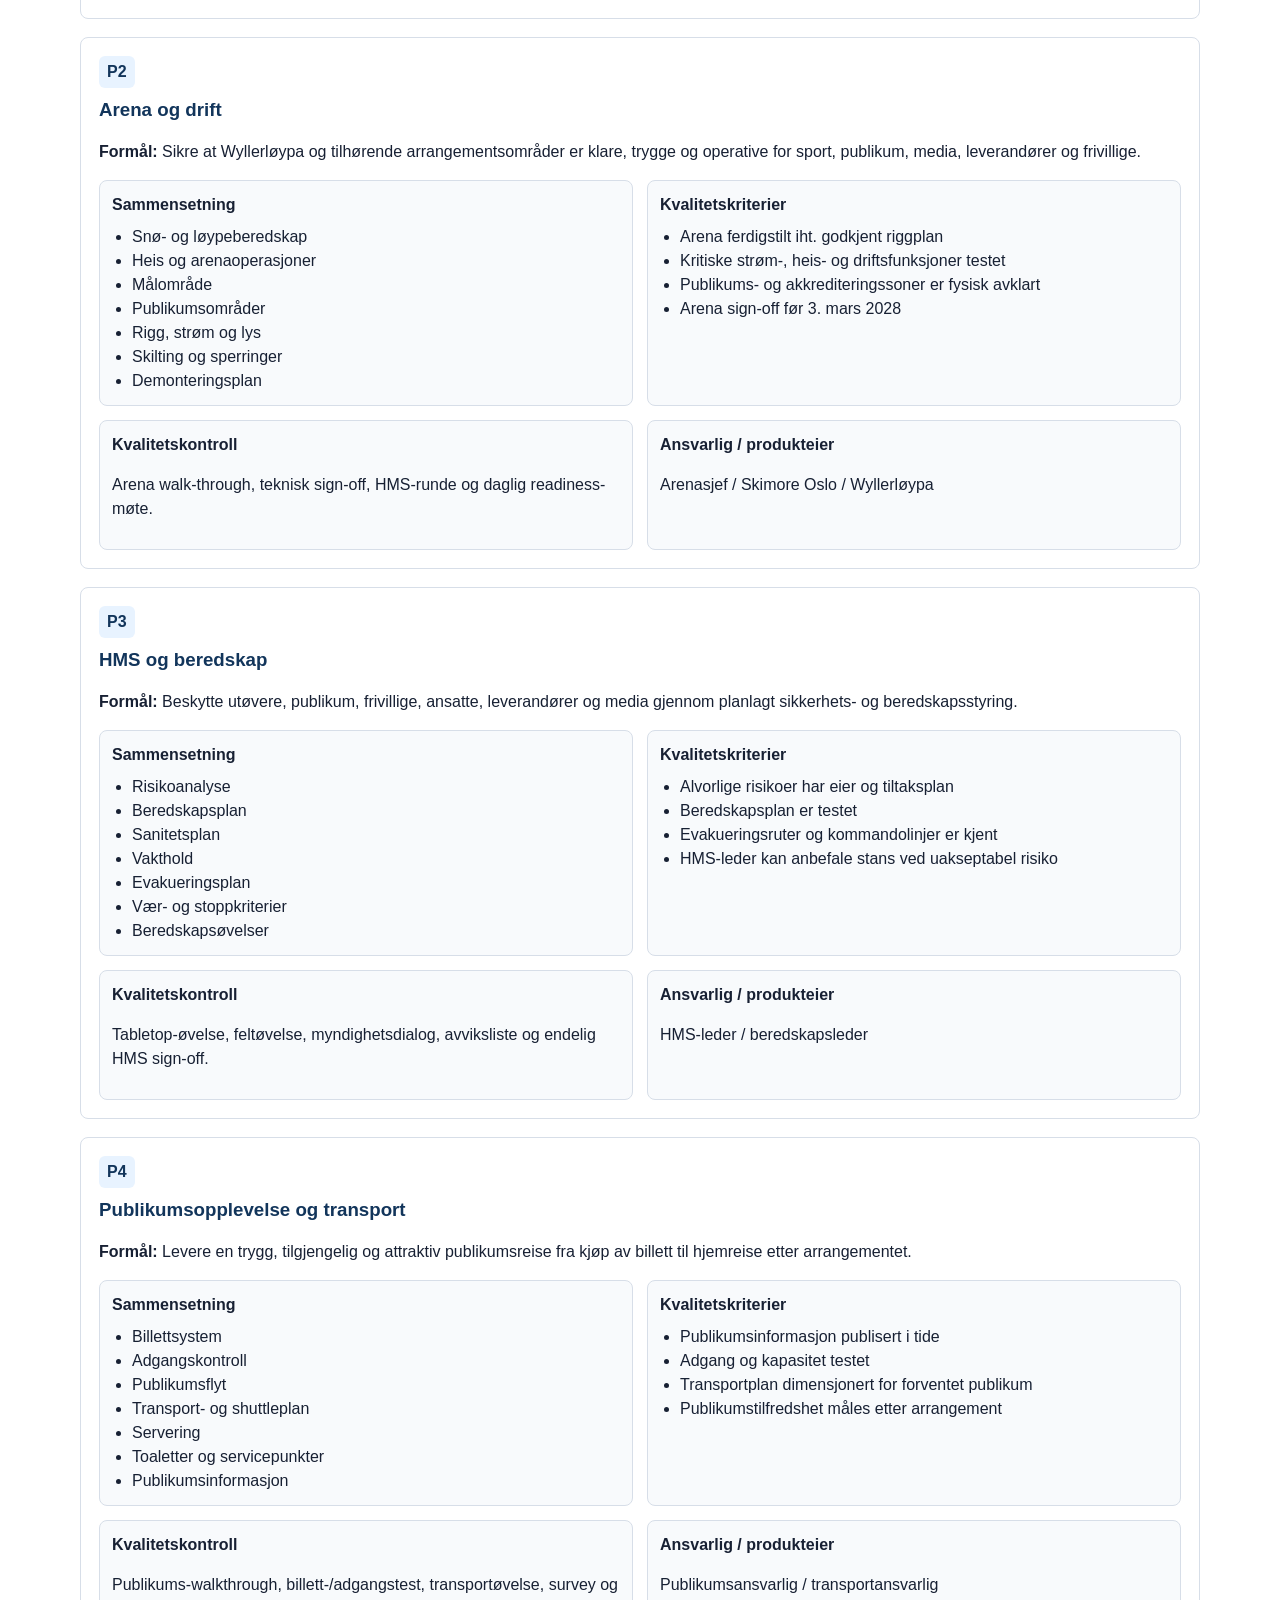
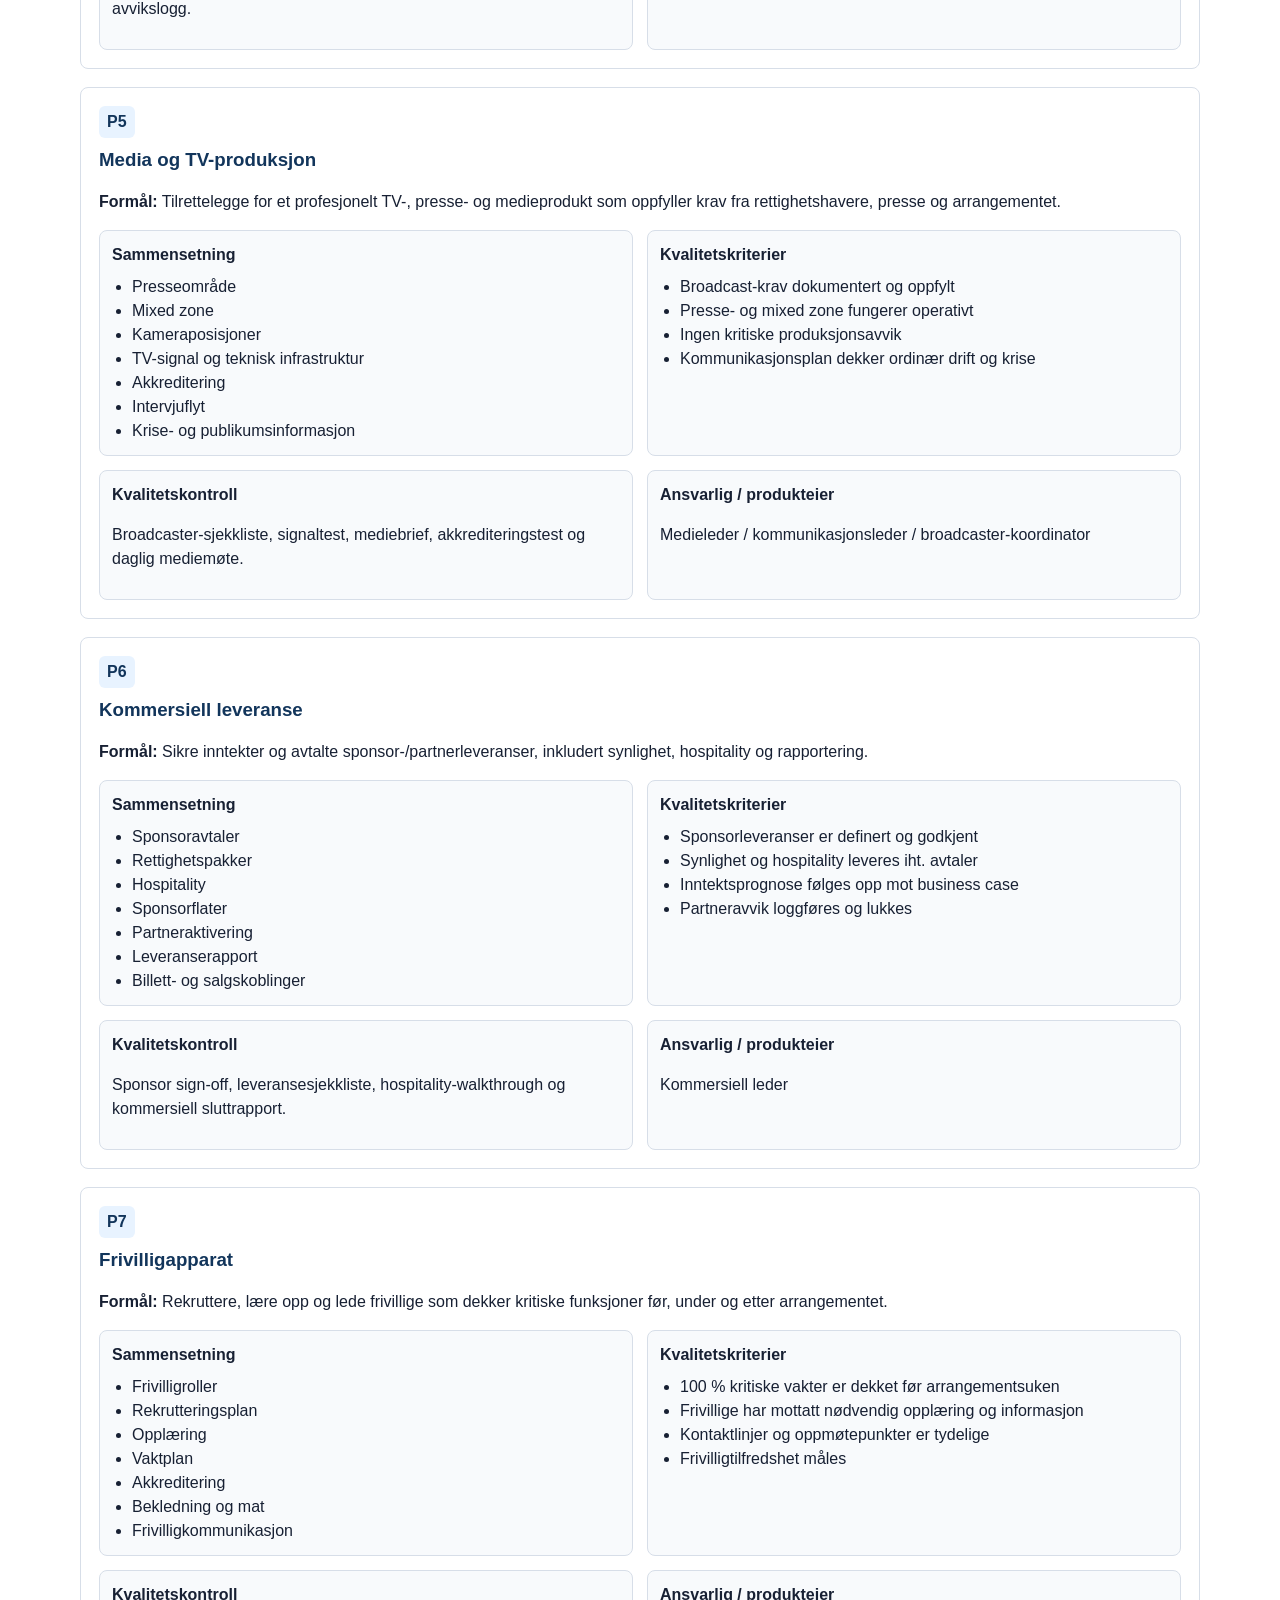
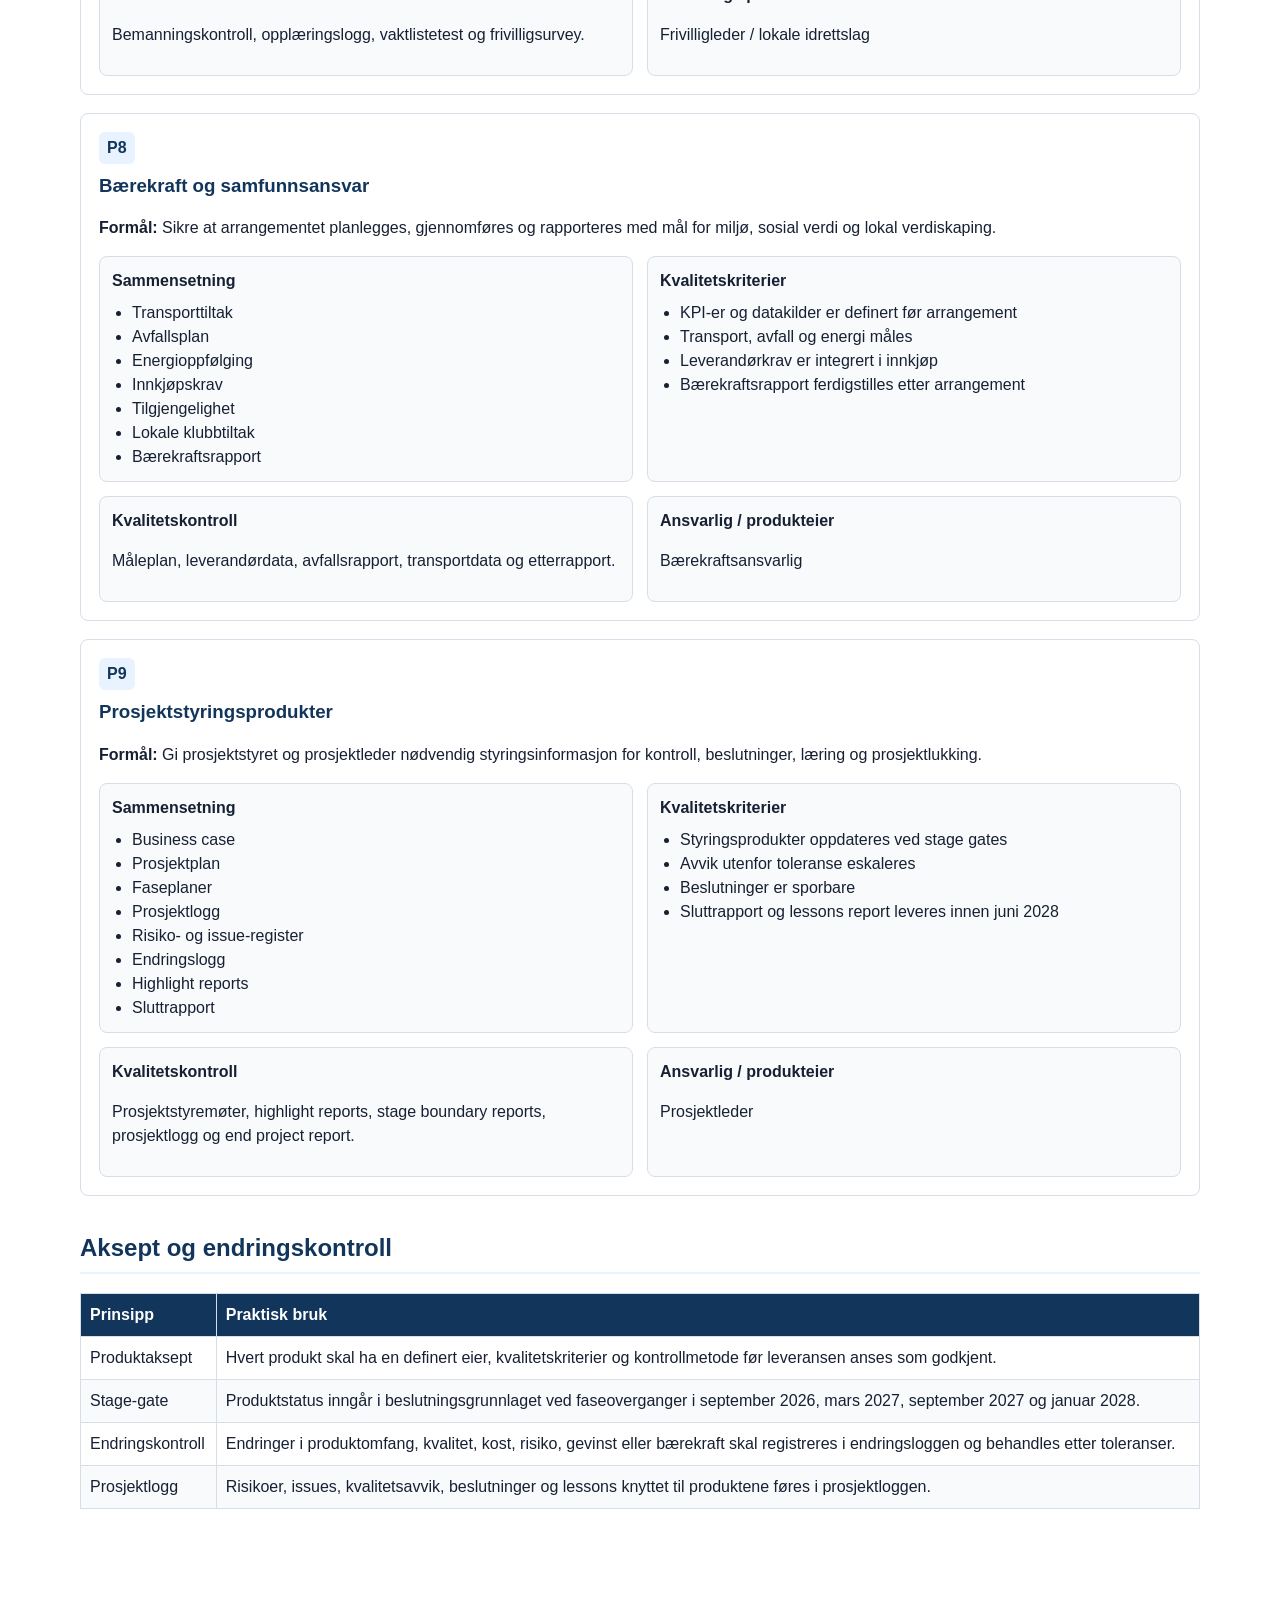
<file: documents/produktbeskrivelser.html>
<!doctype html>
<html lang="no">
<head>
<meta charset="utf-8">
<meta name="viewport" content="width=device-width, initial-scale=1">
<title>Produktbeskrivelser og produktnedbrytningsstruktur - Wyller 2028</title>
<style>
:root{--blue:#12355b;--ink:#172033;--muted:#5b677a;--line:#d7dee8;--ice:#e8f3ff;--panel:#f8fafc;--red:#c73535}
*{box-sizing:border-box}body{font-family:Arial,Helvetica,sans-serif;margin:0;color:var(--ink);line-height:1.5;background:white}
header{background:linear-gradient(180deg,#fff,#f7fbff);border-bottom:1px solid var(--line)}.shell{max-width:1180px;margin:0 auto;padding:30px}
h1{margin:0;color:var(--blue);font-size:34px;line-height:1.15}.subtitle{margin:8px 0 0;color:var(--muted)}
h2{color:var(--blue);margin-top:34px;border-bottom:2px solid var(--ice);padding-bottom:6px}h3{color:var(--blue);margin:0 0 8px}
.meta{display:grid;grid-template-columns:repeat(4,minmax(0,1fr));gap:10px;margin-top:22px}.meta div{background:white;border:1px solid var(--line);border-radius:8px;padding:12px}
.tree{background:var(--panel);border:1px solid var(--line);border-left:5px solid var(--red);border-radius:8px;padding:18px;margin:18px 0}.tree ul{margin:8px 0 0 22px}.tree li{margin:4px 0}
table{border-collapse:collapse;width:100%;margin:14px 0 26px}th{background:var(--blue);color:#fff;text-align:left}th,td{border:1px solid var(--line);padding:9px;vertical-align:top}tr:nth-child(even) td{background:var(--panel)}
.product{border:1px solid var(--line);border-radius:8px;padding:18px;margin:18px 0;background:#fff}.tag{display:inline-block;background:var(--ice);color:var(--blue);font-weight:700;border-radius:6px;padding:4px 8px;margin-bottom:8px}
.grid{display:grid;grid-template-columns:repeat(2,minmax(0,1fr));gap:14px}.box{background:var(--panel);border:1px solid var(--line);border-radius:8px;padding:12px}.box ul{margin:8px 0 0 20px;padding:0}
@media(max-width:800px){.shell{padding:20px}.meta,.grid{grid-template-columns:1fr}h1{font-size:27px}}
.site-nav{position:sticky;top:0;z-index:10;background:#12355b;margin:-40px -40px 28px;padding:12px 40px;display:flex;gap:10px;flex-wrap:wrap}.site-nav a{color:#fff;text-decoration:none;border:1px solid rgba(255,255,255,.35);border-radius:6px;padding:7px 10px;font-weight:700}.site-nav a:hover{background:rgba(255,255,255,.12)}@media(max-width:760px){.site-nav{margin:-20px -20px 22px;padding:10px 20px}}</style>
</head>
<body>
<div class="site-nav"><a href="../index.html">Forside</a><a href="business-case.html">Business case</a><a href="prosjektplan.html">Prosjektplan</a><a href="produktbeskrivelser.html">Produktbeskrivelser</a></div>
<header><div class='shell'>
<h1>Produktbeskrivelser og produktnedbrytningsstruktur</h1>
<p class='subtitle'>World Cup Alpint Wyllerløypa 2028 | Arrangement 3.-4. mars 2028 | PRINCE2-basert produktplanlegging</p>
<div class='meta'>
<div><strong>Dokumenttype</strong><br>Produktbeskrivelser og PBS</div>
<div><strong>Prosjektfase</strong><br>Initiering / planlegging</div>
<div><strong>Formål</strong><br>Definere hva prosjektet skal levere</div>
<div><strong>Eier</strong><br>Prosjektleder / prosjektstyre</div>
</div></div></header>
<main class='shell'>
<h2>Produktnedbrytningsstruktur</h2>
<p>Strukturen viser de viktigste produktene prosjektet må levere. I PRINCE2 brukes produktnedbrytningsstrukturen til å planlegge leveranser, ansvar, kvalitetskriterier og aksept.</p>
<div class='tree'><strong>Sluttprodukt: World Cup Alpint Wyllerløypa 2028 gjennomført og lukket</strong>
<ul>
<li>1. Sportslig arrangement<ul><li>Konkurranseprogram</li><li>Løypeoppsett</li><li>Tidtaking og resultater</li><li>FIS-/TD-godkjenning</li></ul></li>
<li>2. Arena og drift<ul><li>Snø- og løypeberedskap</li><li>Rigg og målområde</li><li>Publikumsområder</li><li>Demontering</li></ul></li>
<li>3. HMS og beredskap<ul><li>Risikoanalyse</li><li>Beredskapsplan</li><li>Sanitet og vakthold</li><li>Evakueringsplan</li></ul></li>
<li>4. Publikum og transport<ul><li>Billett og adgang</li><li>Publikumsflyt</li><li>Transport/shuttle</li><li>Servering og service</li></ul></li>
<li>5. Media og TV-produksjon<ul><li>Presseområde</li><li>Mixed zone</li><li>Broadcast-infrastruktur</li><li>Kommunikasjonsplan</li></ul></li>
<li>6. Kommersiell leveranse<ul><li>Sponsoravtaler</li><li>Hospitality</li><li>Partneraktivering</li><li>Leveranserapport</li></ul></li>
<li>7. Frivilligapparat<ul><li>Rekruttering</li><li>Opplæring</li><li>Vaktplan</li><li>Frivilligoppfølging</li></ul></li>
<li>8. Bærekraft og samfunnsansvar<ul><li>Transport</li><li>Avfall</li><li>Energi</li><li>Innkjøp og sosial verdi</li></ul></li>
<li>9. Prosjektstyringsprodukter<ul><li>Business case</li><li>Prosjektplan</li><li>Faseplaner</li><li>Prosjektlogg</li><li>Sluttrapport</li></ul></li>
</ul></div>
<h2>Produktoversikt</h2>
<table><thead><tr><th>ID</th><th>Produkt</th><th>Formål</th><th>Produkteier</th></tr></thead><tbody>
<tr><td>P1</td><td>Sportslig arrangement</td><td>Levere World Cup-konkurranser i slalåm og parallellslalåm for kvinner og menn 3. og 4. mars 2028 i tråd med FIS-krav.</td><td>Sportssjef / Norges Skiforbund / teknisk rennorganisasjon</td></tr>
<tr><td>P2</td><td>Arena og drift</td><td>Sikre at Wyllerløypa og tilhørende arrangementsområder er klare, trygge og operative for sport, publikum, media, leverandører og frivillige.</td><td>Arenasjef / Skimore Oslo / Wyllerløypa</td></tr>
<tr><td>P3</td><td>HMS og beredskap</td><td>Beskytte utøvere, publikum, frivillige, ansatte, leverandører og media gjennom planlagt sikkerhets- og beredskapsstyring.</td><td>HMS-leder / beredskapsleder</td></tr>
<tr><td>P4</td><td>Publikumsopplevelse og transport</td><td>Levere en trygg, tilgjengelig og attraktiv publikumsreise fra kjøp av billett til hjemreise etter arrangementet.</td><td>Publikumsansvarlig / transportansvarlig</td></tr>
<tr><td>P5</td><td>Media og TV-produksjon</td><td>Tilrettelegge for et profesjonelt TV-, presse- og medieprodukt som oppfyller krav fra rettighetshavere, presse og arrangementet.</td><td>Medieleder / kommunikasjonsleder / broadcaster-koordinator</td></tr>
<tr><td>P6</td><td>Kommersiell leveranse</td><td>Sikre inntekter og avtalte sponsor-/partnerleveranser, inkludert synlighet, hospitality og rapportering.</td><td>Kommersiell leder</td></tr>
<tr><td>P7</td><td>Frivilligapparat</td><td>Rekruttere, lære opp og lede frivillige som dekker kritiske funksjoner før, under og etter arrangementet.</td><td>Frivilligleder / lokale idrettslag</td></tr>
<tr><td>P8</td><td>Bærekraft og samfunnsansvar</td><td>Sikre at arrangementet planlegges, gjennomføres og rapporteres med mål for miljø, sosial verdi og lokal verdiskaping.</td><td>Bærekraftsansvarlig</td></tr>
<tr><td>P9</td><td>Prosjektstyringsprodukter</td><td>Gi prosjektstyret og prosjektleder nødvendig styringsinformasjon for kontroll, beslutninger, læring og prosjektlukking.</td><td>Prosjektleder</td></tr>
</tbody></table>
<h2>Produktbeskrivelser</h2>
<section class='product'>
<span class='tag'>P1</span>
<h3>Sportslig arrangement</h3>
<p><strong>Formål:</strong> Levere World Cup-konkurranser i slalåm og parallellslalåm for kvinner og menn 3. og 4. mars 2028 i tråd med FIS-krav.</p>
<div class='grid'>
<div class='box'><strong>Sammensetning</strong><ul><li>Konkurranseprogram</li><li>Løypeoppsett</li><li>Porter og rennmateriell</li><li>Jury og rennledelse</li><li>Tidtaking og resultater</li><li>FIS-/TD-godkjenning</li></ul></div>
<div class='box'><strong>Kvalitetskriterier</strong><ul><li>Konkurranseformat godkjent av relevante sportslige myndigheter</li><li>Løype og sikkerhet oppfyller FIS-/TD-krav</li><li>Resultater publiseres korrekt og til rett tid</li><li>Ingen kritiske sportslige avvik</li></ul></div>
<div class='box'><strong>Kvalitetskontroll</strong><p>FIS-/TD-inspeksjon, sportslig sjekkliste, testevent/systemtest og daglig rennmøte.</p></div>
<div class='box'><strong>Ansvarlig / produkteier</strong><p>Sportssjef / Norges Skiforbund / teknisk rennorganisasjon</p></div>
</div></section>
<section class='product'>
<span class='tag'>P2</span>
<h3>Arena og drift</h3>
<p><strong>Formål:</strong> Sikre at Wyllerløypa og tilhørende arrangementsområder er klare, trygge og operative for sport, publikum, media, leverandører og frivillige.</p>
<div class='grid'>
<div class='box'><strong>Sammensetning</strong><ul><li>Snø- og løypeberedskap</li><li>Heis og arenaoperasjoner</li><li>Målområde</li><li>Publikumsområder</li><li>Rigg, strøm og lys</li><li>Skilting og sperringer</li><li>Demonteringsplan</li></ul></div>
<div class='box'><strong>Kvalitetskriterier</strong><ul><li>Arena ferdigstilt iht. godkjent riggplan</li><li>Kritiske strøm-, heis- og driftsfunksjoner testet</li><li>Publikums- og akkrediteringssoner er fysisk avklart</li><li>Arena sign-off før 3. mars 2028</li></ul></div>
<div class='box'><strong>Kvalitetskontroll</strong><p>Arena walk-through, teknisk sign-off, HMS-runde og daglig readiness-møte.</p></div>
<div class='box'><strong>Ansvarlig / produkteier</strong><p>Arenasjef / Skimore Oslo / Wyllerløypa</p></div>
</div></section>
<section class='product'>
<span class='tag'>P3</span>
<h3>HMS og beredskap</h3>
<p><strong>Formål:</strong> Beskytte utøvere, publikum, frivillige, ansatte, leverandører og media gjennom planlagt sikkerhets- og beredskapsstyring.</p>
<div class='grid'>
<div class='box'><strong>Sammensetning</strong><ul><li>Risikoanalyse</li><li>Beredskapsplan</li><li>Sanitetsplan</li><li>Vakthold</li><li>Evakueringsplan</li><li>Vær- og stoppkriterier</li><li>Beredskapsøvelser</li></ul></div>
<div class='box'><strong>Kvalitetskriterier</strong><ul><li>Alvorlige risikoer har eier og tiltaksplan</li><li>Beredskapsplan er testet</li><li>Evakueringsruter og kommandolinjer er kjent</li><li>HMS-leder kan anbefale stans ved uakseptabel risiko</li></ul></div>
<div class='box'><strong>Kvalitetskontroll</strong><p>Tabletop-øvelse, feltøvelse, myndighetsdialog, avviksliste og endelig HMS sign-off.</p></div>
<div class='box'><strong>Ansvarlig / produkteier</strong><p>HMS-leder / beredskapsleder</p></div>
</div></section>
<section class='product'>
<span class='tag'>P4</span>
<h3>Publikumsopplevelse og transport</h3>
<p><strong>Formål:</strong> Levere en trygg, tilgjengelig og attraktiv publikumsreise fra kjøp av billett til hjemreise etter arrangementet.</p>
<div class='grid'>
<div class='box'><strong>Sammensetning</strong><ul><li>Billettsystem</li><li>Adgangskontroll</li><li>Publikumsflyt</li><li>Transport- og shuttleplan</li><li>Servering</li><li>Toaletter og servicepunkter</li><li>Publikumsinformasjon</li></ul></div>
<div class='box'><strong>Kvalitetskriterier</strong><ul><li>Publikumsinformasjon publisert i tide</li><li>Adgang og kapasitet testet</li><li>Transportplan dimensjonert for forventet publikum</li><li>Publikumstilfredshet måles etter arrangement</li></ul></div>
<div class='box'><strong>Kvalitetskontroll</strong><p>Publikums-walkthrough, billett-/adgangstest, transportøvelse, survey og avvikslogg.</p></div>
<div class='box'><strong>Ansvarlig / produkteier</strong><p>Publikumsansvarlig / transportansvarlig</p></div>
</div></section>
<section class='product'>
<span class='tag'>P5</span>
<h3>Media og TV-produksjon</h3>
<p><strong>Formål:</strong> Tilrettelegge for et profesjonelt TV-, presse- og medieprodukt som oppfyller krav fra rettighetshavere, presse og arrangementet.</p>
<div class='grid'>
<div class='box'><strong>Sammensetning</strong><ul><li>Presseområde</li><li>Mixed zone</li><li>Kameraposisjoner</li><li>TV-signal og teknisk infrastruktur</li><li>Akkreditering</li><li>Intervjuflyt</li><li>Krise- og publikumsinformasjon</li></ul></div>
<div class='box'><strong>Kvalitetskriterier</strong><ul><li>Broadcast-krav dokumentert og oppfylt</li><li>Presse- og mixed zone fungerer operativt</li><li>Ingen kritiske produksjonsavvik</li><li>Kommunikasjonsplan dekker ordinær drift og krise</li></ul></div>
<div class='box'><strong>Kvalitetskontroll</strong><p>Broadcaster-sjekkliste, signaltest, mediebrief, akkrediteringstest og daglig mediemøte.</p></div>
<div class='box'><strong>Ansvarlig / produkteier</strong><p>Medieleder / kommunikasjonsleder / broadcaster-koordinator</p></div>
</div></section>
<section class='product'>
<span class='tag'>P6</span>
<h3>Kommersiell leveranse</h3>
<p><strong>Formål:</strong> Sikre inntekter og avtalte sponsor-/partnerleveranser, inkludert synlighet, hospitality og rapportering.</p>
<div class='grid'>
<div class='box'><strong>Sammensetning</strong><ul><li>Sponsoravtaler</li><li>Rettighetspakker</li><li>Hospitality</li><li>Sponsorflater</li><li>Partneraktivering</li><li>Leveranserapport</li><li>Billett- og salgskoblinger</li></ul></div>
<div class='box'><strong>Kvalitetskriterier</strong><ul><li>Sponsorleveranser er definert og godkjent</li><li>Synlighet og hospitality leveres iht. avtaler</li><li>Inntektsprognose følges opp mot business case</li><li>Partneravvik loggføres og lukkes</li></ul></div>
<div class='box'><strong>Kvalitetskontroll</strong><p>Sponsor sign-off, leveransesjekkliste, hospitality-walkthrough og kommersiell sluttrapport.</p></div>
<div class='box'><strong>Ansvarlig / produkteier</strong><p>Kommersiell leder</p></div>
</div></section>
<section class='product'>
<span class='tag'>P7</span>
<h3>Frivilligapparat</h3>
<p><strong>Formål:</strong> Rekruttere, lære opp og lede frivillige som dekker kritiske funksjoner før, under og etter arrangementet.</p>
<div class='grid'>
<div class='box'><strong>Sammensetning</strong><ul><li>Frivilligroller</li><li>Rekrutteringsplan</li><li>Opplæring</li><li>Vaktplan</li><li>Akkreditering</li><li>Bekledning og mat</li><li>Frivilligkommunikasjon</li></ul></div>
<div class='box'><strong>Kvalitetskriterier</strong><ul><li>100 % kritiske vakter er dekket før arrangementsuken</li><li>Frivillige har mottatt nødvendig opplæring og informasjon</li><li>Kontaktlinjer og oppmøtepunkter er tydelige</li><li>Frivilligtilfredshet måles</li></ul></div>
<div class='box'><strong>Kvalitetskontroll</strong><p>Bemanningskontroll, opplæringslogg, vaktlistetest og frivilligsurvey.</p></div>
<div class='box'><strong>Ansvarlig / produkteier</strong><p>Frivilligleder / lokale idrettslag</p></div>
</div></section>
<section class='product'>
<span class='tag'>P8</span>
<h3>Bærekraft og samfunnsansvar</h3>
<p><strong>Formål:</strong> Sikre at arrangementet planlegges, gjennomføres og rapporteres med mål for miljø, sosial verdi og lokal verdiskaping.</p>
<div class='grid'>
<div class='box'><strong>Sammensetning</strong><ul><li>Transporttiltak</li><li>Avfallsplan</li><li>Energioppfølging</li><li>Innkjøpskrav</li><li>Tilgjengelighet</li><li>Lokale klubbtiltak</li><li>Bærekraftsrapport</li></ul></div>
<div class='box'><strong>Kvalitetskriterier</strong><ul><li>KPI-er og datakilder er definert før arrangement</li><li>Transport, avfall og energi måles</li><li>Leverandørkrav er integrert i innkjøp</li><li>Bærekraftsrapport ferdigstilles etter arrangement</li></ul></div>
<div class='box'><strong>Kvalitetskontroll</strong><p>Måleplan, leverandørdata, avfallsrapport, transportdata og etterrapport.</p></div>
<div class='box'><strong>Ansvarlig / produkteier</strong><p>Bærekraftsansvarlig</p></div>
</div></section>
<section class='product'>
<span class='tag'>P9</span>
<h3>Prosjektstyringsprodukter</h3>
<p><strong>Formål:</strong> Gi prosjektstyret og prosjektleder nødvendig styringsinformasjon for kontroll, beslutninger, læring og prosjektlukking.</p>
<div class='grid'>
<div class='box'><strong>Sammensetning</strong><ul><li>Business case</li><li>Prosjektplan</li><li>Faseplaner</li><li>Prosjektlogg</li><li>Risiko- og issue-register</li><li>Endringslogg</li><li>Highlight reports</li><li>Sluttrapport</li></ul></div>
<div class='box'><strong>Kvalitetskriterier</strong><ul><li>Styringsprodukter oppdateres ved stage gates</li><li>Avvik utenfor toleranse eskaleres</li><li>Beslutninger er sporbare</li><li>Sluttrapport og lessons report leveres innen juni 2028</li></ul></div>
<div class='box'><strong>Kvalitetskontroll</strong><p>Prosjektstyremøter, highlight reports, stage boundary reports, prosjektlogg og end project report.</p></div>
<div class='box'><strong>Ansvarlig / produkteier</strong><p>Prosjektleder</p></div>
</div></section>
<h2>Aksept og endringskontroll</h2>
<table><thead><tr><th>Prinsipp</th><th>Praktisk bruk</th></tr></thead><tbody>
<tr><td>Produktaksept</td><td>Hvert produkt skal ha en definert eier, kvalitetskriterier og kontrollmetode før leveransen anses som godkjent.</td></tr>
<tr><td>Stage-gate</td><td>Produktstatus inngår i beslutningsgrunnlaget ved faseoverganger i september 2026, mars 2027, september 2027 og januar 2028.</td></tr>
<tr><td>Endringskontroll</td><td>Endringer i produktomfang, kvalitet, kost, risiko, gevinst eller bærekraft skal registreres i endringsloggen og behandles etter toleranser.</td></tr>
<tr><td>Prosjektlogg</td><td>Risikoer, issues, kvalitetsavvik, beslutninger og lessons knyttet til produktene føres i prosjektloggen.</td></tr>
</tbody></table>
</main></body></html>
</file>
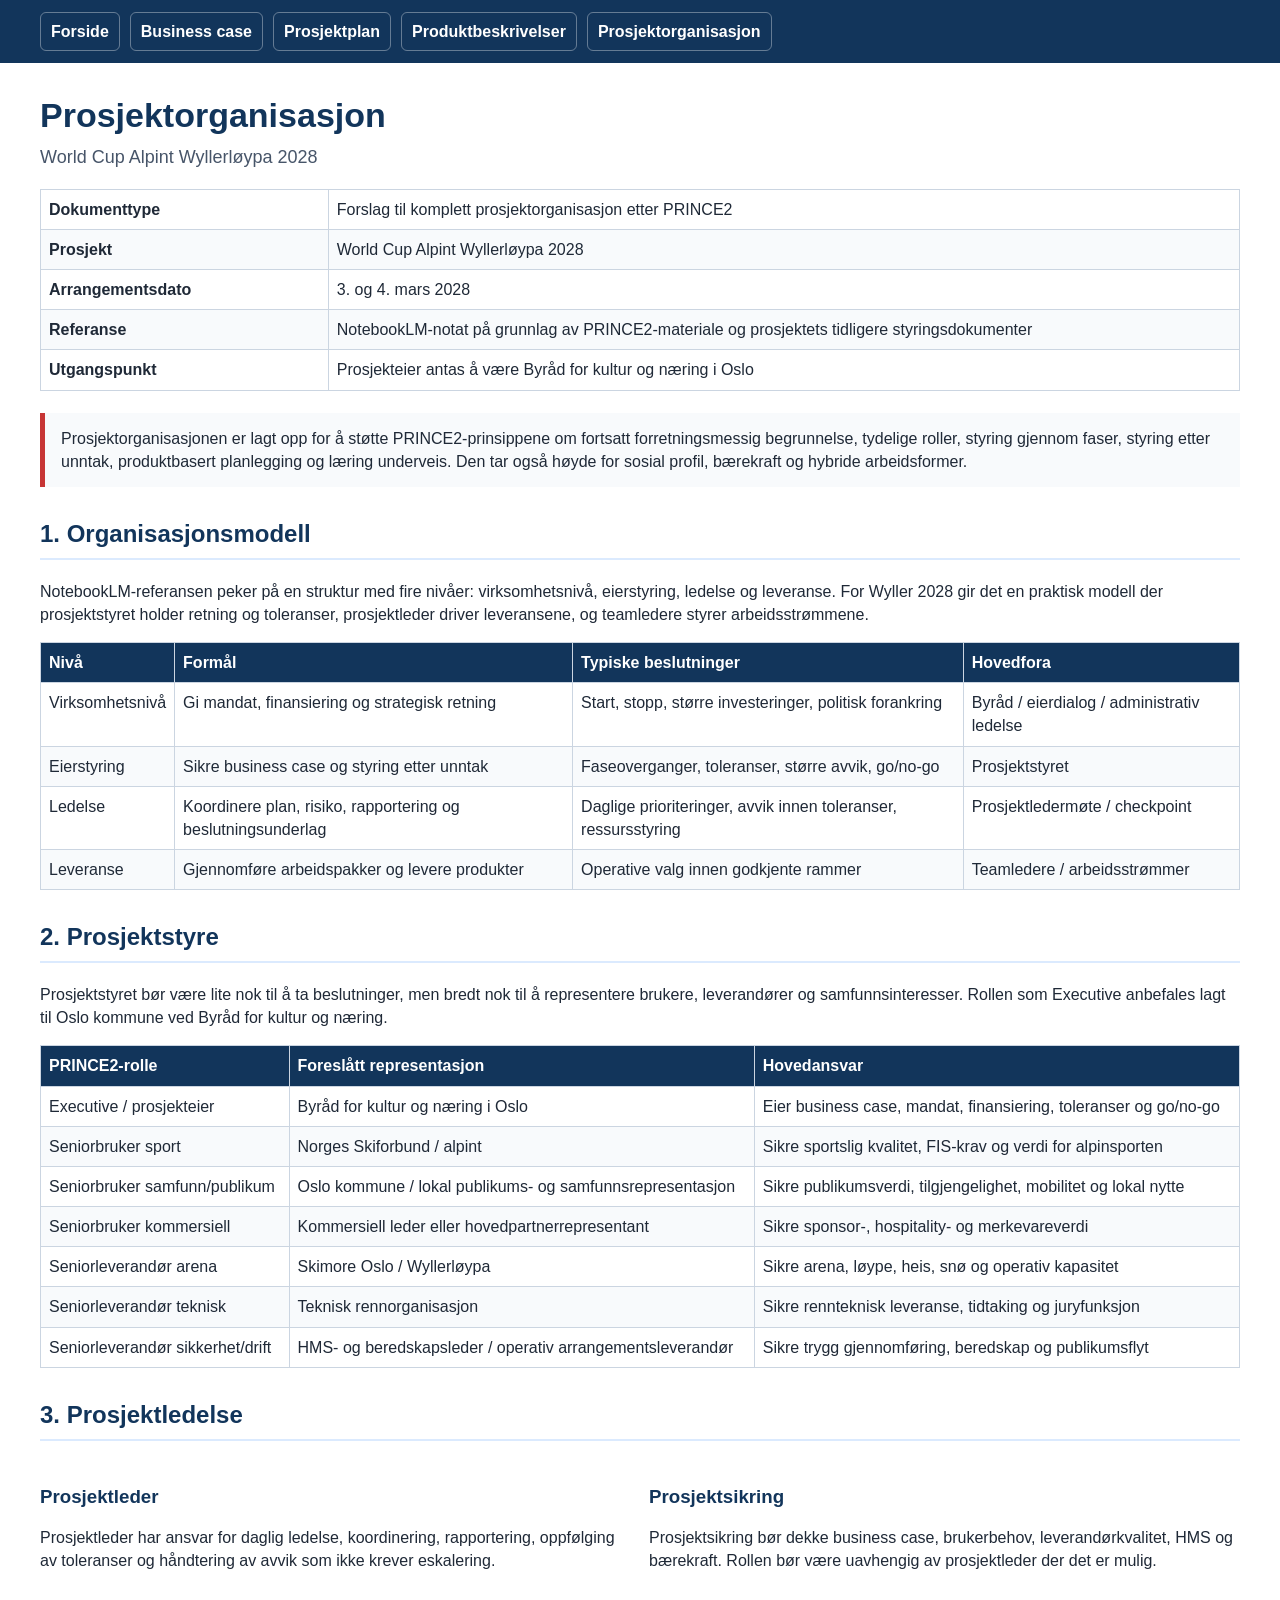
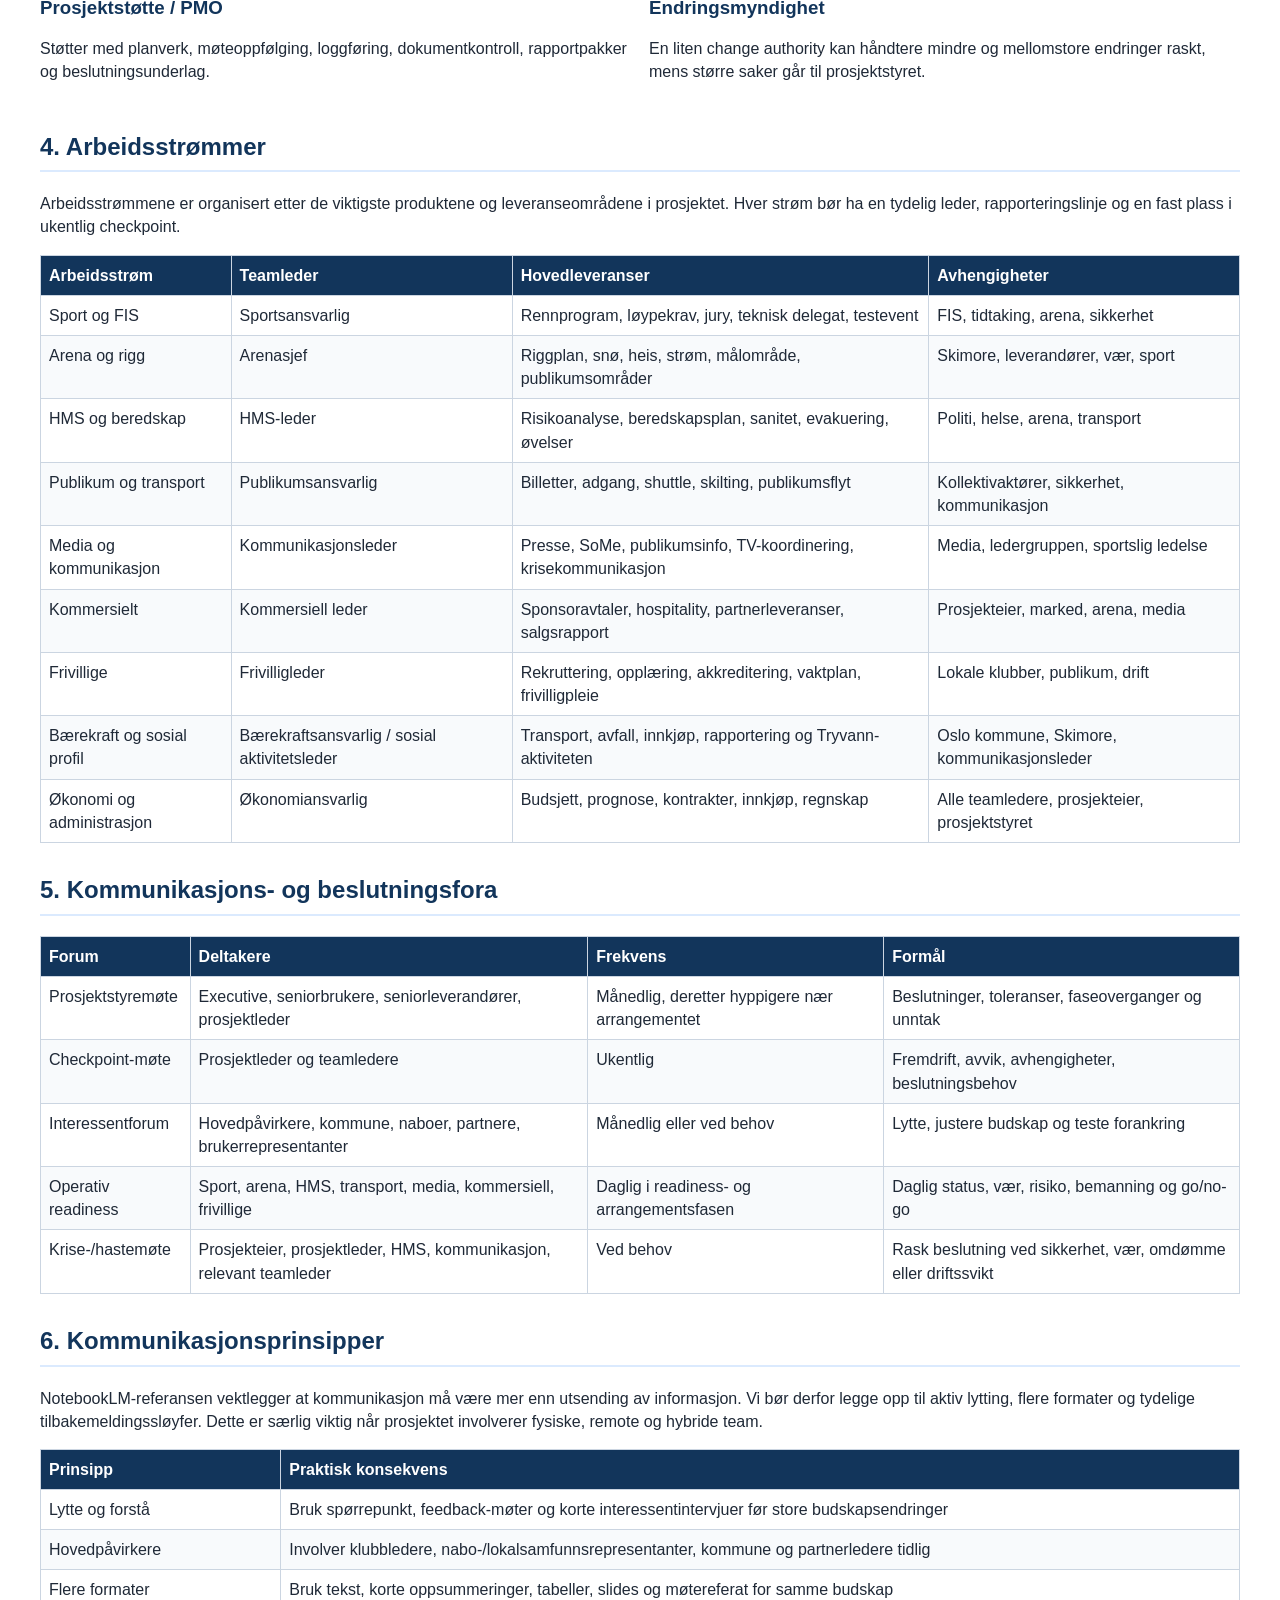
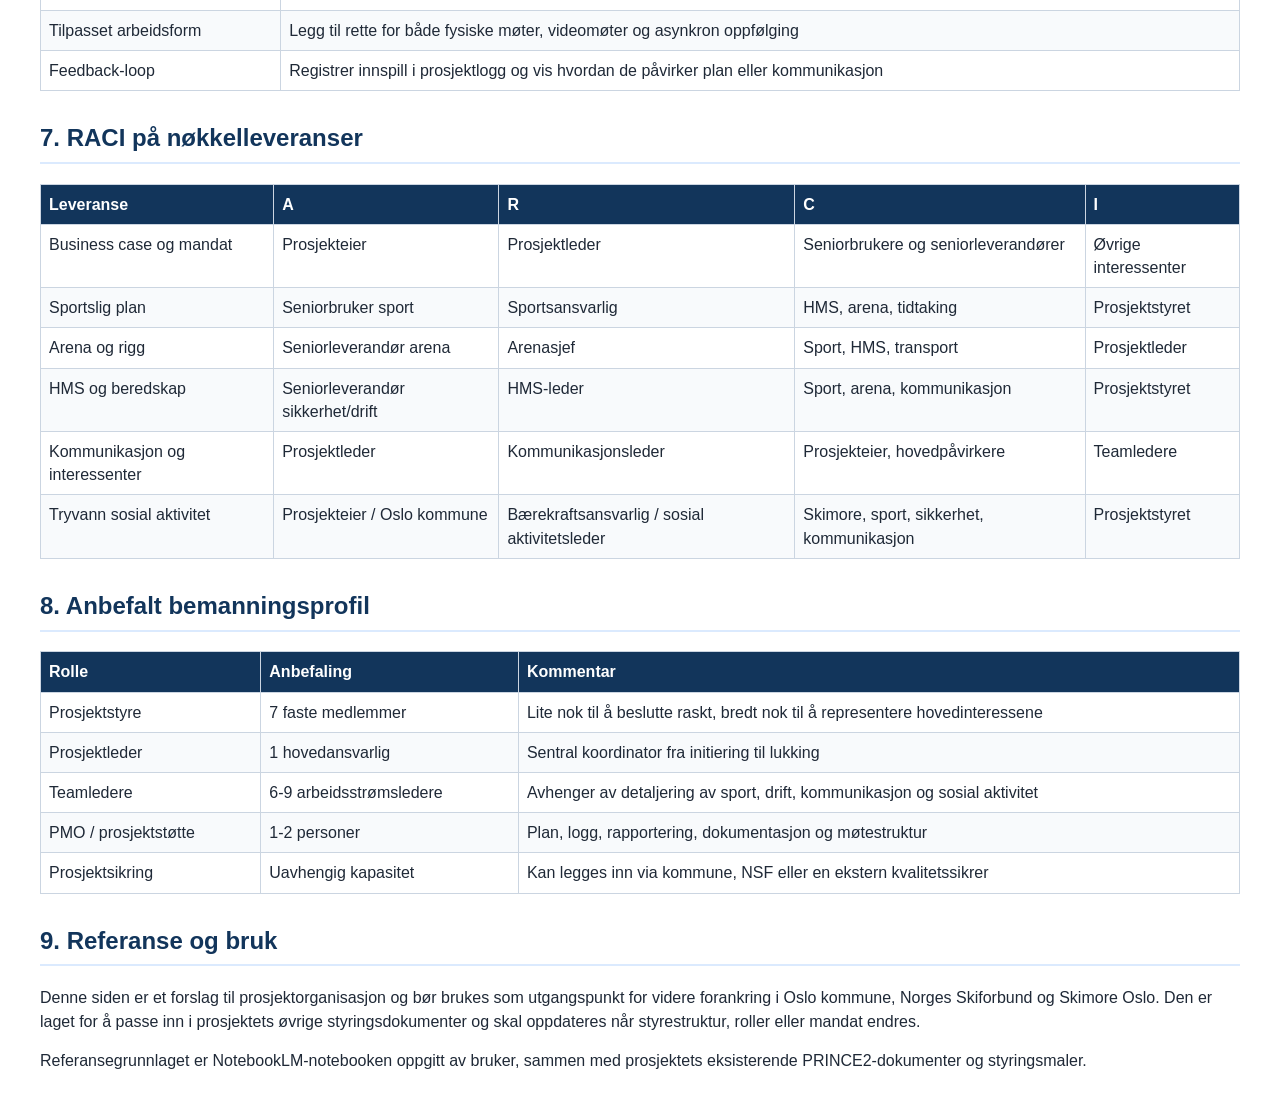
<file: documents/Prosjektorganisasjon-World-Cup-Alpint-Wyllerloypa-2028.html>
<!doctype html><html lang="no"><head><meta charset="utf-8">
<meta name="viewport" content="width=device-width, initial-scale=1">
<title>Prosjektorganisasjon - World Cup Alpint Wyllerløypa 2028</title>
<style>
body{font-family:Arial,sans-serif;color:#1f2937;line-height:1.45;margin:40px;max-width:1200px}
h1{color:#12355b;font-size:34px;margin-bottom:4px}h2{color:#12355b;margin-top:30px;border-bottom:2px solid #dbeafe;padding-bottom:6px}
h3{color:#12355b;margin-top:22px;margin-bottom:8px}
table{border-collapse:collapse;width:100%;margin:14px 0 22px}th{background:#12355b;color:white;text-align:left}
th,td{border:1px solid #cbd5e1;padding:8px;vertical-align:top}tr:nth-child(even) td{background:#f8fafc}
.subtitle{color:#475569;font-size:18px;margin-top:0}.meta td:first-child{font-weight:bold;width:24%}
.site-nav{position:sticky;top:0;z-index:10;background:#12355b;margin:-40px -40px 28px;padding:12px 40px;display:flex;gap:10px;flex-wrap:wrap}
.site-nav a{color:#fff;text-decoration:none;border:1px solid rgba(255,255,255,.35);border-radius:6px;padding:7px 10px;font-weight:700}
.site-nav a:hover{background:rgba(255,255,255,.12)}.note{background:#f8fafc;border-left:5px solid #c73535;padding:14px 16px;margin:16px 0 22px}
.columns{display:grid;grid-template-columns:1fr 1fr;gap:18px}
@media(max-width:760px){body{margin:20px}.site-nav{margin:-20px -20px 22px;padding:10px 20px}.columns{grid-template-columns:1fr}}
</style></head><body>
<div class="site-nav"><a href="../index.html">Forside</a><a href="business-case.html">Business case</a><a href="prosjektplan.html">Prosjektplan</a><a href="produktbeskrivelser.html">Produktbeskrivelser</a><a href="Prosjektorganisasjon-World-Cup-Alpint-Wyllerloypa-2028.html">Prosjektorganisasjon</a></div>
<h1>Prosjektorganisasjon</h1><p class="subtitle">World Cup Alpint Wyllerløypa 2028</p>
<table class="meta"><tbody>
<tr><td>Dokumenttype</td><td>Forslag til komplett prosjektorganisasjon etter PRINCE2</td></tr>
<tr><td>Prosjekt</td><td>World Cup Alpint Wyllerløypa 2028</td></tr>
<tr><td>Arrangementsdato</td><td>3. og 4. mars 2028</td></tr>
<tr><td>Referanse</td><td>NotebookLM-notat på grunnlag av PRINCE2-materiale og prosjektets tidligere styringsdokumenter</td></tr>
<tr><td>Utgangspunkt</td><td>Prosjekteier antas å være Byråd for kultur og næring i Oslo</td></tr>
</tbody></table>

<div class="note">
  Prosjektorganisasjonen er lagt opp for å støtte PRINCE2-prinsippene om fortsatt forretningsmessig begrunnelse, tydelige roller, styring gjennom faser, styring etter unntak, produktbasert planlegging og læring underveis. Den tar også høyde for sosial profil, bærekraft og hybride arbeidsformer.
</div>

<h2>1. Organisasjonsmodell</h2>
<p>NotebookLM-referansen peker på en struktur med fire nivåer: virksomhetsnivå, eierstyring, ledelse og leveranse. For Wyller 2028 gir det en praktisk modell der prosjektstyret holder retning og toleranser, prosjektleder driver leveransene, og teamledere styrer arbeidsstrømmene.</p>
<table><thead><tr><th>Nivå</th><th>Formål</th><th>Typiske beslutninger</th><th>Hovedfora</th></tr></thead><tbody>
<tr><td>Virksomhetsnivå</td><td>Gi mandat, finansiering og strategisk retning</td><td>Start, stopp, større investeringer, politisk forankring</td><td>Byråd / eierdialog / administrativ ledelse</td></tr>
<tr><td>Eierstyring</td><td>Sikre business case og styring etter unntak</td><td>Faseoverganger, toleranser, større avvik, go/no-go</td><td>Prosjektstyret</td></tr>
<tr><td>Ledelse</td><td>Koordinere plan, risiko, rapportering og beslutningsunderlag</td><td>Daglige prioriteringer, avvik innen toleranser, ressursstyring</td><td>Prosjektledermøte / checkpoint</td></tr>
<tr><td>Leveranse</td><td>Gjennomføre arbeidspakker og levere produkter</td><td>Operative valg innen godkjente rammer</td><td>Teamledere / arbeidsstrømmer</td></tr>
</tbody></table>

<h2>2. Prosjektstyre</h2>
<p>Prosjektstyret bør være lite nok til å ta beslutninger, men bredt nok til å representere brukere, leverandører og samfunnsinteresser. Rollen som Executive anbefales lagt til Oslo kommune ved Byråd for kultur og næring.</p>
<table><thead><tr><th>PRINCE2-rolle</th><th>Foreslått representasjon</th><th>Hovedansvar</th></tr></thead><tbody>
<tr><td>Executive / prosjekteier</td><td>Byråd for kultur og næring i Oslo</td><td>Eier business case, mandat, finansiering, toleranser og go/no-go</td></tr>
<tr><td>Seniorbruker sport</td><td>Norges Skiforbund / alpint</td><td>Sikre sportslig kvalitet, FIS-krav og verdi for alpinsporten</td></tr>
<tr><td>Seniorbruker samfunn/publikum</td><td>Oslo kommune / lokal publikums- og samfunnsrepresentasjon</td><td>Sikre publikumsverdi, tilgjengelighet, mobilitet og lokal nytte</td></tr>
<tr><td>Seniorbruker kommersiell</td><td>Kommersiell leder eller hovedpartnerrepresentant</td><td>Sikre sponsor-, hospitality- og merkevareverdi</td></tr>
<tr><td>Seniorleverandør arena</td><td>Skimore Oslo / Wyllerløypa</td><td>Sikre arena, løype, heis, snø og operativ kapasitet</td></tr>
<tr><td>Seniorleverandør teknisk</td><td>Teknisk rennorganisasjon</td><td>Sikre rennteknisk leveranse, tidtaking og juryfunksjon</td></tr>
<tr><td>Seniorleverandør sikkerhet/drift</td><td>HMS- og beredskapsleder / operativ arrangementsleverandør</td><td>Sikre trygg gjennomføring, beredskap og publikumsflyt</td></tr>
</tbody></table>

<h2>3. Prosjektledelse</h2>
<div class="columns">
  <div>
    <h3>Prosjektleder</h3>
    <p>Prosjektleder har ansvar for daglig ledelse, koordinering, rapportering, oppfølging av toleranser og håndtering av avvik som ikke krever eskalering.</p>
    <h3>Prosjektstøtte / PMO</h3>
    <p>Støtter med planverk, møteoppfølging, loggføring, dokumentkontroll, rapportpakker og beslutningsunderlag.</p>
  </div>
  <div>
    <h3>Prosjektsikring</h3>
    <p>Prosjektsikring bør dekke business case, brukerbehov, leverandørkvalitet, HMS og bærekraft. Rollen bør være uavhengig av prosjektleder der det er mulig.</p>
    <h3>Endringsmyndighet</h3>
    <p>En liten change authority kan håndtere mindre og mellomstore endringer raskt, mens større saker går til prosjektstyret.</p>
  </div>
</div>

<h2>4. Arbeidsstrømmer</h2>
<p>Arbeidsstrømmene er organisert etter de viktigste produktene og leveranseområdene i prosjektet. Hver strøm bør ha en tydelig leder, rapporteringslinje og en fast plass i ukentlig checkpoint.</p>
<table><thead><tr><th>Arbeidsstrøm</th><th>Teamleder</th><th>Hovedleveranser</th><th>Avhengigheter</th></tr></thead><tbody>
<tr><td>Sport og FIS</td><td>Sportsansvarlig</td><td>Rennprogram, løypekrav, jury, teknisk delegat, testevent</td><td>FIS, tidtaking, arena, sikkerhet</td></tr>
<tr><td>Arena og rigg</td><td>Arenasjef</td><td>Riggplan, snø, heis, strøm, målområde, publikumsområder</td><td>Skimore, leverandører, vær, sport</td></tr>
<tr><td>HMS og beredskap</td><td>HMS-leder</td><td>Risikoanalyse, beredskapsplan, sanitet, evakuering, øvelser</td><td>Politi, helse, arena, transport</td></tr>
<tr><td>Publikum og transport</td><td>Publikumsansvarlig</td><td>Billetter, adgang, shuttle, skilting, publikumsflyt</td><td>Kollektivaktører, sikkerhet, kommunikasjon</td></tr>
<tr><td>Media og kommunikasjon</td><td>Kommunikasjonsleder</td><td>Presse, SoMe, publikumsinfo, TV-koordinering, krisekommunikasjon</td><td>Media, ledergruppen, sportslig ledelse</td></tr>
<tr><td>Kommersielt</td><td>Kommersiell leder</td><td>Sponsoravtaler, hospitality, partnerleveranser, salgsrapport</td><td>Prosjekteier, marked, arena, media</td></tr>
<tr><td>Frivillige</td><td>Frivilligleder</td><td>Rekruttering, opplæring, akkreditering, vaktplan, frivilligpleie</td><td>Lokale klubber, publikum, drift</td></tr>
<tr><td>Bærekraft og sosial profil</td><td>Bærekraftsansvarlig / sosial aktivitetsleder</td><td>Transport, avfall, innkjøp, rapportering og Tryvann-aktiviteten</td><td>Oslo kommune, Skimore, kommunikasjonsleder</td></tr>
<tr><td>Økonomi og administrasjon</td><td>Økonomiansvarlig</td><td>Budsjett, prognose, kontrakter, innkjøp, regnskap</td><td>Alle teamledere, prosjekteier, prosjektstyret</td></tr>
</tbody></table>

<h2>5. Kommunikasjons- og beslutningsfora</h2>
<table><thead><tr><th>Forum</th><th>Deltakere</th><th>Frekvens</th><th>Formål</th></tr></thead><tbody>
<tr><td>Prosjektstyremøte</td><td>Executive, seniorbrukere, seniorleverandører, prosjektleder</td><td>Månedlig, deretter hyppigere nær arrangementet</td><td>Beslutninger, toleranser, faseoverganger og unntak</td></tr>
<tr><td>Checkpoint-møte</td><td>Prosjektleder og teamledere</td><td>Ukentlig</td><td>Fremdrift, avvik, avhengigheter, beslutningsbehov</td></tr>
<tr><td>Interessentforum</td><td>Hovedpåvirkere, kommune, naboer, partnere, brukerrepresentanter</td><td>Månedlig eller ved behov</td><td>Lytte, justere budskap og teste forankring</td></tr>
<tr><td>Operativ readiness</td><td>Sport, arena, HMS, transport, media, kommersiell, frivillige</td><td>Daglig i readiness- og arrangementsfasen</td><td>Daglig status, vær, risiko, bemanning og go/no-go</td></tr>
<tr><td>Krise-/hastemøte</td><td>Prosjekteier, prosjektleder, HMS, kommunikasjon, relevant teamleder</td><td>Ved behov</td><td>Rask beslutning ved sikkerhet, vær, omdømme eller driftssvikt</td></tr>
</tbody></table>

<h2>6. Kommunikasjonsprinsipper</h2>
<p>NotebookLM-referansen vektlegger at kommunikasjon må være mer enn utsending av informasjon. Vi bør derfor legge opp til aktiv lytting, flere formater og tydelige tilbakemeldingssløyfer. Dette er særlig viktig når prosjektet involverer fysiske, remote og hybride team.</p>
<table><thead><tr><th>Prinsipp</th><th>Praktisk konsekvens</th></tr></thead><tbody>
<tr><td>Lytte og forstå</td><td>Bruk spørrepunkt, feedback-møter og korte interessentintervjuer før store budskapsendringer</td></tr>
<tr><td>Hovedpåvirkere</td><td>Involver klubbledere, nabo-/lokalsamfunnsrepresentanter, kommune og partnerledere tidlig</td></tr>
<tr><td>Flere formater</td><td>Bruk tekst, korte oppsummeringer, tabeller, slides og møtereferat for samme budskap</td></tr>
<tr><td>Tilpasset arbeidsform</td><td>Legg til rette for både fysiske møter, videomøter og asynkron oppfølging</td></tr>
<tr><td>Feedback-loop</td><td>Registrer innspill i prosjektlogg og vis hvordan de påvirker plan eller kommunikasjon</td></tr>
</tbody></table>

<h2>7. RACI på nøkkelleveranser</h2>
<table><thead><tr><th>Leveranse</th><th>A</th><th>R</th><th>C</th><th>I</th></tr></thead><tbody>
<tr><td>Business case og mandat</td><td>Prosjekteier</td><td>Prosjektleder</td><td>Seniorbrukere og seniorleverandører</td><td>Øvrige interessenter</td></tr>
<tr><td>Sportslig plan</td><td>Seniorbruker sport</td><td>Sportsansvarlig</td><td>HMS, arena, tidtaking</td><td>Prosjektstyret</td></tr>
<tr><td>Arena og rigg</td><td>Seniorleverandør arena</td><td>Arenasjef</td><td>Sport, HMS, transport</td><td>Prosjektleder</td></tr>
<tr><td>HMS og beredskap</td><td>Seniorleverandør sikkerhet/drift</td><td>HMS-leder</td><td>Sport, arena, kommunikasjon</td><td>Prosjektstyret</td></tr>
<tr><td>Kommunikasjon og interessenter</td><td>Prosjektleder</td><td>Kommunikasjonsleder</td><td>Prosjekteier, hovedpåvirkere</td><td>Teamledere</td></tr>
<tr><td>Tryvann sosial aktivitet</td><td>Prosjekteier / Oslo kommune</td><td>Bærekraftsansvarlig / sosial aktivitetsleder</td><td>Skimore, sport, sikkerhet, kommunikasjon</td><td>Prosjektstyret</td></tr>
</tbody></table>

<h2>8. Anbefalt bemanningsprofil</h2>
<table><thead><tr><th>Rolle</th><th>Anbefaling</th><th>Kommentar</th></tr></thead><tbody>
<tr><td>Prosjektstyre</td><td>7 faste medlemmer</td><td>Lite nok til å beslutte raskt, bredt nok til å representere hovedinteressene</td></tr>
<tr><td>Prosjektleder</td><td>1 hovedansvarlig</td><td>Sentral koordinator fra initiering til lukking</td></tr>
<tr><td>Teamledere</td><td>6-9 arbeidsstrømsledere</td><td>Avhenger av detaljering av sport, drift, kommunikasjon og sosial aktivitet</td></tr>
<tr><td>PMO / prosjektstøtte</td><td>1-2 personer</td><td>Plan, logg, rapportering, dokumentasjon og møtestruktur</td></tr>
<tr><td>Prosjektsikring</td><td>Uavhengig kapasitet</td><td>Kan legges inn via kommune, NSF eller en ekstern kvalitetssikrer</td></tr>
</tbody></table>

<h2>9. Referanse og bruk</h2>
<p>Denne siden er et forslag til prosjektorganisasjon og bør brukes som utgangspunkt for videre forankring i Oslo kommune, Norges Skiforbund og Skimore Oslo. Den er laget for å passe inn i prosjektets øvrige styringsdokumenter og skal oppdateres når styrestruktur, roller eller mandat endres.</p>
<p>Referansegrunnlaget er NotebookLM-notebooken oppgitt av bruker, sammen med prosjektets eksisterende PRINCE2-dokumenter og styringsmaler.</p>
</body></html>
</file>
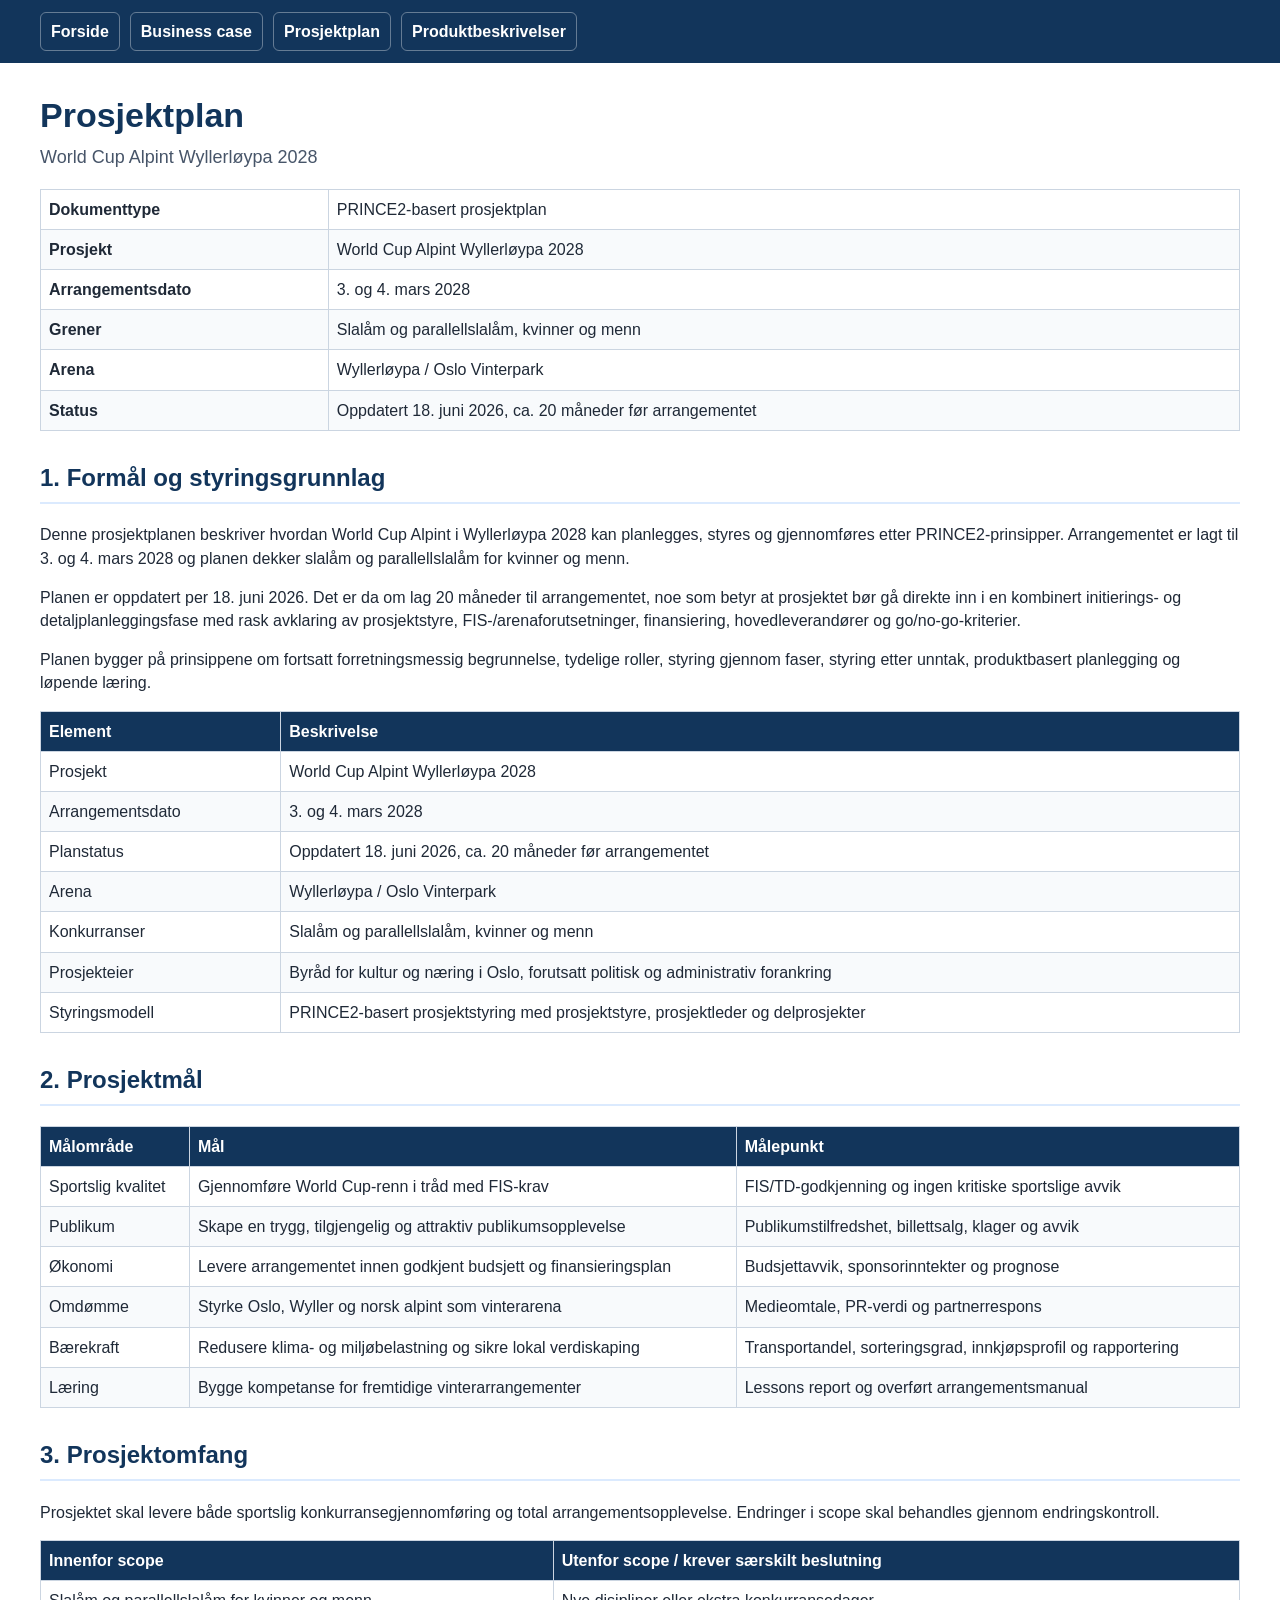
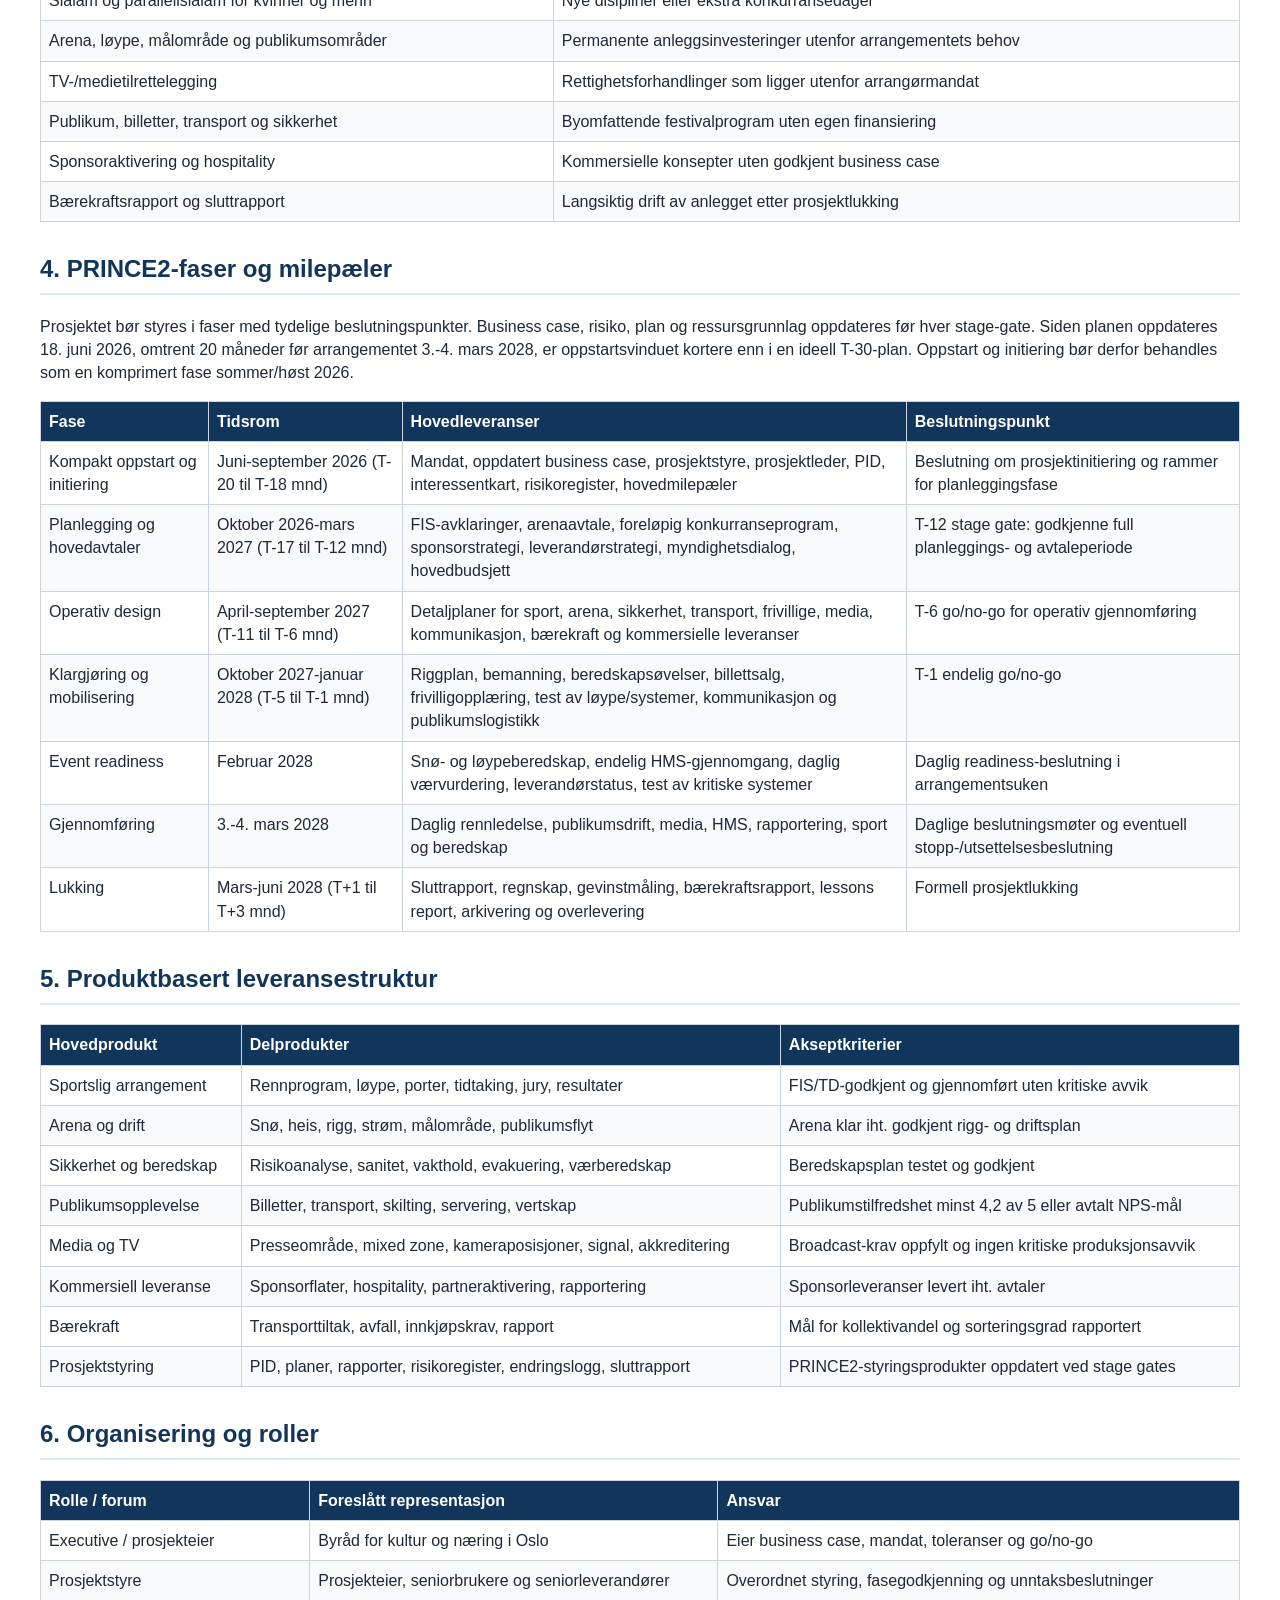
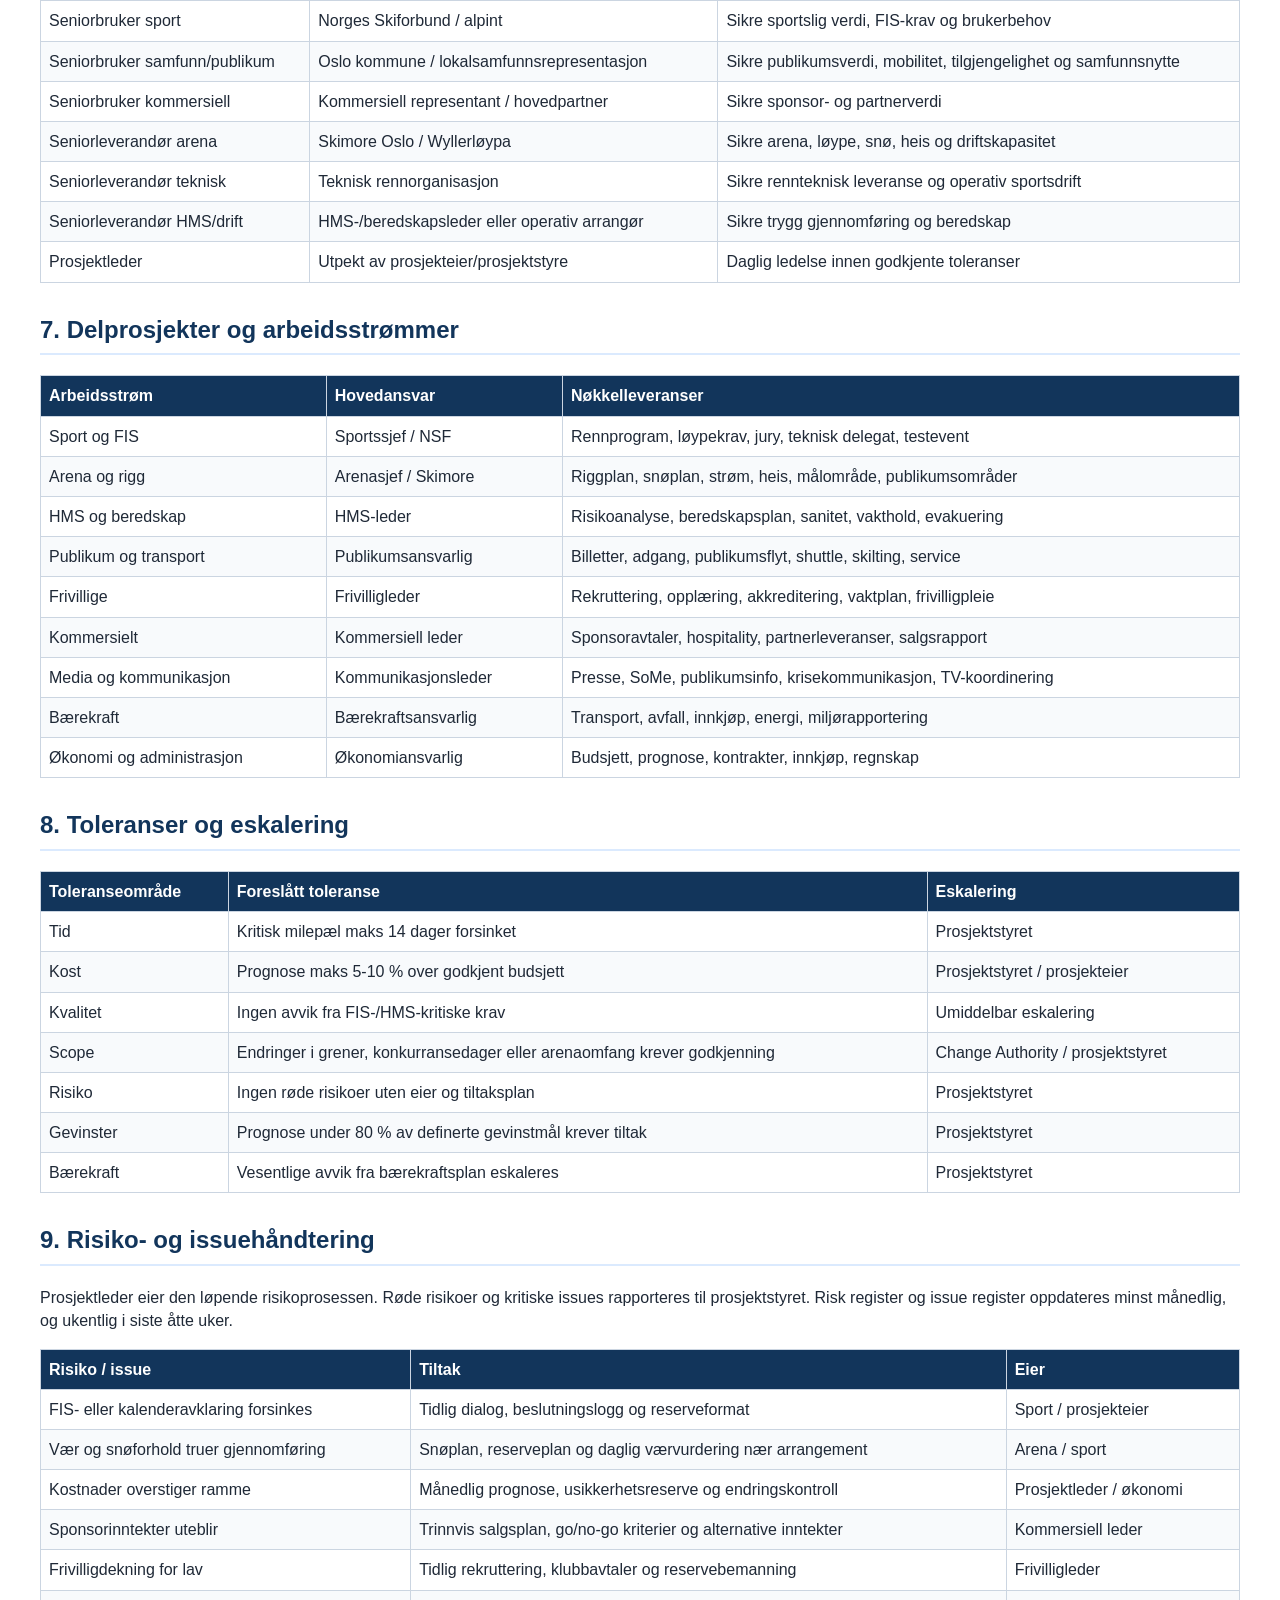
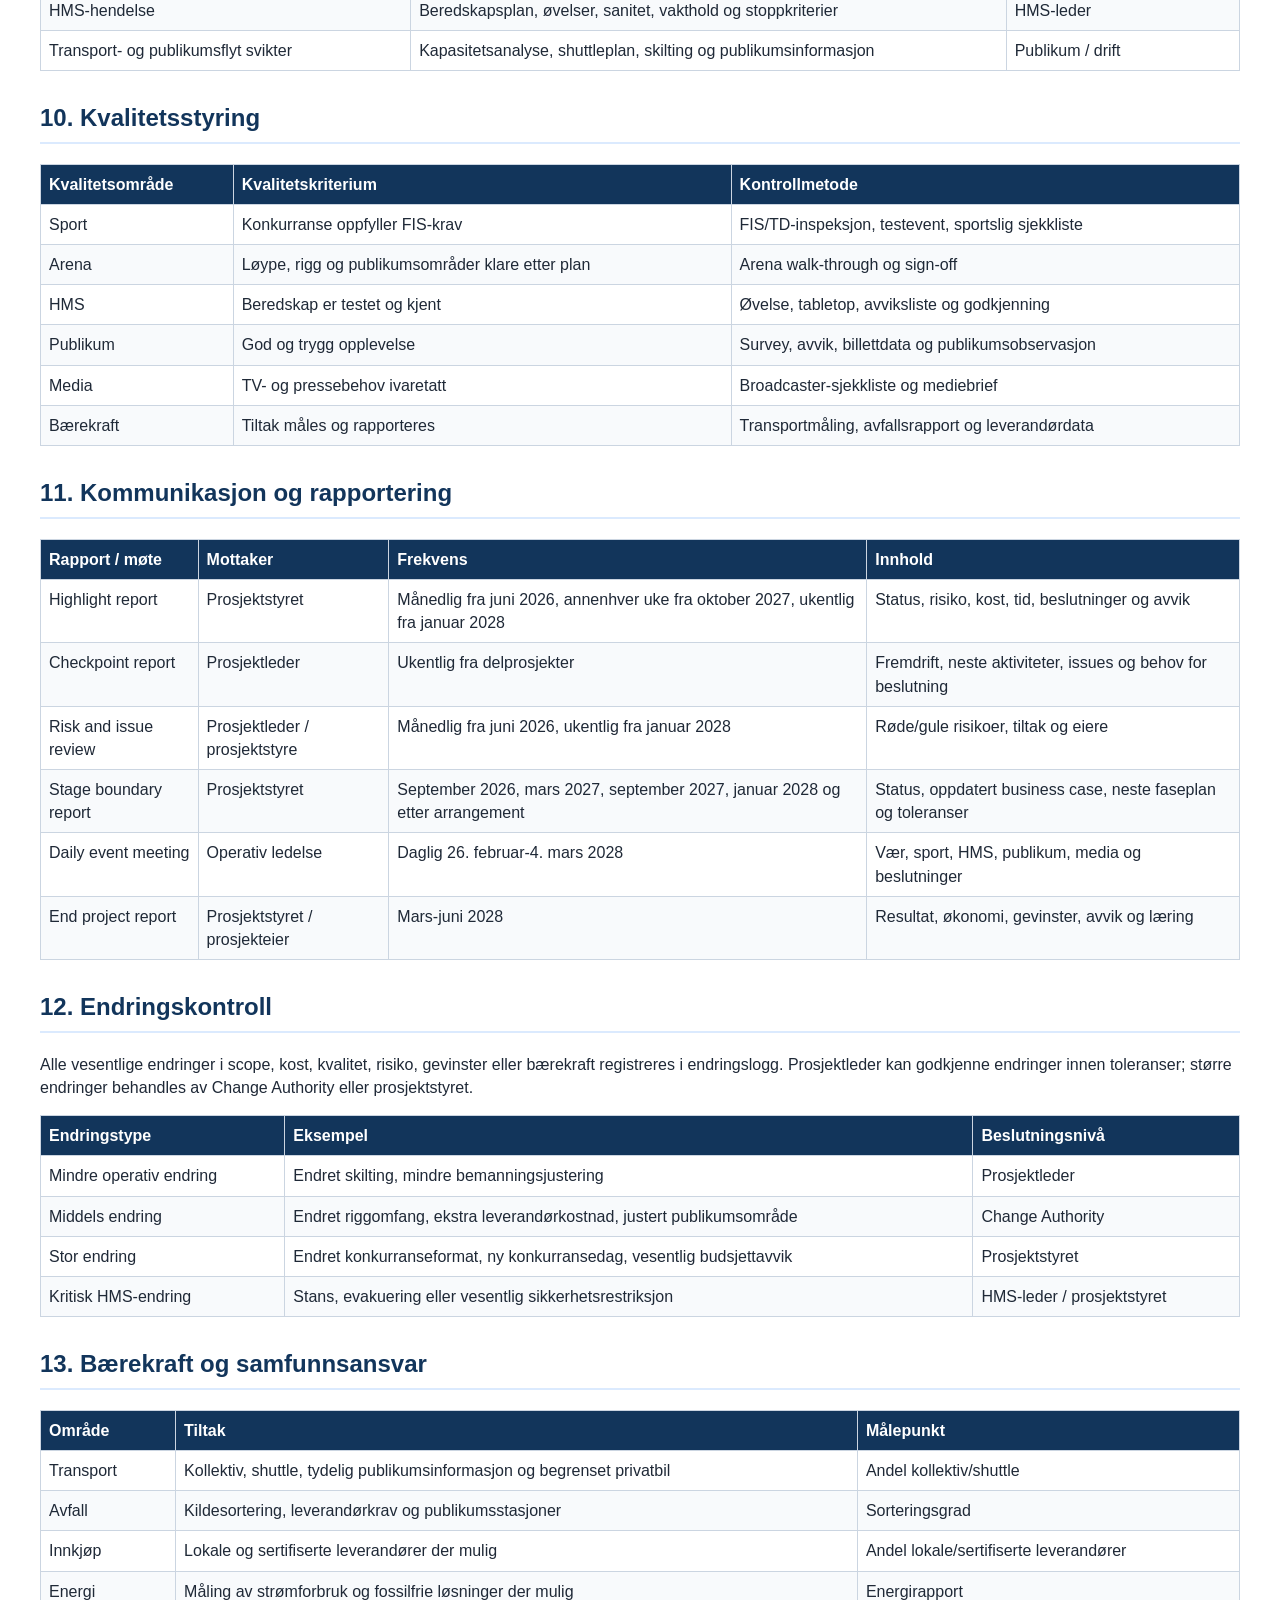
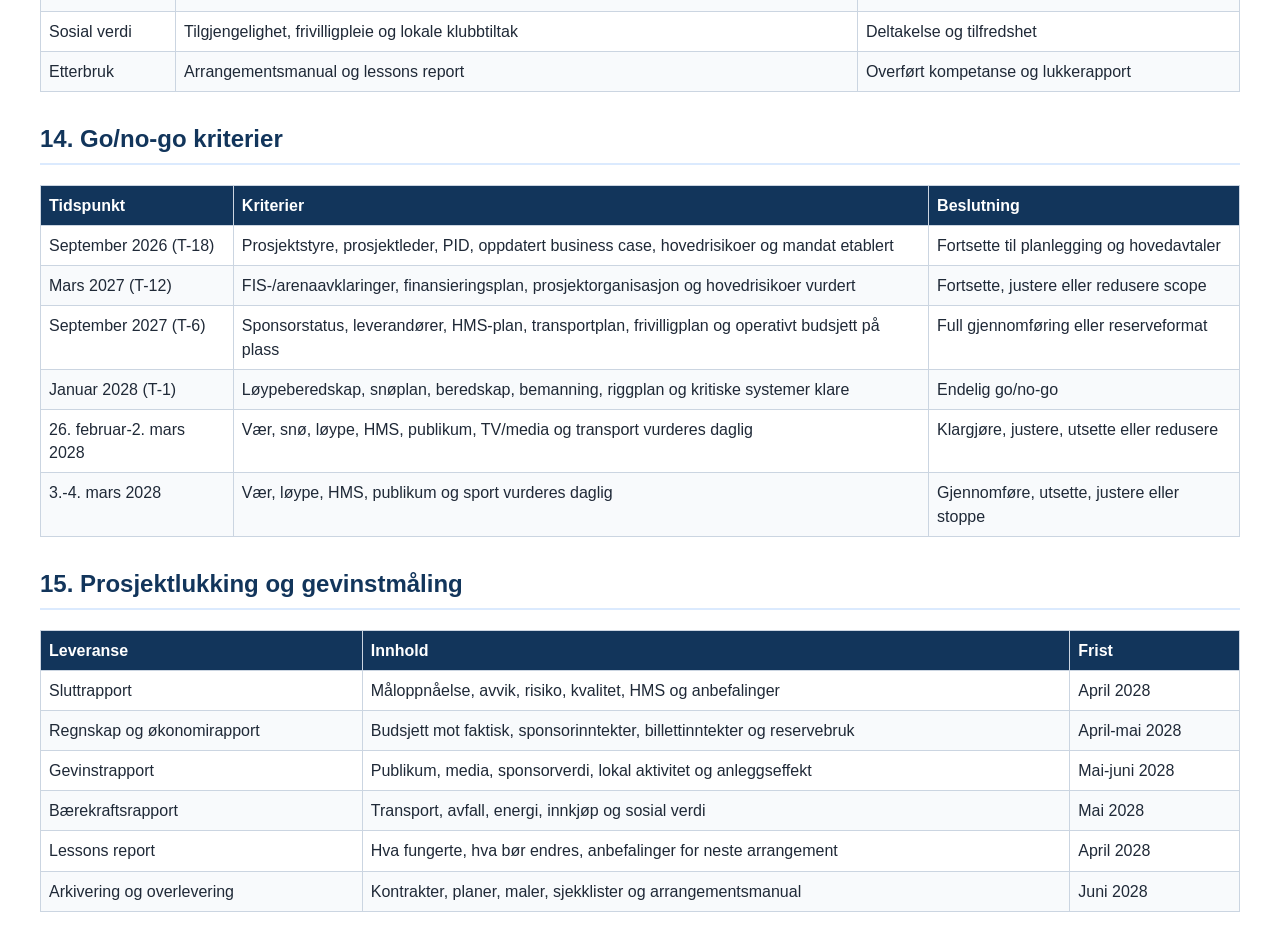
<file: documents/prosjektplan.html>
<!doctype html><html lang="no"><head><meta charset="utf-8">
<title>Prosjektplan - World Cup Alpint Wyllerløypa 2028</title>
<style>
body{font-family:Arial,sans-serif;color:#1f2937;line-height:1.45;margin:40px;max-width:1200px}
h1{color:#12355b;font-size:34px;margin-bottom:4px}h2{color:#12355b;margin-top:30px;border-bottom:2px solid #dbeafe;padding-bottom:6px}
table{border-collapse:collapse;width:100%;margin:14px 0 22px}th{background:#12355b;color:white;text-align:left}
th,td{border:1px solid #cbd5e1;padding:8px;vertical-align:top}tr:nth-child(even) td{background:#f8fafc}
.subtitle{color:#475569;font-size:18px;margin-top:0}.meta td:first-child{font-weight:bold;width:24%}
.site-nav{position:sticky;top:0;z-index:10;background:#12355b;margin:-40px -40px 28px;padding:12px 40px;display:flex;gap:10px;flex-wrap:wrap}.site-nav a{color:#fff;text-decoration:none;border:1px solid rgba(255,255,255,.35);border-radius:6px;padding:7px 10px;font-weight:700}.site-nav a:hover{background:rgba(255,255,255,.12)}@media(max-width:760px){.site-nav{margin:-20px -20px 22px;padding:10px 20px}}</style></head><body>
<div class="site-nav"><a href="../index.html">Forside</a><a href="business-case.html">Business case</a><a href="prosjektplan.html">Prosjektplan</a><a href="produktbeskrivelser.html">Produktbeskrivelser</a></div>
<h1>Prosjektplan</h1><p class='subtitle'>World Cup Alpint Wyllerløypa 2028</p>
<table class='meta'><tbody><tr><td>Dokumenttype</td><td>PRINCE2-basert prosjektplan</td></tr><tr><td>Prosjekt</td><td>World Cup Alpint Wyllerløypa 2028</td></tr><tr><td>Arrangementsdato</td><td>3. og 4. mars 2028</td></tr><tr><td>Grener</td><td>Slalåm og parallellslalåm, kvinner og menn</td></tr><tr><td>Arena</td><td>Wyllerløypa / Oslo Vinterpark</td></tr><tr><td>Status</td><td>Oppdatert 18. juni 2026, ca. 20 måneder før arrangementet</td></tr></tbody></table>
<h2>1. Formål og styringsgrunnlag</h2>
<p>Denne prosjektplanen beskriver hvordan World Cup Alpint i Wyllerløypa 2028 kan planlegges, styres og gjennomføres etter PRINCE2-prinsipper. Arrangementet er lagt til 3. og 4. mars 2028 og planen dekker slalåm og parallellslalåm for kvinner og menn.</p>
<p>Planen er oppdatert per 18. juni 2026. Det er da om lag 20 måneder til arrangementet, noe som betyr at prosjektet bør gå direkte inn i en kombinert initierings- og detaljplanleggingsfase med rask avklaring av prosjektstyre, FIS-/arenaforutsetninger, finansiering, hovedleverandører og go/no-go-kriterier.</p>
<p>Planen bygger på prinsippene om fortsatt forretningsmessig begrunnelse, tydelige roller, styring gjennom faser, styring etter unntak, produktbasert planlegging og løpende læring.</p>
<table><thead><tr><th>Element</th><th>Beskrivelse</th></tr></thead><tbody>
<tr><td>Prosjekt</td><td>World Cup Alpint Wyllerløypa 2028</td></tr>
<tr><td>Arrangementsdato</td><td>3. og 4. mars 2028</td></tr>
<tr><td>Planstatus</td><td>Oppdatert 18. juni 2026, ca. 20 måneder før arrangementet</td></tr>
<tr><td>Arena</td><td>Wyllerløypa / Oslo Vinterpark</td></tr>
<tr><td>Konkurranser</td><td>Slalåm og parallellslalåm, kvinner og menn</td></tr>
<tr><td>Prosjekteier</td><td>Byråd for kultur og næring i Oslo, forutsatt politisk og administrativ forankring</td></tr>
<tr><td>Styringsmodell</td><td>PRINCE2-basert prosjektstyring med prosjektstyre, prosjektleder og delprosjekter</td></tr>
</tbody></table>
<h2>2. Prosjektmål</h2>
<table><thead><tr><th>Målområde</th><th>Mål</th><th>Målepunkt</th></tr></thead><tbody>
<tr><td>Sportslig kvalitet</td><td>Gjennomføre World Cup-renn i tråd med FIS-krav</td><td>FIS/TD-godkjenning og ingen kritiske sportslige avvik</td></tr>
<tr><td>Publikum</td><td>Skape en trygg, tilgjengelig og attraktiv publikumsopplevelse</td><td>Publikumstilfredshet, billettsalg, klager og avvik</td></tr>
<tr><td>Økonomi</td><td>Levere arrangementet innen godkjent budsjett og finansieringsplan</td><td>Budsjettavvik, sponsorinntekter og prognose</td></tr>
<tr><td>Omdømme</td><td>Styrke Oslo, Wyller og norsk alpint som vinterarena</td><td>Medieomtale, PR-verdi og partnerrespons</td></tr>
<tr><td>Bærekraft</td><td>Redusere klima- og miljøbelastning og sikre lokal verdiskaping</td><td>Transportandel, sorteringsgrad, innkjøpsprofil og rapportering</td></tr>
<tr><td>Læring</td><td>Bygge kompetanse for fremtidige vinterarrangementer</td><td>Lessons report og overført arrangementsmanual</td></tr>
</tbody></table>
<h2>3. Prosjektomfang</h2>
<p>Prosjektet skal levere både sportslig konkurransegjennomføring og total arrangementsopplevelse. Endringer i scope skal behandles gjennom endringskontroll.</p>
<table><thead><tr><th>Innenfor scope</th><th>Utenfor scope / krever særskilt beslutning</th></tr></thead><tbody>
<tr><td>Slalåm og parallellslalåm for kvinner og menn</td><td>Nye disipliner eller ekstra konkurransedager</td></tr>
<tr><td>Arena, løype, målområde og publikumsområder</td><td>Permanente anleggsinvesteringer utenfor arrangementets behov</td></tr>
<tr><td>TV-/medietilrettelegging</td><td>Rettighetsforhandlinger som ligger utenfor arrangørmandat</td></tr>
<tr><td>Publikum, billetter, transport og sikkerhet</td><td>Byomfattende festivalprogram uten egen finansiering</td></tr>
<tr><td>Sponsoraktivering og hospitality</td><td>Kommersielle konsepter uten godkjent business case</td></tr>
<tr><td>Bærekraftsrapport og sluttrapport</td><td>Langsiktig drift av anlegget etter prosjektlukking</td></tr>
</tbody></table>
<h2>4. PRINCE2-faser og milepæler</h2>
<p>Prosjektet bør styres i faser med tydelige beslutningspunkter. Business case, risiko, plan og ressursgrunnlag oppdateres før hver stage-gate. Siden planen oppdateres 18. juni 2026, omtrent 20 måneder før arrangementet 3.-4. mars 2028, er oppstartsvinduet kortere enn i en ideell T-30-plan. Oppstart og initiering bør derfor behandles som en komprimert fase sommer/høst 2026.</p>
<table><thead><tr><th>Fase</th><th>Tidsrom</th><th>Hovedleveranser</th><th>Beslutningspunkt</th></tr></thead><tbody>
<tr><td>Kompakt oppstart og initiering</td><td>Juni-september 2026 (T-20 til T-18 mnd)</td><td>Mandat, oppdatert business case, prosjektstyre, prosjektleder, PID, interessentkart, risikoregister, hovedmilepæler</td><td>Beslutning om prosjektinitiering og rammer for planleggingsfase</td></tr>
<tr><td>Planlegging og hovedavtaler</td><td>Oktober 2026-mars 2027 (T-17 til T-12 mnd)</td><td>FIS-avklaringer, arenaavtale, foreløpig konkurranseprogram, sponsorstrategi, leverandørstrategi, myndighetsdialog, hovedbudsjett</td><td>T-12 stage gate: godkjenne full planleggings- og avtaleperiode</td></tr>
<tr><td>Operativ design</td><td>April-september 2027 (T-11 til T-6 mnd)</td><td>Detaljplaner for sport, arena, sikkerhet, transport, frivillige, media, kommunikasjon, bærekraft og kommersielle leveranser</td><td>T-6 go/no-go for operativ gjennomføring</td></tr>
<tr><td>Klargjøring og mobilisering</td><td>Oktober 2027-januar 2028 (T-5 til T-1 mnd)</td><td>Riggplan, bemanning, beredskapsøvelser, billettsalg, frivilligopplæring, test av løype/systemer, kommunikasjon og publikumslogistikk</td><td>T-1 endelig go/no-go</td></tr>
<tr><td>Event readiness</td><td>Februar 2028</td><td>Snø- og løypeberedskap, endelig HMS-gjennomgang, daglig værvurdering, leverandørstatus, test av kritiske systemer</td><td>Daglig readiness-beslutning i arrangementsuken</td></tr>
<tr><td>Gjennomføring</td><td>3.-4. mars 2028</td><td>Daglig rennledelse, publikumsdrift, media, HMS, rapportering, sport og beredskap</td><td>Daglige beslutningsmøter og eventuell stopp-/utsettelsesbeslutning</td></tr>
<tr><td>Lukking</td><td>Mars-juni 2028 (T+1 til T+3 mnd)</td><td>Sluttrapport, regnskap, gevinstmåling, bærekraftsrapport, lessons report, arkivering og overlevering</td><td>Formell prosjektlukking</td></tr>
</tbody></table>
<h2>5. Produktbasert leveransestruktur</h2>
<table><thead><tr><th>Hovedprodukt</th><th>Delprodukter</th><th>Akseptkriterier</th></tr></thead><tbody>
<tr><td>Sportslig arrangement</td><td>Rennprogram, løype, porter, tidtaking, jury, resultater</td><td>FIS/TD-godkjent og gjennomført uten kritiske avvik</td></tr>
<tr><td>Arena og drift</td><td>Snø, heis, rigg, strøm, målområde, publikumsflyt</td><td>Arena klar iht. godkjent rigg- og driftsplan</td></tr>
<tr><td>Sikkerhet og beredskap</td><td>Risikoanalyse, sanitet, vakthold, evakuering, værberedskap</td><td>Beredskapsplan testet og godkjent</td></tr>
<tr><td>Publikumsopplevelse</td><td>Billetter, transport, skilting, servering, vertskap</td><td>Publikumstilfredshet minst 4,2 av 5 eller avtalt NPS-mål</td></tr>
<tr><td>Media og TV</td><td>Presseområde, mixed zone, kameraposisjoner, signal, akkreditering</td><td>Broadcast-krav oppfylt og ingen kritiske produksjonsavvik</td></tr>
<tr><td>Kommersiell leveranse</td><td>Sponsorflater, hospitality, partneraktivering, rapportering</td><td>Sponsorleveranser levert iht. avtaler</td></tr>
<tr><td>Bærekraft</td><td>Transporttiltak, avfall, innkjøpskrav, rapport</td><td>Mål for kollektivandel og sorteringsgrad rapportert</td></tr>
<tr><td>Prosjektstyring</td><td>PID, planer, rapporter, risikoregister, endringslogg, sluttrapport</td><td>PRINCE2-styringsprodukter oppdatert ved stage gates</td></tr>
</tbody></table>
<h2>6. Organisering og roller</h2>
<table><thead><tr><th>Rolle / forum</th><th>Foreslått representasjon</th><th>Ansvar</th></tr></thead><tbody>
<tr><td>Executive / prosjekteier</td><td>Byråd for kultur og næring i Oslo</td><td>Eier business case, mandat, toleranser og go/no-go</td></tr>
<tr><td>Prosjektstyre</td><td>Prosjekteier, seniorbrukere og seniorleverandører</td><td>Overordnet styring, fasegodkjenning og unntaksbeslutninger</td></tr>
<tr><td>Seniorbruker sport</td><td>Norges Skiforbund / alpint</td><td>Sikre sportslig verdi, FIS-krav og brukerbehov</td></tr>
<tr><td>Seniorbruker samfunn/publikum</td><td>Oslo kommune / lokalsamfunnsrepresentasjon</td><td>Sikre publikumsverdi, mobilitet, tilgjengelighet og samfunnsnytte</td></tr>
<tr><td>Seniorbruker kommersiell</td><td>Kommersiell representant / hovedpartner</td><td>Sikre sponsor- og partnerverdi</td></tr>
<tr><td>Seniorleverandør arena</td><td>Skimore Oslo / Wyllerløypa</td><td>Sikre arena, løype, snø, heis og driftskapasitet</td></tr>
<tr><td>Seniorleverandør teknisk</td><td>Teknisk rennorganisasjon</td><td>Sikre rennteknisk leveranse og operativ sportsdrift</td></tr>
<tr><td>Seniorleverandør HMS/drift</td><td>HMS-/beredskapsleder eller operativ arrangør</td><td>Sikre trygg gjennomføring og beredskap</td></tr>
<tr><td>Prosjektleder</td><td>Utpekt av prosjekteier/prosjektstyre</td><td>Daglig ledelse innen godkjente toleranser</td></tr>
</tbody></table>
<h2>7. Delprosjekter og arbeidsstrømmer</h2>
<table><thead><tr><th>Arbeidsstrøm</th><th>Hovedansvar</th><th>Nøkkelleveranser</th></tr></thead><tbody>
<tr><td>Sport og FIS</td><td>Sportssjef / NSF</td><td>Rennprogram, løypekrav, jury, teknisk delegat, testevent</td></tr>
<tr><td>Arena og rigg</td><td>Arenasjef / Skimore</td><td>Riggplan, snøplan, strøm, heis, målområde, publikumsområder</td></tr>
<tr><td>HMS og beredskap</td><td>HMS-leder</td><td>Risikoanalyse, beredskapsplan, sanitet, vakthold, evakuering</td></tr>
<tr><td>Publikum og transport</td><td>Publikumsansvarlig</td><td>Billetter, adgang, publikumsflyt, shuttle, skilting, service</td></tr>
<tr><td>Frivillige</td><td>Frivilligleder</td><td>Rekruttering, opplæring, akkreditering, vaktplan, frivilligpleie</td></tr>
<tr><td>Kommersielt</td><td>Kommersiell leder</td><td>Sponsoravtaler, hospitality, partnerleveranser, salgsrapport</td></tr>
<tr><td>Media og kommunikasjon</td><td>Kommunikasjonsleder</td><td>Presse, SoMe, publikumsinfo, krisekommunikasjon, TV-koordinering</td></tr>
<tr><td>Bærekraft</td><td>Bærekraftsansvarlig</td><td>Transport, avfall, innkjøp, energi, miljørapportering</td></tr>
<tr><td>Økonomi og administrasjon</td><td>Økonomiansvarlig</td><td>Budsjett, prognose, kontrakter, innkjøp, regnskap</td></tr>
</tbody></table>
<h2>8. Toleranser og eskalering</h2>
<table><thead><tr><th>Toleranseområde</th><th>Foreslått toleranse</th><th>Eskalering</th></tr></thead><tbody>
<tr><td>Tid</td><td>Kritisk milepæl maks 14 dager forsinket</td><td>Prosjektstyret</td></tr>
<tr><td>Kost</td><td>Prognose maks 5-10 % over godkjent budsjett</td><td>Prosjektstyret / prosjekteier</td></tr>
<tr><td>Kvalitet</td><td>Ingen avvik fra FIS-/HMS-kritiske krav</td><td>Umiddelbar eskalering</td></tr>
<tr><td>Scope</td><td>Endringer i grener, konkurransedager eller arenaomfang krever godkjenning</td><td>Change Authority / prosjektstyret</td></tr>
<tr><td>Risiko</td><td>Ingen røde risikoer uten eier og tiltaksplan</td><td>Prosjektstyret</td></tr>
<tr><td>Gevinster</td><td>Prognose under 80 % av definerte gevinstmål krever tiltak</td><td>Prosjektstyret</td></tr>
<tr><td>Bærekraft</td><td>Vesentlige avvik fra bærekraftsplan eskaleres</td><td>Prosjektstyret</td></tr>
</tbody></table>
<h2>9. Risiko- og issuehåndtering</h2>
<p>Prosjektleder eier den løpende risikoprosessen. Røde risikoer og kritiske issues rapporteres til prosjektstyret. Risk register og issue register oppdateres minst månedlig, og ukentlig i siste åtte uker.</p>
<table><thead><tr><th>Risiko / issue</th><th>Tiltak</th><th>Eier</th></tr></thead><tbody>
<tr><td>FIS- eller kalenderavklaring forsinkes</td><td>Tidlig dialog, beslutningslogg og reserveformat</td><td>Sport / prosjekteier</td></tr>
<tr><td>Vær og snøforhold truer gjennomføring</td><td>Snøplan, reserveplan og daglig værvurdering nær arrangement</td><td>Arena / sport</td></tr>
<tr><td>Kostnader overstiger ramme</td><td>Månedlig prognose, usikkerhetsreserve og endringskontroll</td><td>Prosjektleder / økonomi</td></tr>
<tr><td>Sponsorinntekter uteblir</td><td>Trinnvis salgsplan, go/no-go kriterier og alternative inntekter</td><td>Kommersiell leder</td></tr>
<tr><td>Frivilligdekning for lav</td><td>Tidlig rekruttering, klubbavtaler og reservebemanning</td><td>Frivilligleder</td></tr>
<tr><td>HMS-hendelse</td><td>Beredskapsplan, øvelser, sanitet, vakthold og stoppkriterier</td><td>HMS-leder</td></tr>
<tr><td>Transport- og publikumsflyt svikter</td><td>Kapasitetsanalyse, shuttleplan, skilting og publikumsinformasjon</td><td>Publikum / drift</td></tr>
</tbody></table>
<h2>10. Kvalitetsstyring</h2>
<table><thead><tr><th>Kvalitetsområde</th><th>Kvalitetskriterium</th><th>Kontrollmetode</th></tr></thead><tbody>
<tr><td>Sport</td><td>Konkurranse oppfyller FIS-krav</td><td>FIS/TD-inspeksjon, testevent, sportslig sjekkliste</td></tr>
<tr><td>Arena</td><td>Løype, rigg og publikumsområder klare etter plan</td><td>Arena walk-through og sign-off</td></tr>
<tr><td>HMS</td><td>Beredskap er testet og kjent</td><td>Øvelse, tabletop, avviksliste og godkjenning</td></tr>
<tr><td>Publikum</td><td>God og trygg opplevelse</td><td>Survey, avvik, billettdata og publikumsobservasjon</td></tr>
<tr><td>Media</td><td>TV- og pressebehov ivaretatt</td><td>Broadcaster-sjekkliste og mediebrief</td></tr>
<tr><td>Bærekraft</td><td>Tiltak måles og rapporteres</td><td>Transportmåling, avfallsrapport og leverandørdata</td></tr>
</tbody></table>
<h2>11. Kommunikasjon og rapportering</h2>
<table><thead><tr><th>Rapport / møte</th><th>Mottaker</th><th>Frekvens</th><th>Innhold</th></tr></thead><tbody>
<tr><td>Highlight report</td><td>Prosjektstyret</td><td>Månedlig fra juni 2026, annenhver uke fra oktober 2027, ukentlig fra januar 2028</td><td>Status, risiko, kost, tid, beslutninger og avvik</td></tr>
<tr><td>Checkpoint report</td><td>Prosjektleder</td><td>Ukentlig fra delprosjekter</td><td>Fremdrift, neste aktiviteter, issues og behov for beslutning</td></tr>
<tr><td>Risk and issue review</td><td>Prosjektleder / prosjektstyre</td><td>Månedlig fra juni 2026, ukentlig fra januar 2028</td><td>Røde/gule risikoer, tiltak og eiere</td></tr>
<tr><td>Stage boundary report</td><td>Prosjektstyret</td><td>September 2026, mars 2027, september 2027, januar 2028 og etter arrangement</td><td>Status, oppdatert business case, neste faseplan og toleranser</td></tr>
<tr><td>Daily event meeting</td><td>Operativ ledelse</td><td>Daglig 26. februar-4. mars 2028</td><td>Vær, sport, HMS, publikum, media og beslutninger</td></tr>
<tr><td>End project report</td><td>Prosjektstyret / prosjekteier</td><td>Mars-juni 2028</td><td>Resultat, økonomi, gevinster, avvik og læring</td></tr>
</tbody></table>
<h2>12. Endringskontroll</h2>
<p>Alle vesentlige endringer i scope, kost, kvalitet, risiko, gevinster eller bærekraft registreres i endringslogg. Prosjektleder kan godkjenne endringer innen toleranser; større endringer behandles av Change Authority eller prosjektstyret.</p>
<table><thead><tr><th>Endringstype</th><th>Eksempel</th><th>Beslutningsnivå</th></tr></thead><tbody>
<tr><td>Mindre operativ endring</td><td>Endret skilting, mindre bemanningsjustering</td><td>Prosjektleder</td></tr>
<tr><td>Middels endring</td><td>Endret riggomfang, ekstra leverandørkostnad, justert publikumsområde</td><td>Change Authority</td></tr>
<tr><td>Stor endring</td><td>Endret konkurranseformat, ny konkurransedag, vesentlig budsjettavvik</td><td>Prosjektstyret</td></tr>
<tr><td>Kritisk HMS-endring</td><td>Stans, evakuering eller vesentlig sikkerhetsrestriksjon</td><td>HMS-leder / prosjektstyret</td></tr>
</tbody></table>
<h2>13. Bærekraft og samfunnsansvar</h2>
<table><thead><tr><th>Område</th><th>Tiltak</th><th>Målepunkt</th></tr></thead><tbody>
<tr><td>Transport</td><td>Kollektiv, shuttle, tydelig publikumsinformasjon og begrenset privatbil</td><td>Andel kollektiv/shuttle</td></tr>
<tr><td>Avfall</td><td>Kildesortering, leverandørkrav og publikumsstasjoner</td><td>Sorteringsgrad</td></tr>
<tr><td>Innkjøp</td><td>Lokale og sertifiserte leverandører der mulig</td><td>Andel lokale/sertifiserte leverandører</td></tr>
<tr><td>Energi</td><td>Måling av strømforbruk og fossilfrie løsninger der mulig</td><td>Energirapport</td></tr>
<tr><td>Sosial verdi</td><td>Tilgjengelighet, frivilligpleie og lokale klubbtiltak</td><td>Deltakelse og tilfredshet</td></tr>
<tr><td>Etterbruk</td><td>Arrangementsmanual og lessons report</td><td>Overført kompetanse og lukkerapport</td></tr>
</tbody></table>
<h2>14. Go/no-go kriterier</h2>
<table><thead><tr><th>Tidspunkt</th><th>Kriterier</th><th>Beslutning</th></tr></thead><tbody>
<tr><td>September 2026 (T-18)</td><td>Prosjektstyre, prosjektleder, PID, oppdatert business case, hovedrisikoer og mandat etablert</td><td>Fortsette til planlegging og hovedavtaler</td></tr>
<tr><td>Mars 2027 (T-12)</td><td>FIS-/arenaavklaringer, finansieringsplan, prosjektorganisasjon og hovedrisikoer vurdert</td><td>Fortsette, justere eller redusere scope</td></tr>
<tr><td>September 2027 (T-6)</td><td>Sponsorstatus, leverandører, HMS-plan, transportplan, frivilligplan og operativt budsjett på plass</td><td>Full gjennomføring eller reserveformat</td></tr>
<tr><td>Januar 2028 (T-1)</td><td>Løypeberedskap, snøplan, beredskap, bemanning, riggplan og kritiske systemer klare</td><td>Endelig go/no-go</td></tr>
<tr><td>26. februar-2. mars 2028</td><td>Vær, snø, løype, HMS, publikum, TV/media og transport vurderes daglig</td><td>Klargjøre, justere, utsette eller redusere</td></tr>
<tr><td>3.-4. mars 2028</td><td>Vær, løype, HMS, publikum og sport vurderes daglig</td><td>Gjennomføre, utsette, justere eller stoppe</td></tr>
</tbody></table>
<h2>15. Prosjektlukking og gevinstmåling</h2>
<table><thead><tr><th>Leveranse</th><th>Innhold</th><th>Frist</th></tr></thead><tbody>
<tr><td>Sluttrapport</td><td>Måloppnåelse, avvik, risiko, kvalitet, HMS og anbefalinger</td><td>April 2028</td></tr>
<tr><td>Regnskap og økonomirapport</td><td>Budsjett mot faktisk, sponsorinntekter, billettinntekter og reservebruk</td><td>April-mai 2028</td></tr>
<tr><td>Gevinstrapport</td><td>Publikum, media, sponsorverdi, lokal aktivitet og anleggseffekt</td><td>Mai-juni 2028</td></tr>
<tr><td>Bærekraftsrapport</td><td>Transport, avfall, energi, innkjøp og sosial verdi</td><td>Mai 2028</td></tr>
<tr><td>Lessons report</td><td>Hva fungerte, hva bør endres, anbefalinger for neste arrangement</td><td>April 2028</td></tr>
<tr><td>Arkivering og overlevering</td><td>Kontrakter, planer, maler, sjekklister og arrangementsmanual</td><td>Juni 2028</td></tr>
</tbody></table>
</body></html>
</file>
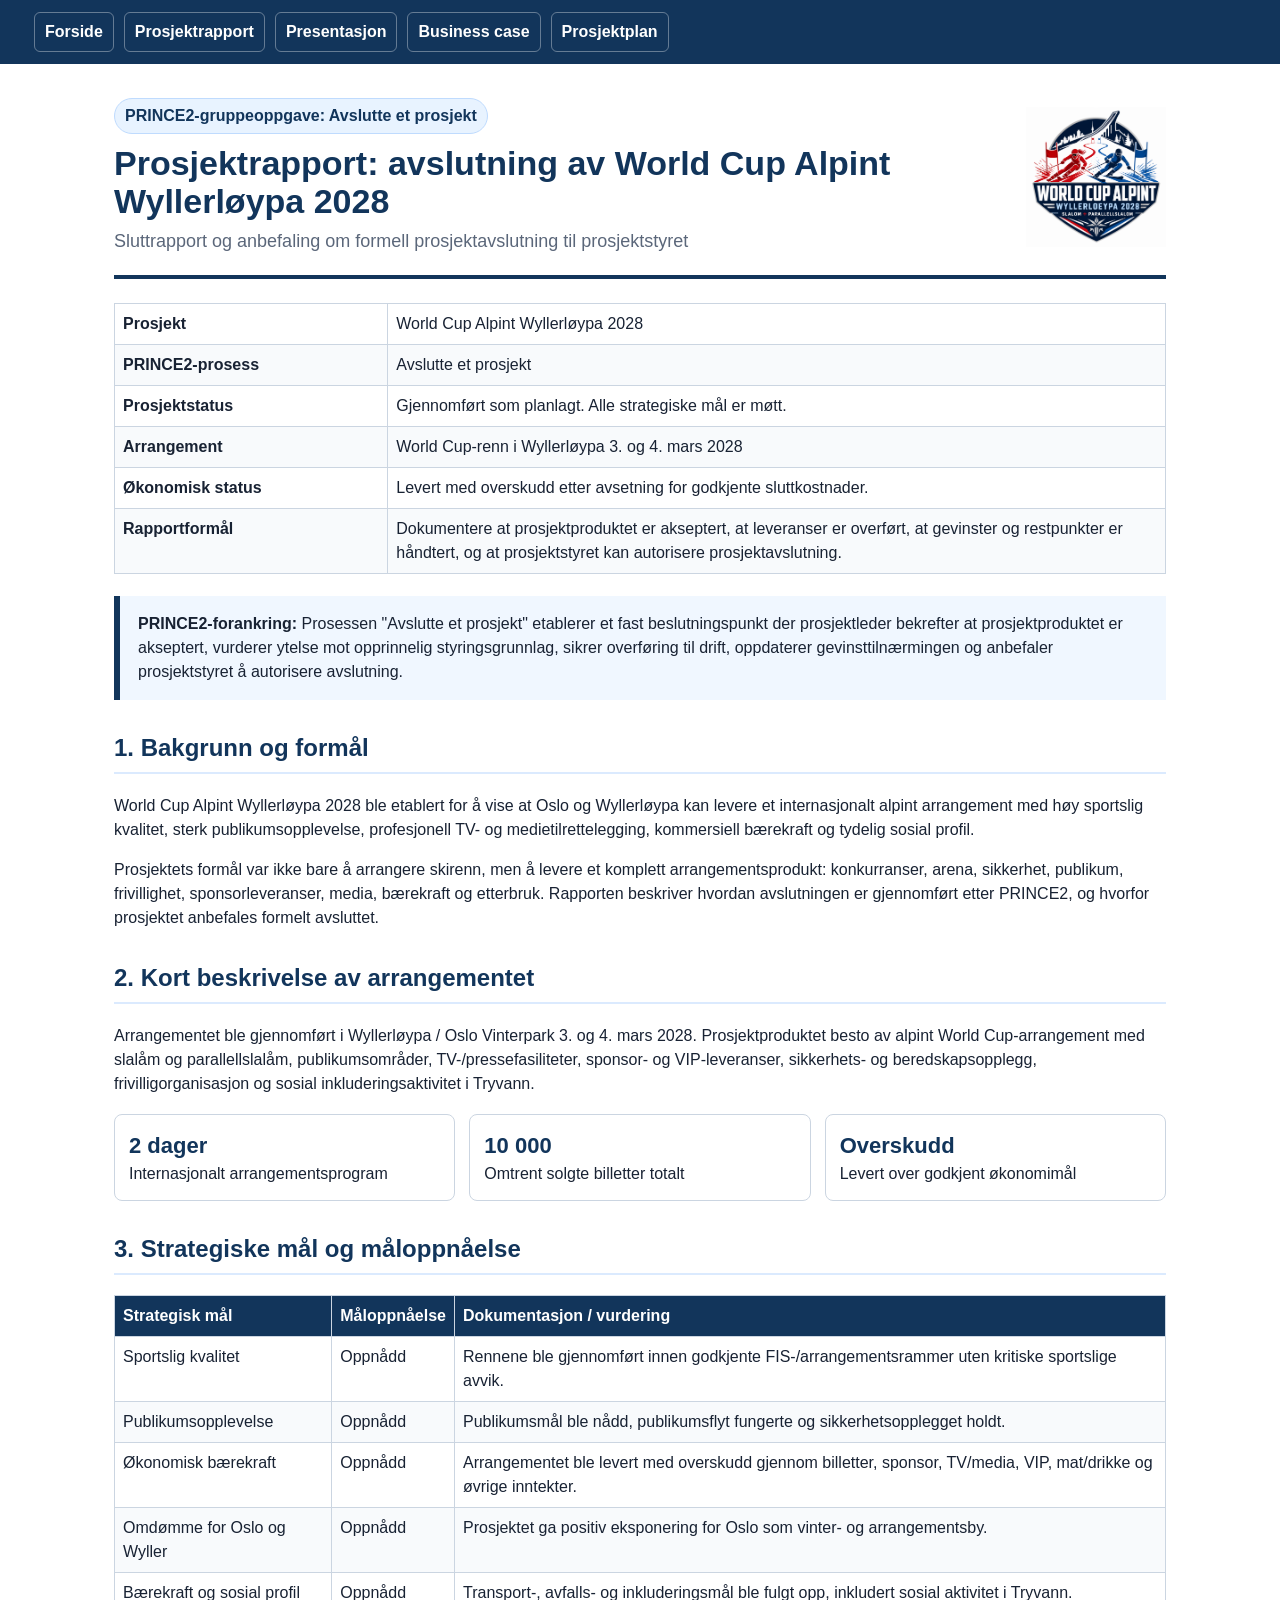
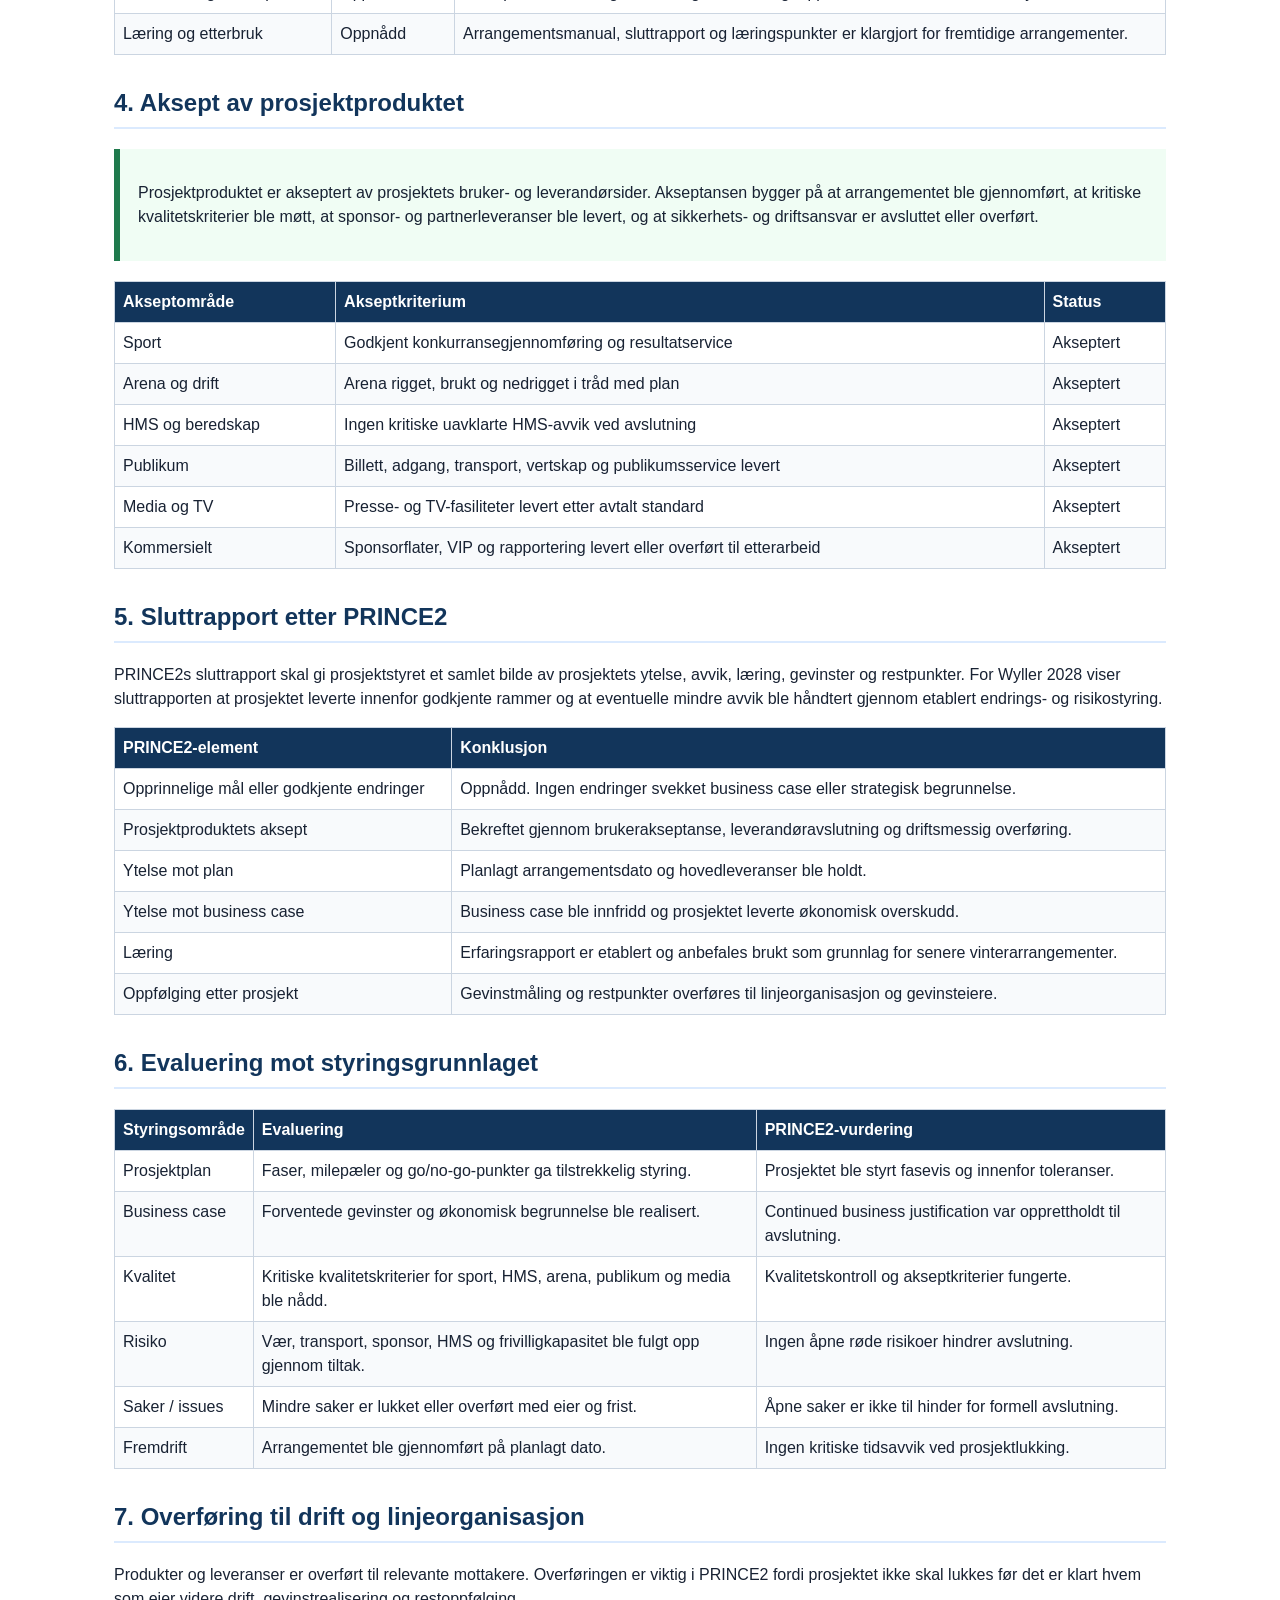
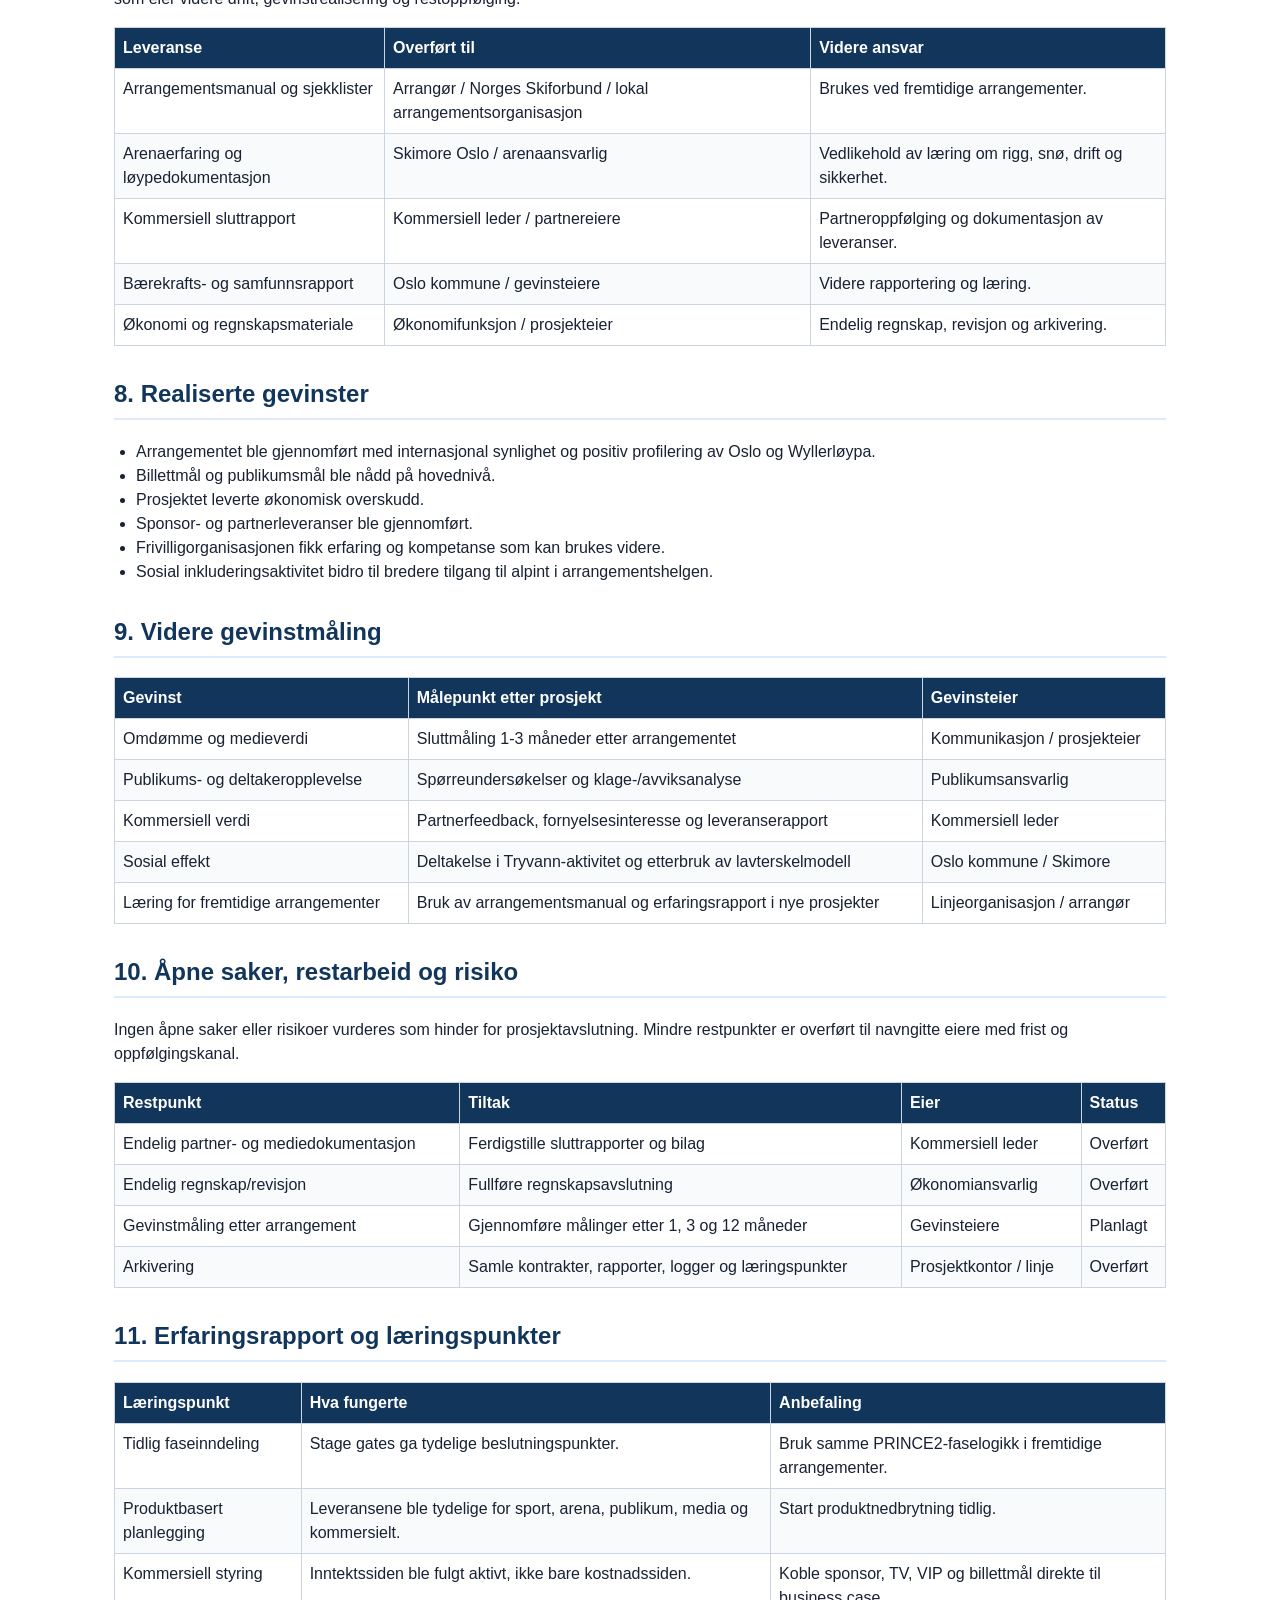
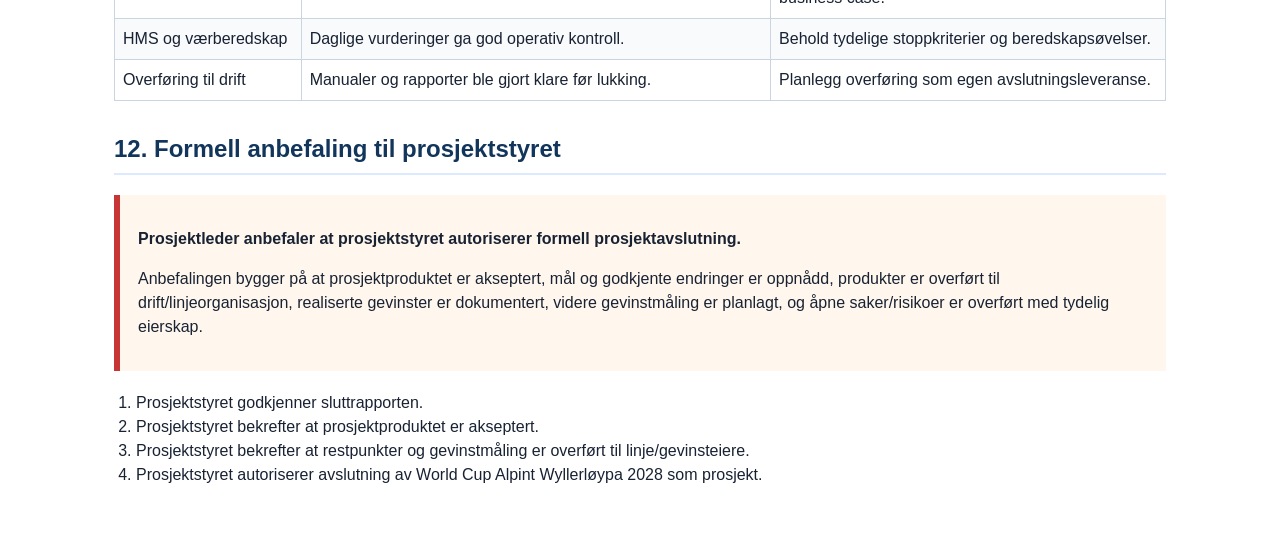
<file: documents/prosjektrapport.html>
<!doctype html>
<html lang="no">
<head>
  <meta charset="utf-8">
  <meta name="viewport" content="width=device-width, initial-scale=1">
  <title>Prosjektrapport - Avslutte et prosjekt - Wyllerløypa 2028</title>
  <style>
    :root{--ink:#182233;--muted:#5b677a;--blue:#12355b;--ice:#e8f3ff;--line:#cbd5e1;--panel:#f8fafc;--green:#1f7a4d;--red:#c73535}
    *{box-sizing:border-box}
    body{margin:0;font-family:Arial,Helvetica,sans-serif;color:var(--ink);line-height:1.5;background:#fff}
    .page{max-width:1120px;margin:0 auto;padding:34px}
    .site-nav{position:sticky;top:0;z-index:10;background:var(--blue);padding:12px 34px;display:flex;gap:10px;flex-wrap:wrap}
    .site-nav a{color:#fff;text-decoration:none;border:1px solid rgba(255,255,255,.35);border-radius:6px;padding:7px 10px;font-weight:700}
    .site-nav a:hover{background:rgba(255,255,255,.12)}
    .hero{display:grid;grid-template-columns:1fr 150px;gap:24px;align-items:center;border-bottom:4px solid var(--blue);padding-bottom:20px;margin-bottom:24px}
    .logo{width:140px;height:140px;object-fit:contain;justify-self:end}
    h1{margin:0;color:var(--blue);font-size:34px;line-height:1.12}
    h2{color:var(--blue);margin-top:30px;border-bottom:2px solid #dbeafe;padding-bottom:6px}
    h3{color:var(--blue);margin-top:22px}
    .subtitle{color:var(--muted);font-size:18px;margin:8px 0 0}
    .badge{display:inline-block;background:var(--ice);color:var(--blue);border:1px solid #bfdbfe;border-radius:999px;padding:5px 10px;font-weight:700;margin-bottom:10px}
    table{border-collapse:collapse;width:100%;margin:14px 0 22px}
    th{background:var(--blue);color:#fff;text-align:left}
    th,td{border:1px solid var(--line);padding:8px;vertical-align:top}
    tr:nth-child(even) td{background:var(--panel)}
    .meta td:first-child{font-weight:700;width:26%}
    .callout{background:#f0f7ff;border-left:6px solid var(--blue);padding:16px 18px;margin:20px 0}
    .accept{background:#f0fdf4;border-left:6px solid var(--green);padding:16px 18px;margin:20px 0}
    .close{background:#fff7ed;border-left:6px solid var(--red);padding:16px 18px;margin:20px 0}
    .grid{display:grid;grid-template-columns:repeat(3,minmax(0,1fr));gap:14px;margin:18px 0}
    .kpi{border:1px solid var(--line);border-radius:8px;padding:14px;background:#fff}
    .kpi strong{display:block;color:var(--blue);font-size:22px}
    ul,ol{padding-left:22px}
    @media print{.site-nav{display:none}.page{padding:18px}.hero{grid-template-columns:1fr 110px}.logo{width:100px;height:100px}body{font-size:12px}h1{font-size:26px}h2{break-after:avoid}table{break-inside:avoid}}
    @media(max-width:760px){.page{padding:20px}.site-nav{padding:10px 20px}.hero{grid-template-columns:1fr}.logo{justify-self:start}.grid{grid-template-columns:1fr}}
  </style>
</head>
<body>
<nav class="site-nav">
  <a href="../index.html">Forside</a>
  <a href="prosjektrapport.html">Prosjektrapport</a>
  <a href="presentasjon.html">Presentasjon</a>
  <a href="business-case.html">Business case</a>
  <a href="prosjektplan.html">Prosjektplan</a>
</nav>
<main class="page">
  <section class="hero">
    <div>
      <span class="badge">PRINCE2-gruppeoppgave: Avslutte et prosjekt</span>
      <h1>Prosjektrapport: avslutning av World Cup Alpint Wyllerløypa 2028</h1>
      <p class="subtitle">Sluttrapport og anbefaling om formell prosjektavslutning til prosjektstyret</p>
    </div>
    <img class="logo" src="../assets/logo.png" alt="World Cup Alpint Wyllerløypa 2028 logo">
  </section>

  <table class="meta">
    <tbody>
      <tr><td>Prosjekt</td><td>World Cup Alpint Wyllerløypa 2028</td></tr>
      <tr><td>PRINCE2-prosess</td><td>Avslutte et prosjekt</td></tr>
      <tr><td>Prosjektstatus</td><td>Gjennomført som planlagt. Alle strategiske mål er møtt.</td></tr>
      <tr><td>Arrangement</td><td>World Cup-renn i Wyllerløypa 3. og 4. mars 2028</td></tr>
      <tr><td>Økonomisk status</td><td>Levert med overskudd etter avsetning for godkjente sluttkostnader.</td></tr>
      <tr><td>Rapportformål</td><td>Dokumentere at prosjektproduktet er akseptert, at leveranser er overført, at gevinster og restpunkter er håndtert, og at prosjektstyret kan autorisere prosjektavslutning.</td></tr>
    </tbody>
  </table>

  <div class="callout">
    <strong>PRINCE2-forankring:</strong> Prosessen "Avslutte et prosjekt" etablerer et fast beslutningspunkt der prosjektleder bekrefter at prosjektproduktet er akseptert, vurderer ytelse mot opprinnelig styringsgrunnlag, sikrer overføring til drift, oppdaterer gevinsttilnærmingen og anbefaler prosjektstyret å autorisere avslutning.
  </div>

  <h2>1. Bakgrunn og formål</h2>
  <p>World Cup Alpint Wyllerløypa 2028 ble etablert for å vise at Oslo og Wyllerløypa kan levere et internasjonalt alpint arrangement med høy sportslig kvalitet, sterk publikumsopplevelse, profesjonell TV- og medietilrettelegging, kommersiell bærekraft og tydelig sosial profil.</p>
  <p>Prosjektets formål var ikke bare å arrangere skirenn, men å levere et komplett arrangementsprodukt: konkurranser, arena, sikkerhet, publikum, frivillighet, sponsorleveranser, media, bærekraft og etterbruk. Rapporten beskriver hvordan avslutningen er gjennomført etter PRINCE2, og hvorfor prosjektet anbefales formelt avsluttet.</p>

  <h2>2. Kort beskrivelse av arrangementet</h2>
  <p>Arrangementet ble gjennomført i Wyllerløypa / Oslo Vinterpark 3. og 4. mars 2028. Prosjektproduktet besto av alpint World Cup-arrangement med slalåm og parallellslalåm, publikumsområder, TV-/pressefasiliteter, sponsor- og VIP-leveranser, sikkerhets- og beredskapsopplegg, frivilligorganisasjon og sosial inkluderingsaktivitet i Tryvann.</p>

  <div class="grid">
    <div class="kpi"><strong>2 dager</strong>Internasjonalt arrangementsprogram</div>
    <div class="kpi"><strong>10 000</strong>Omtrent solgte billetter totalt</div>
    <div class="kpi"><strong>Overskudd</strong>Levert over godkjent økonomimål</div>
  </div>

  <h2>3. Strategiske mål og måloppnåelse</h2>
  <table>
    <thead><tr><th>Strategisk mål</th><th>Måloppnåelse</th><th>Dokumentasjon / vurdering</th></tr></thead>
    <tbody>
      <tr><td>Sportslig kvalitet</td><td>Oppnådd</td><td>Rennene ble gjennomført innen godkjente FIS-/arrangementsrammer uten kritiske sportslige avvik.</td></tr>
      <tr><td>Publikumsopplevelse</td><td>Oppnådd</td><td>Publikumsmål ble nådd, publikumsflyt fungerte og sikkerhetsopplegget holdt.</td></tr>
      <tr><td>Økonomisk bærekraft</td><td>Oppnådd</td><td>Arrangementet ble levert med overskudd gjennom billetter, sponsor, TV/media, VIP, mat/drikke og øvrige inntekter.</td></tr>
      <tr><td>Omdømme for Oslo og Wyller</td><td>Oppnådd</td><td>Prosjektet ga positiv eksponering for Oslo som vinter- og arrangementsby.</td></tr>
      <tr><td>Bærekraft og sosial profil</td><td>Oppnådd</td><td>Transport-, avfalls- og inkluderingsmål ble fulgt opp, inkludert sosial aktivitet i Tryvann.</td></tr>
      <tr><td>Læring og etterbruk</td><td>Oppnådd</td><td>Arrangementsmanual, sluttrapport og læringspunkter er klargjort for fremtidige arrangementer.</td></tr>
    </tbody>
  </table>

  <h2>4. Aksept av prosjektproduktet</h2>
  <div class="accept">
    <p>Prosjektproduktet er akseptert av prosjektets bruker- og leverandørsider. Akseptansen bygger på at arrangementet ble gjennomført, at kritiske kvalitetskriterier ble møtt, at sponsor- og partnerleveranser ble levert, og at sikkerhets- og driftsansvar er avsluttet eller overført.</p>
  </div>
  <table>
    <thead><tr><th>Akseptområde</th><th>Akseptkriterium</th><th>Status</th></tr></thead>
    <tbody>
      <tr><td>Sport</td><td>Godkjent konkurransegjennomføring og resultatservice</td><td>Akseptert</td></tr>
      <tr><td>Arena og drift</td><td>Arena rigget, brukt og nedrigget i tråd med plan</td><td>Akseptert</td></tr>
      <tr><td>HMS og beredskap</td><td>Ingen kritiske uavklarte HMS-avvik ved avslutning</td><td>Akseptert</td></tr>
      <tr><td>Publikum</td><td>Billett, adgang, transport, vertskap og publikumsservice levert</td><td>Akseptert</td></tr>
      <tr><td>Media og TV</td><td>Presse- og TV-fasiliteter levert etter avtalt standard</td><td>Akseptert</td></tr>
      <tr><td>Kommersielt</td><td>Sponsorflater, VIP og rapportering levert eller overført til etterarbeid</td><td>Akseptert</td></tr>
    </tbody>
  </table>

  <h2>5. Sluttrapport etter PRINCE2</h2>
  <p>PRINCE2s sluttrapport skal gi prosjektstyret et samlet bilde av prosjektets ytelse, avvik, læring, gevinster og restpunkter. For Wyller 2028 viser sluttrapporten at prosjektet leverte innenfor godkjente rammer og at eventuelle mindre avvik ble håndtert gjennom etablert endrings- og risikostyring.</p>
  <table>
    <thead><tr><th>PRINCE2-element</th><th>Konklusjon</th></tr></thead>
    <tbody>
      <tr><td>Opprinnelige mål eller godkjente endringer</td><td>Oppnådd. Ingen endringer svekket business case eller strategisk begrunnelse.</td></tr>
      <tr><td>Prosjektproduktets aksept</td><td>Bekreftet gjennom brukerakseptanse, leverandøravslutning og driftsmessig overføring.</td></tr>
      <tr><td>Ytelse mot plan</td><td>Planlagt arrangementsdato og hovedleveranser ble holdt.</td></tr>
      <tr><td>Ytelse mot business case</td><td>Business case ble innfridd og prosjektet leverte økonomisk overskudd.</td></tr>
      <tr><td>Læring</td><td>Erfaringsrapport er etablert og anbefales brukt som grunnlag for senere vinterarrangementer.</td></tr>
      <tr><td>Oppfølging etter prosjekt</td><td>Gevinstmåling og restpunkter overføres til linjeorganisasjon og gevinsteiere.</td></tr>
    </tbody>
  </table>

  <h2>6. Evaluering mot styringsgrunnlaget</h2>
  <table>
    <thead><tr><th>Styringsområde</th><th>Evaluering</th><th>PRINCE2-vurdering</th></tr></thead>
    <tbody>
      <tr><td>Prosjektplan</td><td>Faser, milepæler og go/no-go-punkter ga tilstrekkelig styring.</td><td>Prosjektet ble styrt fasevis og innenfor toleranser.</td></tr>
      <tr><td>Business case</td><td>Forventede gevinster og økonomisk begrunnelse ble realisert.</td><td>Continued business justification var opprettholdt til avslutning.</td></tr>
      <tr><td>Kvalitet</td><td>Kritiske kvalitetskriterier for sport, HMS, arena, publikum og media ble nådd.</td><td>Kvalitetskontroll og akseptkriterier fungerte.</td></tr>
      <tr><td>Risiko</td><td>Vær, transport, sponsor, HMS og frivilligkapasitet ble fulgt opp gjennom tiltak.</td><td>Ingen åpne røde risikoer hindrer avslutning.</td></tr>
      <tr><td>Saker / issues</td><td>Mindre saker er lukket eller overført med eier og frist.</td><td>Åpne saker er ikke til hinder for formell avslutning.</td></tr>
      <tr><td>Fremdrift</td><td>Arrangementet ble gjennomført på planlagt dato.</td><td>Ingen kritiske tidsavvik ved prosjektlukking.</td></tr>
    </tbody>
  </table>

  <h2>7. Overføring til drift og linjeorganisasjon</h2>
  <p>Produkter og leveranser er overført til relevante mottakere. Overføringen er viktig i PRINCE2 fordi prosjektet ikke skal lukkes før det er klart hvem som eier videre drift, gevinstrealisering og restoppfølging.</p>
  <table>
    <thead><tr><th>Leveranse</th><th>Overført til</th><th>Videre ansvar</th></tr></thead>
    <tbody>
      <tr><td>Arrangementsmanual og sjekklister</td><td>Arrangør / Norges Skiforbund / lokal arrangementsorganisasjon</td><td>Brukes ved fremtidige arrangementer.</td></tr>
      <tr><td>Arenaerfaring og løypedokumentasjon</td><td>Skimore Oslo / arenaansvarlig</td><td>Vedlikehold av læring om rigg, snø, drift og sikkerhet.</td></tr>
      <tr><td>Kommersiell sluttrapport</td><td>Kommersiell leder / partnereiere</td><td>Partneroppfølging og dokumentasjon av leveranser.</td></tr>
      <tr><td>Bærekrafts- og samfunnsrapport</td><td>Oslo kommune / gevinsteiere</td><td>Videre rapportering og læring.</td></tr>
      <tr><td>Økonomi og regnskapsmateriale</td><td>Økonomifunksjon / prosjekteier</td><td>Endelig regnskap, revisjon og arkivering.</td></tr>
    </tbody>
  </table>

  <h2>8. Realiserte gevinster</h2>
  <ul>
    <li>Arrangementet ble gjennomført med internasjonal synlighet og positiv profilering av Oslo og Wyllerløypa.</li>
    <li>Billettmål og publikumsmål ble nådd på hovednivå.</li>
    <li>Prosjektet leverte økonomisk overskudd.</li>
    <li>Sponsor- og partnerleveranser ble gjennomført.</li>
    <li>Frivilligorganisasjonen fikk erfaring og kompetanse som kan brukes videre.</li>
    <li>Sosial inkluderingsaktivitet bidro til bredere tilgang til alpint i arrangementshelgen.</li>
  </ul>

  <h2>9. Videre gevinstmåling</h2>
  <table>
    <thead><tr><th>Gevinst</th><th>Målepunkt etter prosjekt</th><th>Gevinsteier</th></tr></thead>
    <tbody>
      <tr><td>Omdømme og medieverdi</td><td>Sluttmåling 1-3 måneder etter arrangementet</td><td>Kommunikasjon / prosjekteier</td></tr>
      <tr><td>Publikums- og deltakeropplevelse</td><td>Spørreundersøkelser og klage-/avviksanalyse</td><td>Publikumsansvarlig</td></tr>
      <tr><td>Kommersiell verdi</td><td>Partnerfeedback, fornyelsesinteresse og leveranserapport</td><td>Kommersiell leder</td></tr>
      <tr><td>Sosial effekt</td><td>Deltakelse i Tryvann-aktivitet og etterbruk av lavterskelmodell</td><td>Oslo kommune / Skimore</td></tr>
      <tr><td>Læring for fremtidige arrangementer</td><td>Bruk av arrangementsmanual og erfaringsrapport i nye prosjekter</td><td>Linjeorganisasjon / arrangør</td></tr>
    </tbody>
  </table>

  <h2>10. Åpne saker, restarbeid og risiko</h2>
  <p>Ingen åpne saker eller risikoer vurderes som hinder for prosjektavslutning. Mindre restpunkter er overført til navngitte eiere med frist og oppfølgingskanal.</p>
  <table>
    <thead><tr><th>Restpunkt</th><th>Tiltak</th><th>Eier</th><th>Status</th></tr></thead>
    <tbody>
      <tr><td>Endelig partner- og mediedokumentasjon</td><td>Ferdigstille sluttrapporter og bilag</td><td>Kommersiell leder</td><td>Overført</td></tr>
      <tr><td>Endelig regnskap/revisjon</td><td>Fullføre regnskapsavslutning</td><td>Økonomiansvarlig</td><td>Overført</td></tr>
      <tr><td>Gevinstmåling etter arrangement</td><td>Gjennomføre målinger etter 1, 3 og 12 måneder</td><td>Gevinsteiere</td><td>Planlagt</td></tr>
      <tr><td>Arkivering</td><td>Samle kontrakter, rapporter, logger og læringspunkter</td><td>Prosjektkontor / linje</td><td>Overført</td></tr>
    </tbody>
  </table>

  <h2>11. Erfaringsrapport og læringspunkter</h2>
  <table>
    <thead><tr><th>Læringspunkt</th><th>Hva fungerte</th><th>Anbefaling</th></tr></thead>
    <tbody>
      <tr><td>Tidlig faseinndeling</td><td>Stage gates ga tydelige beslutningspunkter.</td><td>Bruk samme PRINCE2-faselogikk i fremtidige arrangementer.</td></tr>
      <tr><td>Produktbasert planlegging</td><td>Leveransene ble tydelige for sport, arena, publikum, media og kommersielt.</td><td>Start produktnedbrytning tidlig.</td></tr>
      <tr><td>Kommersiell styring</td><td>Inntektssiden ble fulgt aktivt, ikke bare kostnadssiden.</td><td>Koble sponsor, TV, VIP og billettmål direkte til business case.</td></tr>
      <tr><td>HMS og værberedskap</td><td>Daglige vurderinger ga god operativ kontroll.</td><td>Behold tydelige stoppkriterier og beredskapsøvelser.</td></tr>
      <tr><td>Overføring til drift</td><td>Manualer og rapporter ble gjort klare før lukking.</td><td>Planlegg overføring som egen avslutningsleveranse.</td></tr>
    </tbody>
  </table>

  <h2>12. Formell anbefaling til prosjektstyret</h2>
  <div class="close">
    <p><strong>Prosjektleder anbefaler at prosjektstyret autoriserer formell prosjektavslutning.</strong></p>
    <p>Anbefalingen bygger på at prosjektproduktet er akseptert, mål og godkjente endringer er oppnådd, produkter er overført til drift/linjeorganisasjon, realiserte gevinster er dokumentert, videre gevinstmåling er planlagt, og åpne saker/risikoer er overført med tydelig eierskap.</p>
  </div>
  <ol>
    <li>Prosjektstyret godkjenner sluttrapporten.</li>
    <li>Prosjektstyret bekrefter at prosjektproduktet er akseptert.</li>
    <li>Prosjektstyret bekrefter at restpunkter og gevinstmåling er overført til linje/gevinsteiere.</li>
    <li>Prosjektstyret autoriserer avslutning av World Cup Alpint Wyllerløypa 2028 som prosjekt.</li>
  </ol>
</main>
</body>
</html>
</file>
<file: styles.css>
:root {
  --ink: #172033;
  --muted: #5b677a;
  --line: #d7dee8;
  --panel: #f5f8fc;
  --blue: #12355b;
  --ice: #e8f3ff;
  --red: #c73535;
}

* {
  box-sizing: border-box;
}

body {
  margin: 0;
  font-family: Arial, Helvetica, sans-serif;
  color: var(--ink);
  background: #ffffff;
  line-height: 1.5;
}

.shell {
  max-width: 1180px;
  margin: 0 auto;
  padding: 28px;
}

header {
  border-bottom: 1px solid var(--line);
  background: linear-gradient(180deg, #ffffff 0%, #f7fbff 100%);
}

.topbar {
  display: flex;
  align-items: center;
  gap: 18px;
}

.logo {
  width: 76px;
  height: 76px;
  object-fit: contain;
}

h1 {
  margin: 0;
  color: var(--blue);
  font-size: 32px;
  line-height: 1.15;
}

.subtitle {
  margin: 6px 0 0;
  color: var(--muted);
  font-size: 16px;
}

nav {
  display: flex;
  flex-wrap: wrap;
  gap: 10px;
  margin-top: 22px;
}

nav a,
.button {
  display: inline-flex;
  align-items: center;
  justify-content: center;
  min-height: 40px;
  padding: 9px 14px;
  border: 1px solid var(--line);
  border-radius: 6px;
  color: var(--blue);
  background: #ffffff;
  text-decoration: none;
  font-weight: 700;
}

nav a:hover,
.button:hover {
  background: var(--ice);
}

.button.primary {
  color: #ffffff;
  background: var(--blue);
  border-color: var(--blue);
}

main {
  padding: 32px 0 48px;
}

.section-title {
  margin: 0 0 16px;
  color: var(--blue);
  font-size: 24px;
}

.grid {
  display: grid;
  grid-template-columns: repeat(2, minmax(0, 1fr));
  gap: 18px;
}

.card {
  border: 1px solid var(--line);
  border-radius: 8px;
  padding: 22px;
  background: #ffffff;
}

.card h2 {
  margin: 0 0 8px;
  color: var(--blue);
  font-size: 22px;
}

.card p {
  margin: 0 0 18px;
  color: var(--muted);
}

.actions {
  display: flex;
  flex-wrap: wrap;
  gap: 10px;
}

.summary {
  margin-top: 24px;
  padding: 20px;
  border-left: 5px solid var(--red);
  background: var(--panel);
}

.summary h2 {
  margin: 0 0 8px;
  color: var(--blue);
}

.summary ul {
  margin: 10px 0 0;
  padding-left: 20px;
}

footer {
  border-top: 1px solid var(--line);
  color: var(--muted);
  font-size: 13px;
}

@media (max-width: 760px) {
  .shell {
    padding: 20px;
  }

  .topbar {
    align-items: flex-start;
  }

  .logo {
    width: 58px;
    height: 58px;
  }

  h1 {
    font-size: 25px;
  }

  .grid {
    grid-template-columns: 1fr;
  }
}
</file>
